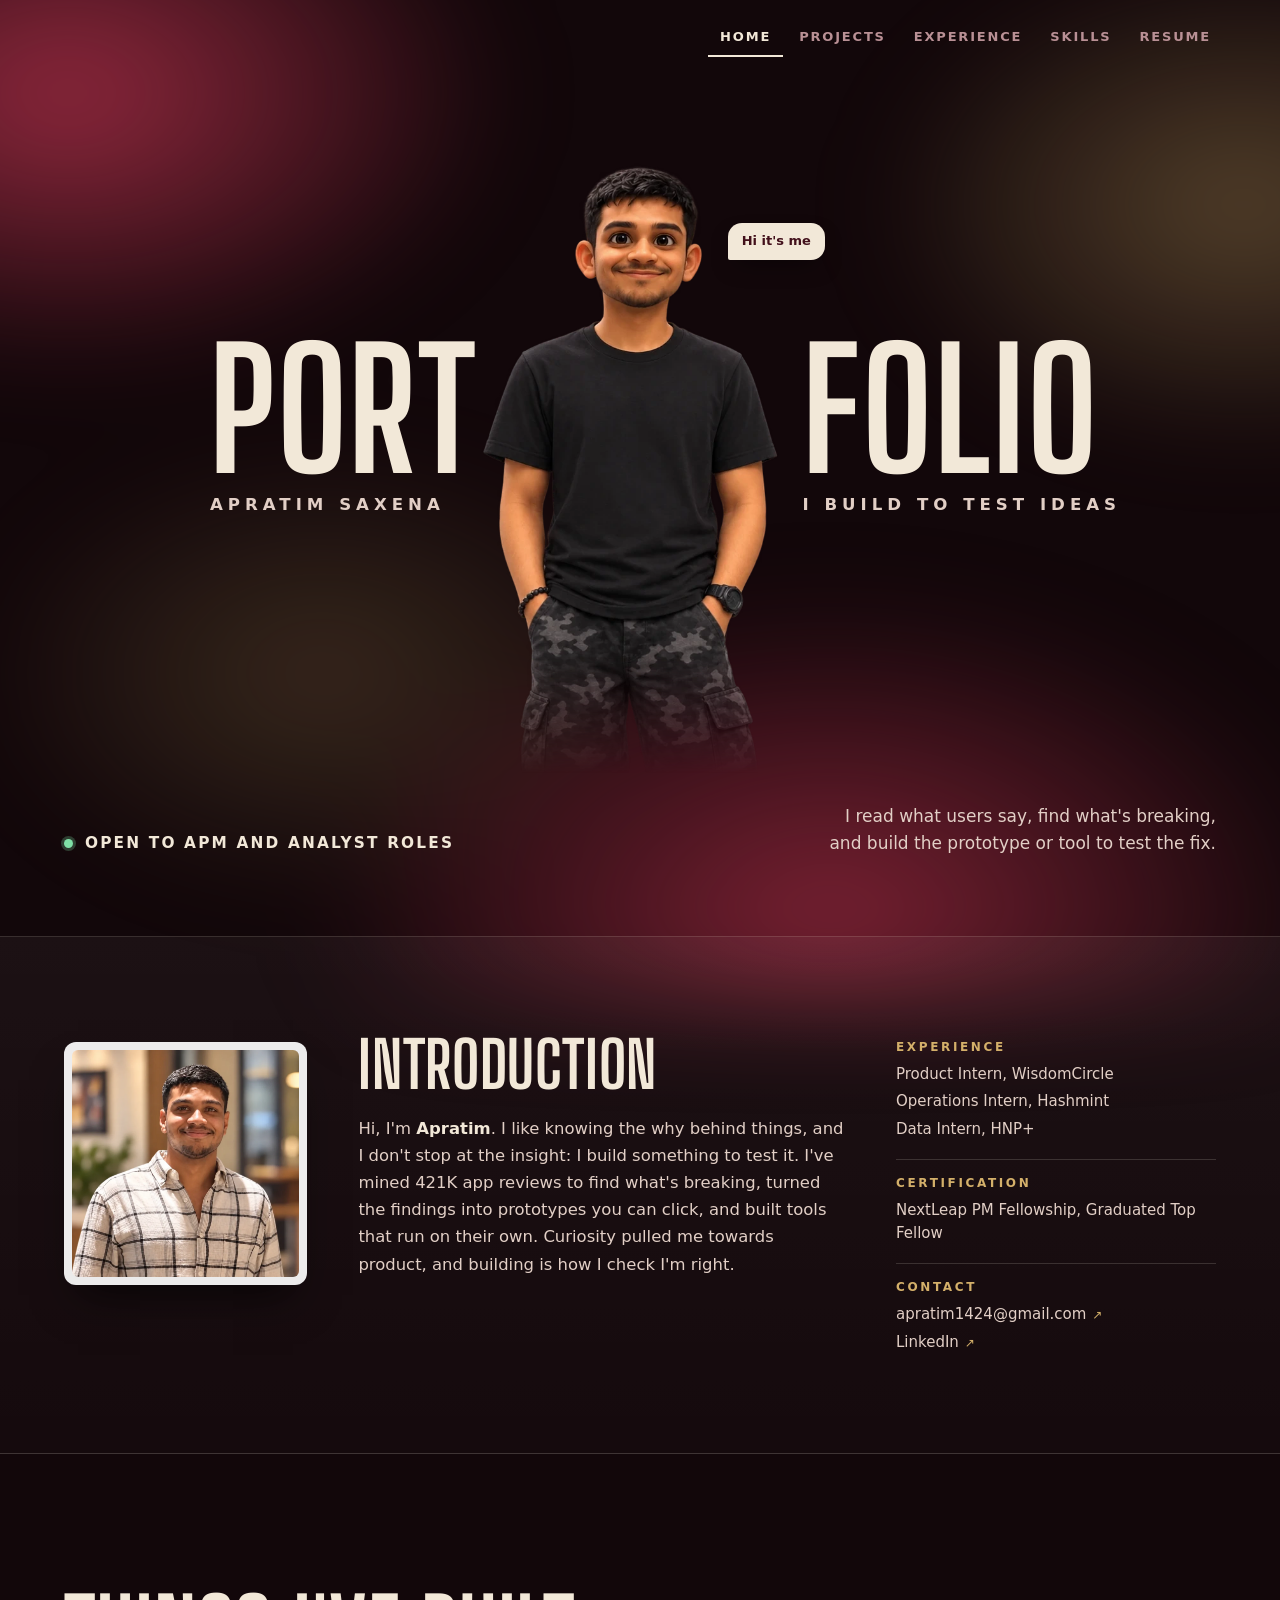
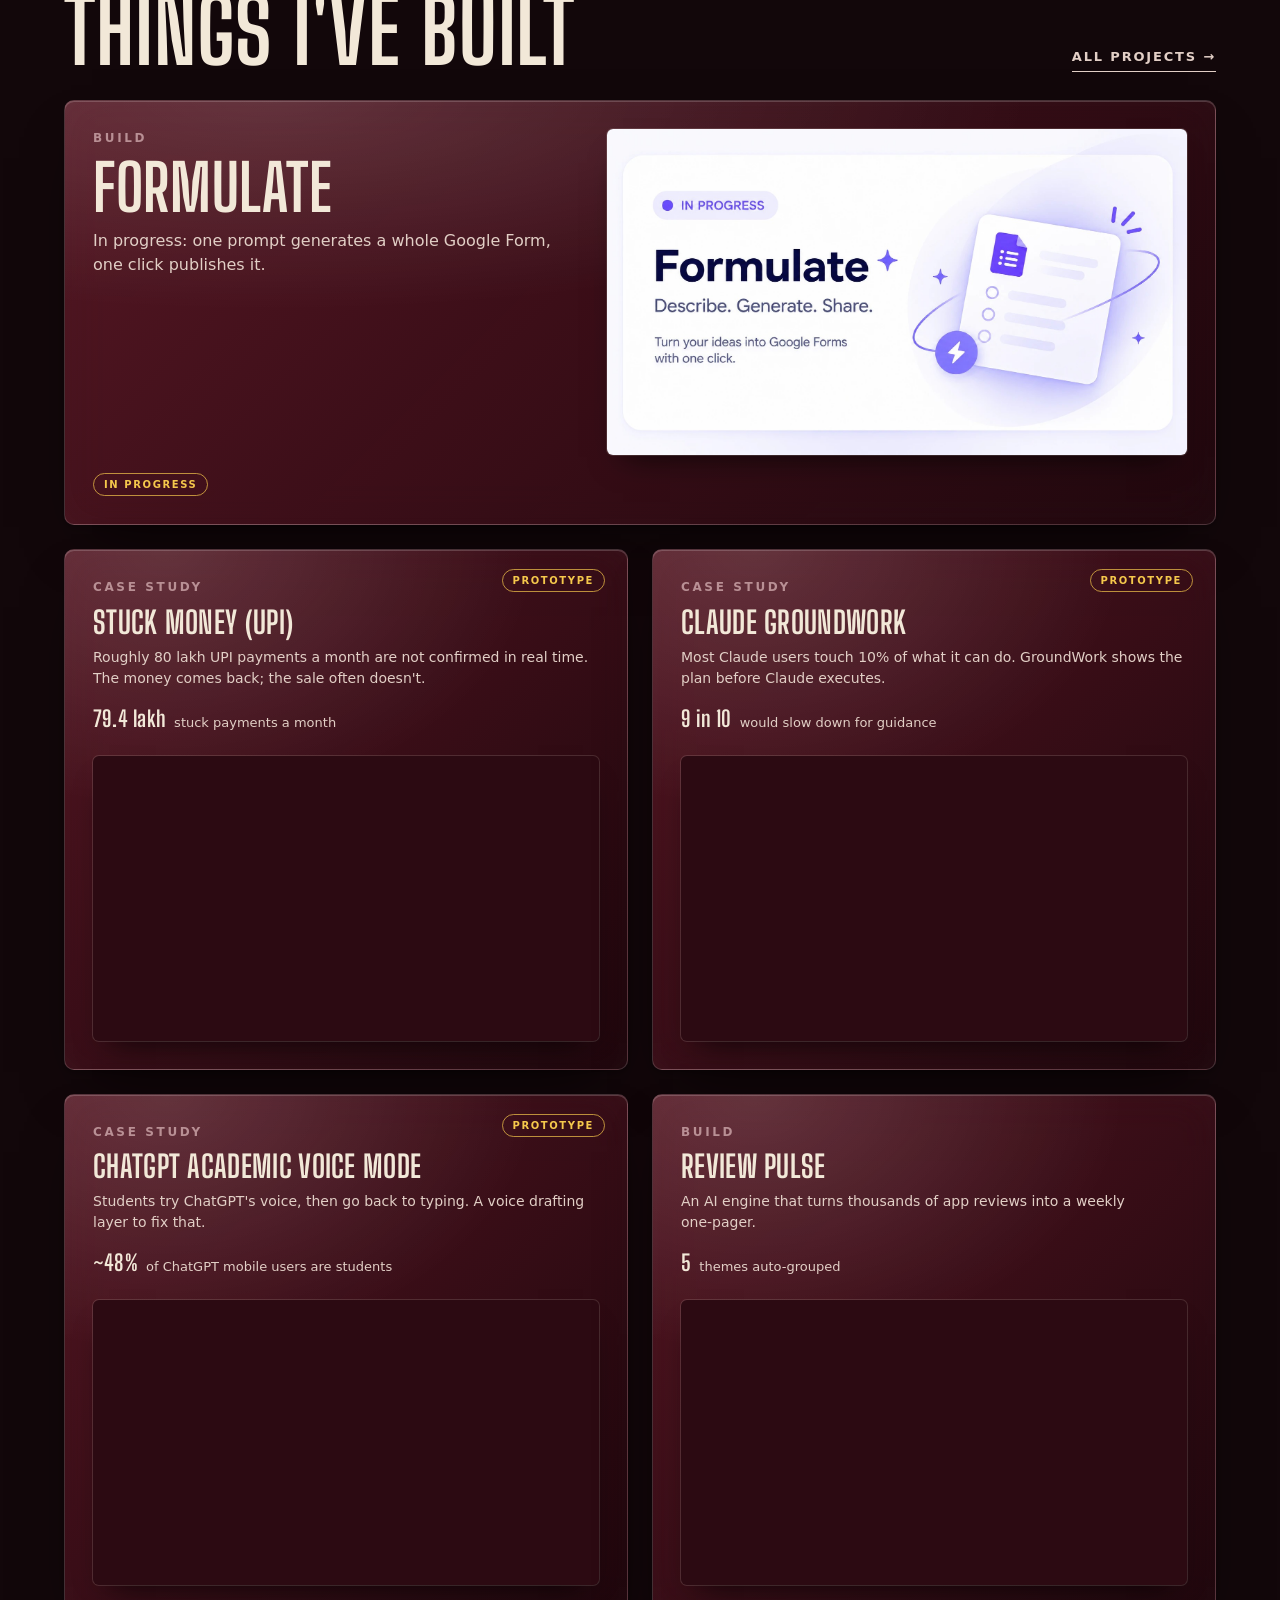
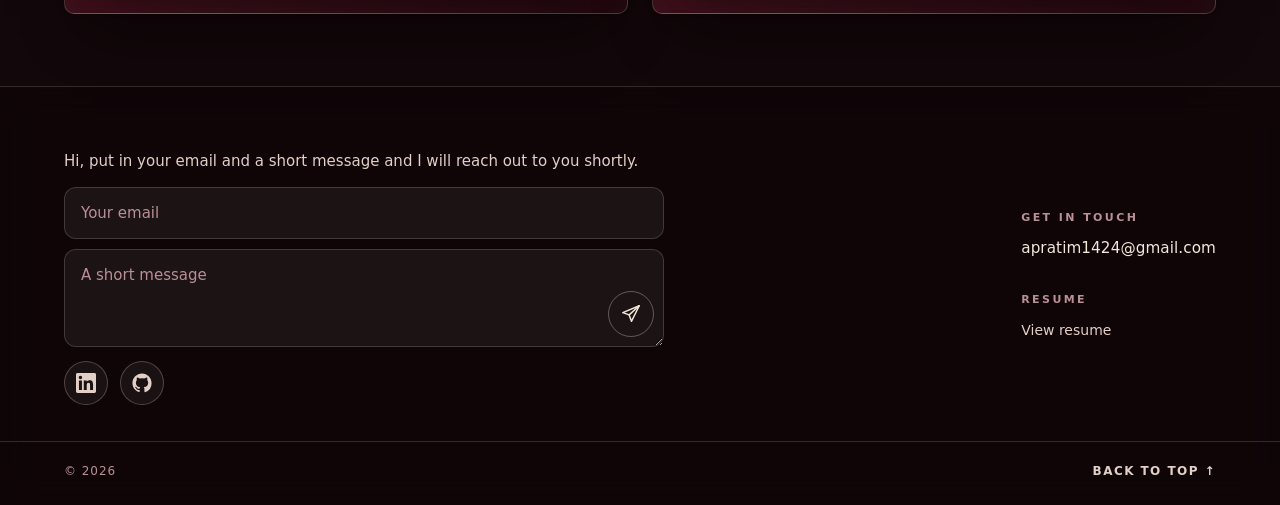
<file: index.html>
<!doctype html>
<html lang="en">
<head>
  <meta charset="utf-8">
  <meta name="viewport" content="width=device-width, initial-scale=1, viewport-fit=cover">
  <title>Portfolio-Apratim</title>
  <meta name="description" content="Apratim Saxena, aspiring APM who builds. I find what's breaking in real products from real data, then build the prototype or tool to test the fix. Open to APM and Analyst roles.">
  <link rel="canonical" href="https://apratim-1407.github.io/">
  <meta property="og:type" content="website">
  <meta property="og:site_name" content="Portfolio-Apratim">
  <meta property="og:title" content="Portfolio-Apratim">
  <meta property="og:description" content="Apratim Saxena, aspiring APM who builds. I find what's breaking in real products from real data, then build the prototype or tool to test the fix. Open to APM and Analyst roles.">
  <meta property="og:url" content="https://apratim-1407.github.io/">
  <meta property="og:image" content="https://apratim-1407.github.io/assets/og-preview-pm.png">
  <meta property="og:image:width" content="1200">
  <meta property="og:image:height" content="630">
  <meta property="og:image:alt" content="Apratim Saxena, aspiring APM who builds. Portfolio.">
  <meta name="twitter:card" content="summary_large_image">
  <meta name="twitter:title" content="Portfolio-Apratim">
  <meta name="twitter:description" content="Apratim Saxena, aspiring APM who builds. I find what's breaking in real products from real data, then build the prototype or tool to test the fix. Open to APM and Analyst roles.">
  <meta name="twitter:image" content="https://apratim-1407.github.io/assets/og-preview-pm.png">
  <meta name="color-scheme" content="dark">
  <meta name="theme-color" content="#12070a">
  <link rel="icon" href="data:image/svg+xml,<svg xmlns='http://www.w3.org/2000/svg' viewBox='0 0 100 100'><rect width='100' height='100' rx='14' fill='%235f1726'/><text x='50' y='72' font-size='64' font-weight='700' text-anchor='middle' fill='%23efe8d6' font-family='Arial Narrow, Arial'>A</text></svg>">
  <link rel="preconnect" href="https://fonts.googleapis.com">
  <link rel="preconnect" href="https://fonts.gstatic.com" crossorigin>
  <link rel="preconnect" href="https://api.fontshare.com">
  <link rel="preconnect" href="https://cdn.fontshare.com" crossorigin>
  <link href="https://fonts.googleapis.com/css2?family=Big+Shoulders+Display:wght@600;700;800&display=swap" rel="stylesheet">
  <link href="https://api.fontshare.com/v2/css?f[]=satoshi@400,500,700&display=swap" rel="stylesheet">
  <link rel="stylesheet" crossorigin href="/_build/styles-DkQitfq8.css">
  <script>window.__v="1794485933627"</script>
</head>
<body data-page="home">
<div id="top"></div>

<header class="nav">
  <div class="wrap">
    <a class="brand" href="index.html" translate="no">Apratim Saxena</a>
    <nav class="links" aria-label="Main">
      <a href="index.html" data-page="home">Home</a>
      <a href="projects.html" data-page="projects">Projects</a>
      <a href="experience.html" data-page="experience">Experience</a>
      <a href="skills.html" data-page="skills">Skills</a>
      <a class="resume-link" href="assets/resume.pdf" target="_blank" rel="noopener">Resume</a>
    </nav>
  </div>
</header>

<main id="main" class="wrap">
  <section class="slide hero" aria-label="Cover">
    <h1 style="position:absolute;width:1px;height:1px;overflow:hidden;clip:rect(0 0 0 0)">Apratim Saxena, aspiring APM who builds: portfolio</h1>
    <div class="cover">
      <div class="w1"><span class="word" aria-hidden="true">Port</span><div class="sub" translate="no">Apratim Saxena</div></div>
      <div class="figure" role="button" tabindex="0" aria-label="Apratim. Tap to change the speech bubble.">
        <span class="figbox">
          <img src="/_build/me-hero-aPEJI04K.webp" alt="Illustrated portrait of Apratim Saxena" width="509" height="968" fetchpriority="high">
          <img class="blink l" src="[data-uri]" alt="" aria-hidden="true">
          <img class="blink r" src="[data-uri]" alt="" aria-hidden="true">
        </span>
        <span class="cap" aria-live="polite">Hi it's me</span>
      </div>
      <div class="w2"><span class="word" aria-hidden="true">Folio</span><div class="sub">I build to test ideas</div></div>
    </div>
    <div class="hero-foot">
      <span class="avail"><i aria-hidden="true"></i>Open to APM and Analyst roles</span>
      <p>I read what users say, find what's breaking, and build the prototype or tool to test the fix.</p>
    </div>
  </section>

  <section class="slide intro rv" aria-labelledby="intro-title">
    <figure class="portrait">
      <img src="/_build/me-photo-DbpDATzK.webp" alt="Apratim Saxena" width="900" height="900" decoding="async">
    </figure>
    <div class="intro-text">
      <h2 id="intro-title">Introduction</h2>
      <p class="lead">Hi, I'm <b>Apratim</b>. I like knowing the why behind things, and I don't stop at the insight: I build something to test it. I've mined 421K app reviews to find what's breaking, turned the findings into prototypes you can click, and built tools that run on their own. Curiosity pulled me towards product, and building is how I check I'm right.</p>
    </div>
    <aside class="frame" aria-label="At a glance">
      <div><h3>Experience</h3><ul><li>Product Intern, WisdomCircle</li><li>Operations Intern, Hashmint</li><li>Data Intern, HNP+</li></ul></div>
      <div><h3>Certification</h3><ul><li>NextLeap PM Fellowship, Graduated Top Fellow</li></ul></div>
      <div><h3>Contact</h3><ul><li><a class="ext" href="mailto:apratim1424@gmail.com" translate="no">apratim1424@gmail.com<span class="arr" aria-hidden="true">↗</span></a></li><li><a class="ext" href="https://www.linkedin.com/in/apratim-saxena/" target="_blank" rel="noopener">LinkedIn<span class="arr" aria-hidden="true">↗</span></a></li></ul></div>
    </aside>
  </section>

  <section class="sec" id="sec-work" aria-labelledby="work-title">
    <div class="sec-head">
      <h2 id="work-title">Things I've built</h2>
      <a class="link" href="projects.html">All <span data-count></span> projects →</a>
    </div>
    <ul class="deck" id="featured"></ul>
  </section>
</main>

<div class="scrim" aria-hidden="true"></div>
<div class="win" id="win" role="dialog" aria-modal="true" aria-label="Project viewer">
  <div class="bar">
    <div class="lights">
      <button class="r" type="button" data-act="close" aria-label="Close"></button>
      <button class="g" type="button" data-act="max" aria-label="Maximise"></button>
    </div>
    <div class="crumb"></div>
    <div class="bar-r">
      <span class="count"></span>
      <button class="icon" type="button" data-act="prev" aria-label="Previous project">←</button>
      <button class="icon" type="button" data-act="next" aria-label="Next project">→</button>
      <button class="icon close" type="button" data-act="close" aria-label="Close">✕</button>
    </div>
  </div>
  <div class="win-body">
    <div class="win-info"></div>
    <div class="stage">
      <div class="stage-bar">
        <div class="tabs" role="tablist"></div>
        <span class="hint"><kbd>←</kbd><kbd>→</kbd> to browse, <kbd>esc</kbd> to close</span>
        <a class="btn sm open-full" target="_blank" rel="noopener">Open full ↗</a>
      </div>
      <div class="viewer"></div>
    </div>
  </div>
  <div class="win-nav" aria-label="Browse projects">
    <button class="wn-btn" type="button" data-act="prev" aria-label="Previous project">←</button>
    <span class="count" aria-live="polite"></span>
    <button class="wn-btn" type="button" data-act="next" aria-label="Next project">→</button>
  </div>
</div>

<footer class="site-foot">
  <div class="wrap foot-main">
    <div class="foot-left">
      <form class="msg-form" action="https://formsubmit.co/apratim1424@gmail.com" method="POST" novalidate>
        <p class="msg-intro" id="msg-intro">Hi, put in your email and a short message and I will reach out to you shortly.</p>
        <div class="msg-fields">
          <label class="vh" for="msg-email">Your email</label>
          <input id="msg-email" class="msg-box" type="email" name="email" placeholder="Your email" autocomplete="email" inputmode="email" required aria-describedby="msg-intro">
          <label class="vh" for="msg-text">Your message</label>
          <div class="msg-wrap">
            <textarea id="msg-text" class="msg-box" name="message" rows="3" placeholder="A short message" maxlength="2000" required></textarea>
            <button class="msg-send" type="submit" aria-label="Send message">
              <svg viewBox="0 0 24 24" aria-hidden="true"><path d="M21 3 3 10.5l7 2.5 2.5 7z"/><path d="M21 3 10 13"/></svg>
            </button>
          </div>
          <input type="text" name="_honey" class="vh" tabindex="-1" autocomplete="off" aria-hidden="true">
          <input type="hidden" name="_subject" value="New message from your portfolio">
          <input type="hidden" name="_template" value="table">
          <input type="hidden" name="_captcha" value="false">
        </div>
        <p class="msg-status" role="status" aria-live="polite"></p>
      </form>
      <ul class="socials" aria-label="Social links">
        <li><a href="https://www.linkedin.com/in/apratim-saxena/" target="_blank" rel="noopener" aria-label="LinkedIn" title="LinkedIn"><svg viewBox="0 0 24 24" aria-hidden="true"><path d="M20.45 20.45h-3.56v-5.57c0-1.33-.03-3.04-1.85-3.04-1.85 0-2.14 1.45-2.14 2.94v5.67H9.35V9h3.41v1.56h.05c.48-.9 1.64-1.85 3.37-1.85 3.6 0 4.27 2.37 4.27 5.46v6.28zM5.34 7.43a2.06 2.06 0 1 1 0-4.12 2.06 2.06 0 0 1 0 4.12zM7.12 20.45H3.56V9h3.56v11.45zM22.22 0H1.77C.79 0 0 .77 0 1.73v20.54C0 23.23.79 24 1.77 24h20.45c.98 0 1.78-.77 1.78-1.73V1.73C24 .77 23.2 0 22.22 0z"/></svg></a></li>
        <li><a href="https://github.com/apratim-1407" target="_blank" rel="noopener" aria-label="GitHub" title="GitHub"><svg viewBox="0 0 24 24" aria-hidden="true"><path d="M12 .5C5.65.5.5 5.65.5 12c0 5.08 3.29 9.39 7.86 10.91.58.11.79-.25.79-.56v-2c-3.2.7-3.87-1.37-3.87-1.37-.52-1.33-1.28-1.69-1.28-1.69-1.05-.72.08-.7.08-.7 1.15.08 1.76 1.19 1.76 1.19 1.03 1.76 2.7 1.25 3.36.96.1-.75.4-1.25.73-1.54-2.55-.29-5.24-1.28-5.24-5.69 0-1.26.45-2.28 1.19-3.09-.12-.29-.52-1.46.11-3.05 0 0 .97-.31 3.17 1.18a11 11 0 0 1 5.77 0c2.2-1.49 3.17-1.18 3.17-1.18.63 1.59.23 2.76.11 3.05.74.81 1.19 1.83 1.19 3.09 0 4.42-2.69 5.39-5.26 5.68.41.36.78 1.06.78 2.14v3.17c0 .31.21.68.8.56A11.51 11.51 0 0 0 23.5 12C23.5 5.65 18.35.5 12 .5z"/></svg></a></li>
      </ul>
    </div>
    <div class="foot-grid">
      <div class="foot-contact">
        <h2>Get in touch</h2>
        <a class="foot-mail" href="mailto:apratim1424@gmail.com" translate="no">apratim1424@gmail.com</a>
      </div>
      <div class="foot-resumes">
        <h2>Resume</h2>
        <ul>
          <li><a href="assets/resume.pdf" target="_blank" rel="noopener">View resume</a></li>
        </ul>
      </div>
    </div>
  </div>
  <div class="wrap foot-row">
    <span>© <span data-year></span></span>
    <button class="to-top" type="button">Back to top <span class="up" aria-hidden="true">↑</span></button>
  </div>
</footer>

<script src="data.js?v=1794485933627"></script>
<script src="main.js?v=1794485933627"></script>
</body>
</html>
</file>
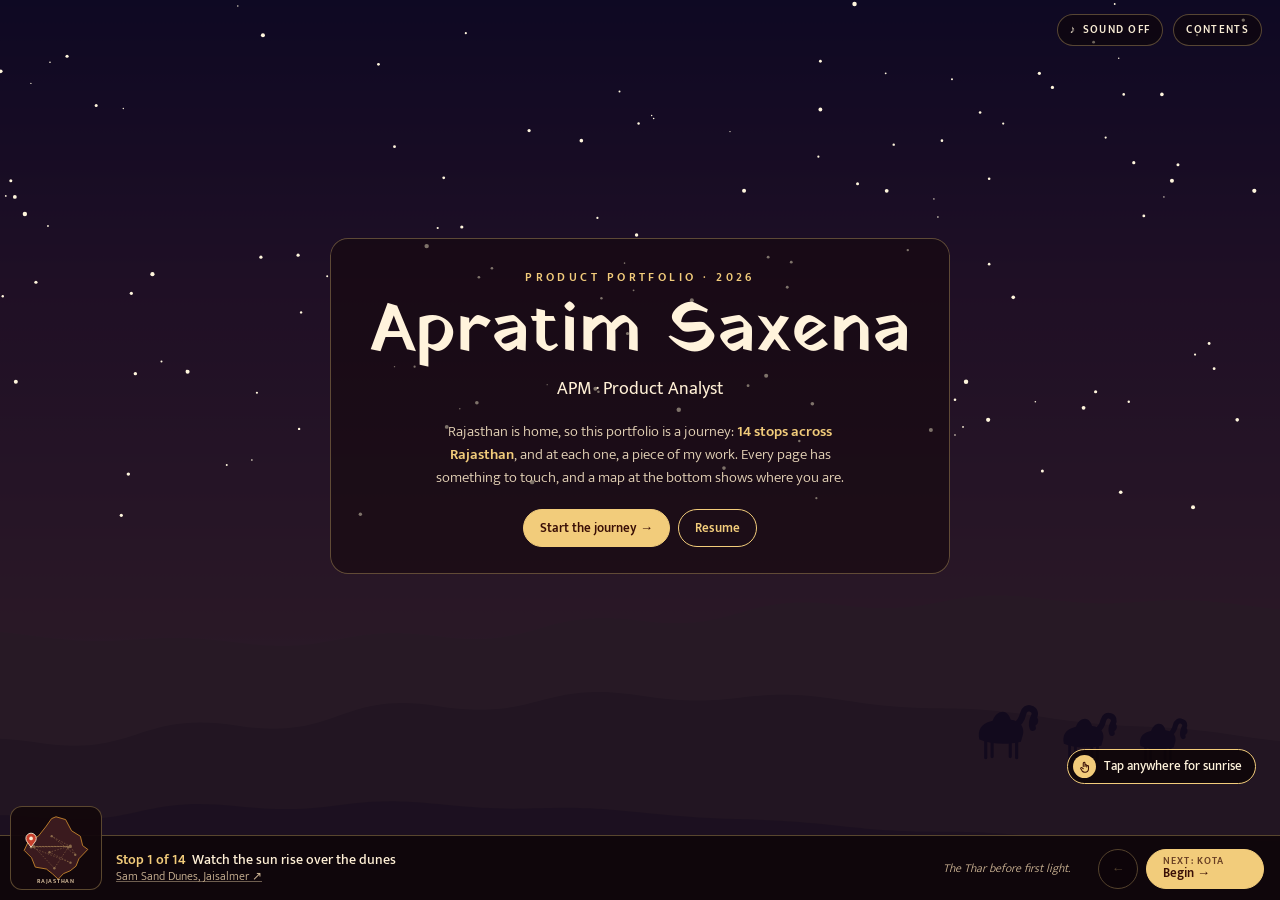
<file: rajasthan/index.html>
<!doctype html>
<html lang="en">
<head>
<meta charset="utf-8">
<meta name="viewport" content="width=device-width, initial-scale=1, viewport-fit=cover">
<meta name="theme-color" content="#14080c">
<style>[hidden]{display:none!important}</style>
<script>
/* Phones and touch screens get the lighter version of the same pages (fewer effects, simpler motion, sound off). */
if(matchMedia('(max-width:760px),(hover:none) and (pointer:coarse)').matches)document.documentElement.classList.add('lite');
</script>
<title>14 Stops in Rajasthan</title>
<meta name="description" content="Apratim Saxena's portfolio, told as a journey of 14 stops across Rajasthan. APM / Product Analyst.">
<meta property="og:type" content="website">
<meta property="og:site_name" content="Apratim Saxena">
<meta property="og:title" content="Apratim Saxena · 14 Stops in Rajasthan">
<meta property="og:description" content="A product portfolio told as a journey of 14 stops across Rajasthan.">
<meta property="og:url" content="https://apratim-1407.github.io/rajasthan/">
<meta property="og:image" content="https://apratim-1407.github.io/rajasthan/og-image.png">
<meta property="og:image:type" content="image/png">
<meta property="og:image:width" content="1200">
<meta property="og:image:height" content="630">
<meta property="og:image:alt" content="Apratim Saxena, APM / Product Analyst: 14 stops across Rajasthan, a desert sunset with a fort and a camel caravan.">
<meta name="twitter:card" content="summary_large_image">
<meta name="twitter:title" content="Apratim Saxena · 14 Stops in Rajasthan">
<meta name="twitter:description" content="A product portfolio told as a journey of 14 stops across Rajasthan.">
<meta name="twitter:image" content="https://apratim-1407.github.io/rajasthan/og-image.png">
<meta name="claude:viewport-fit-sides" content="cover">
<link rel="preconnect" href="https://fonts.gstatic.com" crossorigin>
<link rel="stylesheet" href="https://fonts.googleapis.com/css2?family=Yatra+One&family=Mukta:wght@300;400;500;600;700&display=swap">
<style>
/* Horizontal travel book: 14 pages slide sideways. Card alternates left/right. One hands-on action per page, named in a pill at the foot. Route map lives in the location bar. */
:root{
  --gold:#f2cc7b; --cream:#f8ecd4; --ink:#14080c; --card:rgba(20,8,12,.82); --line:rgba(242,204,123,.32); --dim:#cdb595;
  --display:'Yatra One',Georgia,serif; --body:'Mukta','Segoe UI',sans-serif;
  color-scheme: dark;
}
*{box-sizing:border-box}
html,body{margin:0;height:100%;overflow:hidden}
body{background:var(--ink);color:var(--cream);font-family:var(--body);font-weight:300;line-height:1.55;font-size:16px;overscroll-behavior:none}
a{color:var(--gold)}
button,input{font-family:var(--body)}

.deck{position:relative;height:100%;display:flex;will-change:transform;transition:transform 1s cubic-bezier(.77,0,.18,1)}
.pg{position:relative;flex:0 0 100vw;width:100vw;height:100%;overflow:hidden;isolation:isolate;display:flex;align-items:center;
  padding:calc(112px + env(safe-area-inset-top,0px)) max(24px,5vw,env(safe-area-inset-right,0px)) 112px max(24px,5vw,env(safe-area-inset-left,0px))}
.pg.R{justify-content:flex-end}.pg.C{justify-content:center}
.art{position:absolute;inset:-2px -12vw;z-index:-2;transition:transform 1s cubic-bezier(.77,0,.18,1);will-change:transform}
.art svg{width:100%;height:100%;display:block}
.drag .art{touch-action:none}
.drag{-webkit-user-select:none;user-select:none}
.shade{position:absolute;inset:0;z-index:-1;pointer-events:none}
.L .shade{background:linear-gradient(90deg,rgba(12,4,7,.6),rgba(12,4,7,.12) 48%,transparent 68%)}
.R .shade{background:linear-gradient(270deg,rgba(12,4,7,.6),rgba(12,4,7,.12) 48%,transparent 68%)}

.card{position:relative;width:min(500px,100%);background:var(--card);border:1px solid var(--line);border-radius:18px;padding:22px 22px 18px;
  clip-path:inset(0 100% 0 0 round 18px);transition:clip-path 1s cubic-bezier(.77,0,.18,1) .45s}
.R .card{clip-path:inset(0 0 0 100% round 18px)}
.C .card{clip-path:inset(50% 0 50% 0 round 18px)}
.on .card{clip-path:inset(0 0 0 0 round 18px)}
.card>*{opacity:0;transform:translateY(12px);transition:opacity .55s ease,transform .6s cubic-bezier(.22,1,.36,1)}
.on .card>*{opacity:1;transform:none}
.on .card>*:nth-child(1){transition-delay:.8s}.on .card>*:nth-child(2){transition-delay:.88s}.on .card>*:nth-child(3){transition-delay:.96s}
.on .card>*:nth-child(4){transition-delay:1.04s}.on .card>*:nth-child(5){transition-delay:1.12s}.on .card>*:nth-child(6){transition-delay:1.2s}
.on .card>*:nth-child(7){transition-delay:1.28s}.on .card>*:nth-child(8){transition-delay:1.36s}.on .card>*:nth-child(9){transition-delay:1.44s}
.meta{display:flex;align-items:center;gap:10px;margin-bottom:10px;flex-wrap:wrap}
.no{font-family:var(--display);font-size:15px;color:var(--gold);font-variant-numeric:tabular-nums}
.cat{font-size:10.5px;letter-spacing:.16em;text-transform:uppercase;font-weight:600;border:1px solid var(--line);border-radius:999px;padding:3px 10px}
.cat.exp{border-color:#6fc3b2;color:#a8e6d8}.cat.res{border-color:#e59a8c;color:#f6c3b8}.cat.cs{border-color:#f2cc7b;color:#f8dfa6}
.cat.bld{border-color:#9fd27a;color:#c9eeac}.cat.oth{border-color:#b7a6e8;color:#d8ccff}
h2{font-family:var(--display);font-weight:400;font-size:clamp(22px,3.4vw,32px);line-height:1.14;margin:0 0 3px;color:#fff3dc;text-wrap:balance}
.sub{font-size:13px;color:var(--dim);margin:0 0 10px}
.hook{font-size:16px;margin:0 0 10px;color:#fff0d6;font-weight:400}
ul.pts{margin:0 0 12px;padding-left:18px;display:grid;gap:5px}
ul.pts li{font-size:14.3px;color:#ead8bb}
b{color:var(--gold);font-weight:600}
.mets{display:flex;flex-wrap:wrap;gap:8px 22px;margin:0 0 12px;padding-top:11px;border-top:1px solid rgba(242,204,123,.2)}
.mets div{display:flex;flex-direction:column}
.mets strong{font-family:var(--display);font-weight:400;font-size:26px;line-height:1.05;color:var(--gold);font-variant-numeric:tabular-nums}
.mets span{font-size:10.5px;letter-spacing:.08em;text-transform:uppercase;color:var(--dim)}
.links{display:flex;flex-wrap:wrap;gap:8px}
.go{display:inline-flex;align-items:center;gap:6px;font-size:13px;font-weight:600;color:#3a0f06;background:var(--gold);border:1px solid var(--gold);
  border-radius:999px;padding:7px 16px;text-decoration:none;cursor:pointer;transition:transform .15s,opacity .2s}
.go:hover{transform:translateY(-2px)}.go.gh{background:transparent;color:var(--gold)}.go[disabled]{opacity:.5;cursor:default;transform:none}
.go:focus-visible,.ib:focus-visible{outline:3px solid var(--cream);outline-offset:2px}
.tools{display:flex;flex-wrap:wrap;gap:6px;margin:0 0 12px}
.tools span{font-size:12px;border:1px solid rgba(242,204,123,.35);border-radius:6px;padding:2px 8px;color:#ead8bb}
.out{margin:0 0 12px;padding:9px 12px;border-radius:12px;background:rgba(242,204,123,.1);border-left:3px solid var(--gold);font-size:13.5px;color:#fff0d6;min-height:20px}
.out em{font-style:normal;color:var(--gold);font-weight:600}
.ctl{display:flex;gap:8px;align-items:center;margin:0 0 12px;flex-wrap:wrap}
.ctl input[type=range]{flex:1;min-width:160px;accent-color:#f2cc7b}
.ctl input[type=text]{flex:1;min-width:170px;background:rgba(0,0,0,.35);border:1px solid var(--line);color:var(--cream);border-radius:10px;padding:8px 11px;font-size:14px}
.chip{display:inline-block;font-size:12.5px;font-weight:600;border-radius:999px;padding:4px 11px;background:#3a2a10;color:var(--gold);transition:background .3s,color .3s}
.chip.p{background:#5a3a10;color:#ffd98a}.chip.ok{background:#1f5a3a;color:#bff0c8}
.form{border:1px solid var(--line);border-radius:12px;padding:12px;margin:0 0 12px;background:rgba(242,230,204,.06)}
.form h4{margin:0 0 8px;font-family:var(--display);font-weight:400;color:#fff3dc;font-size:17px}
.form .f{display:flex;justify-content:space-between;gap:10px;font-size:13px;border-top:1px dashed rgba(242,204,123,.25);padding:6px 0;animation:rise .4s ease both}
.form .f span:last-child{color:var(--dim);white-space:nowrap}
.form small{display:block;color:var(--dim);font-size:11.5px;margin-top:6px}
@keyframes rise{from{opacity:0;transform:translateY(6px)}to{opacity:1;transform:none}}

/* cover */
.cover .card{width:min(620px,100%);text-align:center;padding:30px 26px 26px;background:rgba(20,8,12,.55)}
.kick{font-size:11.5px;letter-spacing:.3em;text-transform:uppercase;color:var(--gold);margin:0 0 10px;font-weight:600}
h1{font-family:var(--display);font-weight:400;font-size:clamp(38px,8vw,70px);line-height:1.02;margin:0;color:#fff3dc}
.role{font-size:clamp(15px,2.6vw,18px);margin:8px 0 0;color:#fff0d6;font-weight:400}
.how{margin:16px auto 0;max-width:46ch;font-size:15px;color:#ead8bb}
.cover .links{justify-content:center;margin-top:20px}

/* action pill: what to do */
.act{position:absolute;z-index:4;right:24px;bottom:84px;transform:translateY(10px);display:flex;align-items:center;gap:8px;
  background:rgba(14,5,8,.85);border:1px solid var(--gold);border-radius:999px;padding:5px 13px 5px 5px;font-size:12.5px;font-weight:500;color:#fff3dc;
  white-space:nowrap;opacity:0;transition:opacity .5s ease 1.6s,transform .6s ease 1.6s;pointer-events:none;max-width:calc(100vw - 32px)}
.on .act{opacity:1;transform:none}
.act .gi{flex:none;width:23px;height:23px;border-radius:50%;background:var(--gold);display:grid;place-items:center;animation:gip 1.8s ease-in-out infinite}
.act .gi svg{width:14px;height:14px}
/* just above the bottom bar: "Hide content" on the left, the instruction pill on the right */
.dock{position:absolute;z-index:4;left:max(24px,env(safe-area-inset-left,0px));right:max(24px,env(safe-area-inset-right,0px));bottom:84px;display:flex;justify-content:space-between;align-items:flex-end;gap:12px;pointer-events:none}
.dock .act{position:static;right:auto;bottom:auto;margin-left:auto}
.hc{pointer-events:auto;flex:none;display:inline-flex;align-items:center;gap:7px;background:rgba(14,5,8,.85);color:#fff3dc;border:1px solid var(--gold);border-radius:999px;
  padding:7px 15px;font-size:12.5px;font-weight:600;cursor:pointer;opacity:0;transition:opacity .5s ease 1.6s}
.on .hc{opacity:1}.hc:hover{background:rgba(40,16,20,.95)}.hc:focus-visible{outline:3px solid var(--cream);outline-offset:2px}
.pg.hidec .card{opacity:0!important;visibility:hidden!important;pointer-events:none;transition:opacity .3s ease,visibility 0s .3s!important}
.act.fact{white-space:normal;max-width:min(360px,calc(100vw - 32px));border-radius:14px;align-items:flex-start;padding:8px 13px 8px 8px;line-height:1.4}
.act.fact b{color:var(--gold)}
@keyframes gip{0%,100%{box-shadow:0 0 0 0 rgba(242,204,123,.6)}60%{box-shadow:0 0 0 10px rgba(242,204,123,0)}}
.act span.t{overflow:hidden;text-overflow:ellipsis}
.dial{position:absolute;z-index:4;bottom:142px;left:32%;transform:translateX(-50%);width:min(380px,80vw);display:flex;gap:10px;align-items:center;
  background:rgba(14,5,8,.82);border:1px solid var(--line);border-radius:999px;padding:8px 14px}
.dial input{flex:1;accent-color:#f2cc7b}
@media(max-width:1100px){.dial{left:50%}}

/* location bar with route map */
/* top, full width: the map, "Stop n of 14", the title and the place link */
.pin{position:absolute;z-index:3;top:0;left:0;right:0;display:flex;align-items:center;gap:12px;
  padding:calc(8px + env(safe-area-inset-top,0px)) max(18px,env(safe-area-inset-right,0px)) 8px max(18px,env(safe-area-inset-left,0px));
  background:rgba(14,5,8,.88);border-bottom:1px solid var(--line)}
.map{flex:none;width:84px;height:76px;background:rgba(20,8,12,.95);border:1px solid var(--line);border-radius:12px;padding:4px}
.map svg{width:100%;height:100%;display:block}
.map .curp{transform-box:fill-box;transform-origin:50% 100%;transform:translateY(-8px) scale(.4);opacity:0;transition:transform .7s cubic-bezier(.3,1.7,.5,1) 1.1s,opacity .3s 1.1s}
.on .map .curp{transform:none;opacity:1}
.map .trail{stroke-dasharray:400;stroke-dashoffset:400;transition:stroke-dashoffset 1.6s ease .7s}
.on .map .trail{stroke-dashoffset:0}
.pin .tx{min-width:0;display:flex;flex-direction:column;line-height:1.3}
.pin .td{display:flex;flex-direction:column}
.pin .td i{font-style:normal;color:var(--gold);font-weight:600;font-size:12.5px;letter-spacing:.06em}
.pin .tt{font-size:15px;color:#fff0d6;font-weight:500;display:-webkit-box;-webkit-line-clamp:2;-webkit-box-orient:vertical;overflow:hidden}
.pin .loc{font-size:12px;color:var(--dim)}
.pin .loc a{color:var(--dim);text-decoration:underline;text-decoration-color:rgba(205,181,149,.5)}
.pin .nt{display:none}

/* bottom bar: where you are (count), sound, contents, previous, next */
.bar{position:fixed;bottom:0;left:0;right:0;z-index:30;display:flex;align-items:center;gap:10px;
  padding:10px max(18px,env(safe-area-inset-right,0px)) calc(10px + env(safe-area-inset-bottom,0px)) max(18px,env(safe-area-inset-left,0px));
  background:rgba(14,5,8,.9);border-top:1px solid var(--line);font-size:11.5px;letter-spacing:.14em;text-transform:uppercase}
.bar .sp{flex:1}
.tl,.nv{display:contents}
/* DESKTOP layout (not the phone version): the top of the screen is empty except Sound and Contents
   at the top-right; the bottom has the map strip on the left and Previous / Next on the right. No page count. */
html:not(.lite) .bar{display:contents}
html:not(.lite) .bar .cnt,html:not(.lite) .bar .sp{display:none}
html:not(.lite) .tl{display:flex;gap:10px;position:fixed;z-index:30;top:calc(14px + env(safe-area-inset-top,0px));right:max(18px,env(safe-area-inset-right,0px))}
html:not(.lite) .nv{display:flex;gap:8px;align-items:center;position:fixed;z-index:31;right:max(16px,env(safe-area-inset-right,0px));bottom:calc(11px + env(safe-area-inset-bottom,0px))}
html:not(.lite) .pg{padding-top:calc(62px + env(safe-area-inset-top,0px));padding-bottom:150px}
html:not(.lite) .pin{top:auto;bottom:0;left:0;right:0;gap:14px;min-height:62px;
  padding:10px 210px calc(10px + env(safe-area-inset-bottom,0px)) max(10px,env(safe-area-inset-left,0px));border-bottom:0;border-top:1px solid var(--line)}
html:not(.lite) .map{width:92px;height:84px;margin-top:-40px}
html:not(.lite) .pin .td{display:block;font-size:14px;color:#fff0d6;font-weight:500;white-space:nowrap;overflow:hidden;text-overflow:ellipsis}
html:not(.lite) .pin .td i{display:inline;font-size:inherit;letter-spacing:0;margin-right:6px}
html:not(.lite) .pin .tt{display:inline;font-size:inherit;-webkit-line-clamp:unset}
@media(min-width:1050px){html:not(.lite) .pin .nt{display:block;font-size:12px;color:var(--dim);font-style:italic;margin-left:auto;max-width:42ch}}
html:not(.lite) .dock{bottom:116px}
html:not(.lite) .hc{display:none}
.bar .cnt{font-family:var(--display);font-size:17px;letter-spacing:.06em;color:var(--gold);font-variant-numeric:tabular-nums;white-space:nowrap;margin-right:8px}
.ib{display:inline-flex;align-items:center;gap:6px;background:rgba(14,5,8,.6);color:var(--cream);border:1px solid var(--line);
  border-radius:999px;padding:6px 12px;font-size:11px;letter-spacing:.12em;text-transform:uppercase;font-weight:600;cursor:pointer}
.ib:hover{border-color:var(--gold)}
.bar .pv,.bar .nx{height:40px;border-radius:999px;border:1px solid var(--gold);background:rgba(14,5,8,.7);color:var(--gold);cursor:pointer;font-weight:600;font-size:13px;letter-spacing:0;text-transform:none}
.bar .pv{width:40px}
.bar .nx{padding:0 16px;background:var(--gold);color:#3a0f06;display:flex;flex-direction:column;align-items:flex-start;justify-content:center;line-height:1.05;min-width:118px}
.bar .nx small{font-size:9.5px;letter-spacing:.12em;text-transform:uppercase;opacity:.75;font-weight:600}
.bar .pv:disabled{opacity:.3;cursor:default}
.toc{position:fixed;inset:0;z-index:40;background:rgba(12,4,7,.95);overflow-y:auto;
  padding:calc(24px + env(safe-area-inset-top,0px)) max(22px,env(safe-area-inset-right,0px)) 40px max(22px,env(safe-area-inset-left,0px))}
.toc .in{max-width:860px;margin:0 auto}
.toc .hd{display:flex;justify-content:space-between;align-items:center;margin-bottom:18px}
.toc h3{font-family:var(--display);font-weight:400;font-size:26px;color:var(--gold);margin:0}
.toc ol{list-style:none;margin:0;padding:0;display:grid;grid-template-columns:repeat(auto-fill,minmax(250px,1fr));gap:8px}
.toc li button{width:100%;text-align:left;display:grid;grid-template-columns:30px 1fr;gap:1px 8px;color:var(--cream);background:none;
  border:1px solid rgba(242,204,123,.2);border-radius:10px;padding:10px 12px;cursor:pointer}
.toc li button:hover{border-color:var(--gold)}
.toc .n{font-family:var(--display);color:var(--gold);grid-row:span 2;font-size:18px}
.toc .t{font-size:14px;font-weight:500;line-height:1.3}.toc .p{font-size:11.5px;color:var(--dim)}

@media(max-width:760px){
  .pg,.pg.R,.pg.C{align-items:flex-start;justify-content:center;padding-top:calc(84px + env(safe-area-inset-top,0px));padding-bottom:84px}
  .card{width:100%;max-height:calc(100% - 20px);overflow-y:auto;padding:16px 15px 14px;border-radius:16px}
  .cover .card{margin-top:4vh}
  .hook{font-size:15px} ul.pts li{font-size:13.6px} ul.pts li:nth-child(3){display:none}
  .mets strong{font-size:22px}
  .pin{gap:9px;padding:calc(6px + env(safe-area-inset-top,0px)) max(12px,env(safe-area-inset-right,0px)) 6px max(12px,env(safe-area-inset-left,0px))}
  .map{width:58px;height:52px;padding:3px;border-radius:10px}
  .pin .td i{font-size:12px}.pin .tt{font-size:13.5px;line-height:1.25}.pin .loc{font-size:11.5px}
  .act{font-size:12px}
  /* "Hide content" and the instruction pill: same line, side by side, same height */
  .dock{left:max(12px,env(safe-area-inset-left,0px));right:max(12px,env(safe-area-inset-right,0px));bottom:72px;flex-direction:row;align-items:stretch;justify-content:flex-start;gap:8px}
  .hc{align-self:stretch}
  .dock .act{align-self:stretch;flex:1;min-width:0;max-width:none;margin-left:0;white-space:normal;border-radius:20px;line-height:1.25}
  .dock .act.fact{border-radius:16px}
  .dock:has(.act.fact) .hc{align-self:flex-end}
  .bar{gap:6px;padding-left:max(12px,env(safe-area-inset-left,0px));padding-right:max(12px,env(safe-area-inset-right,0px))}
  .bar .cnt{font-size:15px;margin-right:2px}
  .bar .nx{min-width:84px;padding:0 12px}.bar .nx small{display:none}
  #sndL{display:none}.ib{white-space:nowrap;padding:6px 10px}
  .L .shade,.R .shade{background:linear-gradient(180deg,rgba(12,4,7,.45),transparent 55%)}
}

/* scene motion */
.int{cursor:pointer}
.tw{animation:tw 3s ease-in-out infinite}@keyframes tw{0%,100%{opacity:.2}50%{opacity:1}}
.bob{transform-box:fill-box;transform-origin:50% 100%;animation:bob 3.4s ease-in-out infinite}@keyframes bob{0%,100%{transform:translateY(0) rotate(-1.5deg)}50%{transform:translateY(-5px) rotate(1.5deg)}}
.jolt{transform-box:fill-box;transform-origin:50% 100%;animation:jolt .5s ease-in-out infinite}@keyframes jolt{0%,100%{transform:translateY(0)}50%{transform:translateY(-3px)}}
.walk{animation:walk 46s linear infinite}@keyframes walk{from{transform:translateX(260px)}to{transform:translateX(-520px)}}
.flut{transform-box:fill-box;transform-origin:50% 50%;animation:flut 3.2s ease-in-out infinite}@keyframes flut{0%,100%{transform:rotate(-7deg)}50%{transform:rotate(7deg)}}
.glint{animation:tw 2.2s ease-in-out infinite}
.shoot{animation:shoot 7s ease-in infinite;opacity:0}@keyframes shoot{0%,82%{opacity:0;transform:translate(0,0)}86%{opacity:1}100%{opacity:0;transform:translate(-420px,210px)}}
.win{transition:fill .35s}.win.l{fill:#ffd98a}
.stp{opacity:0;transform-box:fill-box;transform-origin:50% 50%;transform:scale(1.25);transition:opacity 1.2s ease,transform 1.4s cubic-bezier(.2,.8,.3,1)}
.stp.s{opacity:1;transform:scale(1)}
.burst{transform-box:fill-box;transform-origin:50% 50%;animation:burst .9s ease-out forwards}@keyframes burst{0%{transform:scale(.2);opacity:1}100%{transform:scale(3);opacity:0}}
.ripple{transform-box:fill-box;transform-origin:50% 50%;animation:burst 1.6s ease-out infinite}
.note{animation:note 2.2s ease-out forwards}@keyframes note{0%{opacity:0;transform:translate(0,0)}20%{opacity:1}100%{opacity:0;transform:translate(var(--dx),-200px)}}
.spark{animation:spark 1.3s ease-out forwards}@keyframes spark{0%{opacity:1;transform:translate(0,0)}100%{opacity:0;transform:translate(var(--dx),var(--dy))}}
.steam{animation:steam 1.6s ease-out forwards}@keyframes steam{0%{opacity:.9;transform:translateY(0) scale(.8)}100%{opacity:0;transform:translateY(-150px) scale(1.7)}}
.flag{transform-box:fill-box;transform-origin:0 50%;animation:flag 2.4s ease-in-out infinite}@keyframes flag{0%,100%{transform:scaleX(1) skewY(0)}50%{transform:scaleX(.88) skewY(4deg)}}
.drift{animation:drift 24s linear forwards}@keyframes drift{to{transform:translateX(320px)}}
.kres{font-family:var(--body);font-size:16px;line-height:1.4;color:#fff0d6;background:rgba(20,8,12,.88);border:1px solid #f2cc7b;border-radius:14px;padding:12px 16px;text-align:center}
.kres em{font-style:normal;color:#f2cc7b;font-weight:700}
.cutk{transition:transform 1.6s cubic-bezier(.5,0,.8,.4),opacity 1.6s;transform-box:fill-box}
.cutk.gone{transform:translate(60px,900px) rotate(240deg);opacity:0}
.half{transition:transform .7s cubic-bezier(.3,1.5,.6,1);transform-box:fill-box}
.cracked .hl{transform:translate(-26px,-6px) rotate(-26deg)}.cracked .hr{transform:translate(26px,-6px) rotate(26deg)}
.leg{transform-box:fill-box;transform-origin:50% 0}
.walking .la{animation:lg .5s ease-in-out infinite}.walking .lb{animation:lg .5s ease-in-out infinite reverse}
@keyframes lg{0%,100%{transform:rotate(-16deg)}50%{transform:rotate(16deg)}}
/* fire: living flame */
.fx .glo{transform-box:fill-box;transform-origin:50% 50%;animation:glo 1.9s ease-in-out infinite}
@keyframes glo{0%,100%{opacity:.16;transform:scale(1)}30%{opacity:.27;transform:scale(1.07)}62%{opacity:.12;transform:scale(.95)}}
.fx .gnd{animation:glo2 1.3s ease-in-out infinite}@keyframes glo2{0%,100%{opacity:.35}50%{opacity:.6}}
.fx .t1,.fx .t2,.fx .t3{transform-box:fill-box;transform-origin:50% 100%}
.fx .t1{animation:t1 .95s ease-in-out infinite}.fx .t2{animation:t2 .7s ease-in-out infinite}.fx .t3{animation:t3 .5s ease-in-out infinite}
@keyframes t1{0%,100%{transform:scale(1,1) skewX(0)}25%{transform:scale(.93,1.12) skewX(5deg)}50%{transform:scale(1.04,.93) skewX(-4deg)}75%{transform:scale(.95,1.17) skewX(3deg)}}
@keyframes t2{0%,100%{transform:scale(1,1) skewX(0)}33%{transform:scale(.9,1.18) skewX(-6deg)}66%{transform:scale(1.06,.9) skewX(5deg)}}
@keyframes t3{0%,100%{transform:scale(1,1)}50%{transform:scale(.85,1.22)}}
.fx .em{animation:em 2.4s ease-out infinite;opacity:0}@keyframes em{0%{opacity:0;transform:translate(0,0)}15%{opacity:1}100%{opacity:0;transform:translate(var(--ex),-170px)}}
/* ---- Phones and touch screens: a lighter, calmer version of the same pages ----
   No parallax or card wipes, no twinkling or flapping scenery (fires still flicker), scenes of
   far-away pages are not drawn, the card is a scrollable panel so the scene stays visible. */
html.lite .deck{transition:transform .5s ease}
html.lite .art{inset:0;transition:none;will-change:auto}
html.lite .pg:not(.near) .art{display:none}
html.lite .card{clip-path:none!important;opacity:0;transition:opacity .45s ease .1s;max-height:46vh;max-height:46svh;overflow-y:auto;overscroll-behavior:contain;-webkit-overflow-scrolling:touch}
html.lite .on .card{opacity:1}
html.lite .card>*,html.lite .on .card>*{opacity:1;transform:none;transition:none!important}
html.lite .pg.C .card{max-height:calc(100% - 20px)}
html.lite .act{transition:opacity .4s ease .5s,transform .4s ease .5s}
html.lite .hc{transition:opacity .4s ease .5s;min-height:40px}
html.lite .dock{justify-content:flex-start}html.lite .dock .act{margin-left:0}
html.lite .act .gi{animation:none}
html.lite .tw,html.lite .glint,html.lite .bob,html.lite .flut,html.lite .walk,html.lite .jolt,html.lite .shoot,html.lite .flag,html.lite .ripple{animation:none!important}
html.lite .ib{min-height:38px}
html.lite .bar .pv,html.lite .bar .nx{height:44px}html.lite .bar .pv{width:44px}
html.lite .go{padding:10px 18px;font-size:14px}
html.lite .drag .art{touch-action:manipulation}
html.lite .art,html.lite .int{-webkit-tap-highlight-color:transparent}
html.lite .dial{bottom:auto;top:calc(88px + 46vh + 10px);top:calc(88px + 46svh + 10px);left:50%;width:min(340px,86vw)}
html.lite .dial input{display:none}
html.lite .dial{width:auto;padding:6px 14px}
html.lite .card.more::after{content:"↓ scroll for more";display:block;position:sticky;bottom:-14px;height:30px;margin-top:-30px;line-height:38px;text-align:center;
  font-size:10.5px;letter-spacing:.14em;text-transform:uppercase;font-weight:600;color:var(--gold);pointer-events:none;background:linear-gradient(transparent,rgba(20,8,12,.96) 70%)}
@media(max-height:560px) and (orientation:landscape){
  html.lite .pg,html.lite .pg.R,html.lite .pg.C{padding-top:calc(76px + env(safe-area-inset-top,0px));padding-bottom:74px}
  html.lite .card,html.lite .pg.C .card{width:min(460px,58vw);max-height:100%}
  html.lite .dial{top:auto;bottom:74px}
  html.lite .dock{bottom:68px}
}
@media(prefers-reduced-motion:reduce){
  .deck,.art,.card,.card>*,.act,.map .curp,.map .trail{transition:none!important}
  .card{clip-path:none!important}.card>*,.act{opacity:1!important;transform:none!important}
  .tw,.bob,.jolt,.walk,.flut,.glint,.shoot,.act .gi,.ripple,.walking .la,.walking .lb{animation:none!important}
  .shoot{opacity:0!important}
}
</style>
</head>
<body>

<svg width="0" height="0" style="position:absolute" aria-hidden="true"><defs>
  <symbol id="camel" viewBox="0 0 150 116"><g fill="currentColor" stroke="currentColor" stroke-linecap="round">
    <path d="M34 72c-4-18 4-30 20-34 14-4 36-6 50 0 10 4 14 14 12 24l-4 14c-24 6-54 6-78-4Z" stroke="none"/>
    <path d="M58 40c4-14 12-20 20-20s14 8 16 20c-12-4-24-4-36 0Z" stroke="none"/>
    <path d="M100 48c8-6 14-14 16-24 2-8 8-12 14-10 8 2 10 10 6 16-4 8-4 14-2 20" fill="none" stroke-width="12"/>
    <path d="M130 30c6-4 12-2 14 4 2 8-4 14-12 12" stroke="none"/>
    <path d="M46 74v32M58 74v30M92 74v30M104 74v32" fill="none" stroke-width="6"/></g></symbol>
  <symbol id="g-tap" viewBox="0 0 24 24"><path d="M9 11V5.5a1.5 1.5 0 0 1 3 0V11m0-1.5a1.5 1.5 0 0 1 3 0V12m0-1a1.5 1.5 0 0 1 3 0v4.5A5.5 5.5 0 0 1 12.5 21h-1A5.5 5.5 0 0 1 7 18.6L4.8 15a1.5 1.5 0 0 1 2.5-1.6L9 15" fill="none" stroke="#3a0f06" stroke-width="1.8" stroke-linecap="round" stroke-linejoin="round"/></symbol>
  <symbol id="g-drag" viewBox="0 0 24 24"><path d="M3 12h18M7 8l-4 4 4 4M17 8l4 4-4 4" fill="none" stroke="#3a0f06" stroke-width="2" stroke-linecap="round" stroke-linejoin="round"/></symbol>
  <symbol id="g-type" viewBox="0 0 24 24"><rect x="3" y="7" width="18" height="11" rx="2" fill="none" stroke="#3a0f06" stroke-width="1.8"/><path d="M7 11h.01M11 11h.01M15 11h.01M8 15h8" stroke="#3a0f06" stroke-width="2" stroke-linecap="round"/></symbol>
  <symbol id="g-info" viewBox="0 0 24 24"><circle cx="12" cy="12" r="9" fill="none" stroke="#3a0f06" stroke-width="2"/><path d="M12 11v6M12 7.5v.5" stroke="#3a0f06" stroke-width="2.4" stroke-linecap="round"/></symbol>
  <symbol id="g-eye" viewBox="0 0 24 24"><path d="M2 12s3.6-7 10-7 10 7 10 7-3.6 7-10 7S2 12 2 12Z" fill="none" stroke="#3a0f06" stroke-width="1.8"/><circle cx="12" cy="12" r="3" fill="#3a0f06"/></symbol>
</defs></svg>

<header class="bar">
  <span class="cnt" id="cnt">01 / 14</span>
  <span class="tl">
    <button class="ib" id="snd" aria-pressed="false" aria-label="Sound on or off"><span id="sndI">♪</span> <span id="sndL">Sound off</span></button>
    <button class="ib" id="tocBtn">Contents</button>
  </span>
  <span class="sp"></span>
  <span class="nv">
    <button class="pv" id="prev" aria-label="Previous page">←</button>
    <button class="nx" id="next"><small id="nextPlace">Next</small><span id="nextLab">Begin →</span></button>
  </span>
</header>
<div class="toc" id="toc" hidden><div class="in">
  <div class="hd"><h3>14 stops across Rajasthan</h3><button class="ib" id="tocClose">Close</button></div>
  <ol id="tocList"></ol></div></div>
<div class="deck" id="deck"></div>

<script>
(function(){
var A='https://apratim-1407.github.io/assets/', NS='http://www.w3.org/2000/svg';
var reduce=matchMedia('(prefers-reduced-motion: reduce)').matches;
var LITE=document.documentElement.classList.contains('lite');
var seed=11;function r(){seed=(seed*16807)%2147483647;return (seed-1)/2147483646;}
var gid=0;
function sky(st,id){id=id||('g'+(gid++));var s='<defs><linearGradient id="'+id+'" x1="0" y1="0" x2="0" y2="1">';st.forEach(function(c,i){s+='<stop offset="'+(i/(st.length-1))+'" stop-color="'+c+'"/>';});return s+'</linearGradient></defs><rect width="1600" height="900" fill="url(#'+id+')"/>';}
function dune(y,a,c,ph){var d='M0 '+y;for(var x=0;x<=1600;x+=200){var yy=y+Math.sin((x/1600)*Math.PI*2+ph)*a;d+=' S'+(x-100)+' '+(yy-a*.6)+' '+x+' '+yy;}return '<path d="'+d+' V900 H0Z" fill="'+c+'"/>';}
function stars(n,maxY,cls){if(LITE)n=Math.ceil(n*.4);var s='<g'+(cls?' class="'+cls+'"':'')+'>';for(var i=0;i<n;i++)s+='<circle class="tw" cx="'+(r()*1600|0)+'" cy="'+(r()*maxY|0)+'" r="'+(.6+r()*1.6).toFixed(1)+'" fill="#fff6dd" style="animation-delay:'+(-r()*3).toFixed(2)+'s;animation-duration:'+(2+r()*3).toFixed(1)+'s"/>';return s+'</g>';}
function camel(x,y,w,c){return '<use href="#camel" x="'+x+'" y="'+y+'" width="'+w+'" height="'+(w*.77)+'" style="color:'+c+'"/>';}
function battl(x,y,w,h,c){var s='<rect x="'+x+'" y="'+y+'" width="'+w+'" height="'+h+'" fill="'+c+'"/>';for(var i=x;i<x+w-10;i+=22)s+='<rect x="'+i+'" y="'+(y-12)+'" width="12" height="13" fill="'+c+'"/>';return s;}
/* a living fire: glow that breathes, three flickering tongues, rising embers */
function fire(x,y,s,id,logs){s=s||1;var e='';for(var i=0;i<6;i++)e+='<circle class="em" cx="'+(i*6-15)+'" cy="-30" r="'+(2+i%3)+'" fill="'+(i%2?'#ffd36a':'#ff8a2a')+'" style="--ex:'+((i%2?1:-1)*(10+i*9))+'px;animation-delay:'+(i*.4)+'s"/>';
  return '<g class="fx'+(id?' int':'')+'"'+(id?' id="'+id+'"':'')+' transform="translate('+x+' '+y+') scale('+s+')"><circle class="glo" cx="0" cy="-50" r="230" fill="#ffb35c"/><ellipse class="gnd" cx="0" cy="6" rx="150" ry="22" fill="#ff9a3a" opacity=".4"/>'+
  (logs===false?'':'<path d="M-46 8l92-18M-44-8l90 20" stroke="#4a2a12" stroke-width="10" stroke-linecap="round"/>')+
  '<path class="t1" d="M-32 0C-46-32-24-62-6-112C-2-76 14-70 12-46C24-60 28-80 24-98C44-62 46-26 32 0Z" fill="#e8501f"/>'+
  '<path class="t2" d="M-21 0C-30-26-15-46-2-82C2-58 14-50 12-31C21-42 23-55 21-66C32-42 32-17 21 0Z" fill="#ff9a2a"/>'+
  '<path class="t3" d="M-10 0C-14-15-6-28 0-50C4-32 12-23 10 0Z" fill="#ffe27a"/>'+e+'</g>';}
function el(tag,at,par){var x=document.createElementNS(NS,tag);for(var k in at)x.setAttribute(k,at[k]);if(par)par.appendChild(x);return x;}
function svgPt(g,e){var svg=g.ownerSVGElement,p=svg.createSVGPoint();p.x=e.clientX;p.y=e.clientY;return p.matrixTransform(g.getScreenCTM().inverse());}
function mix(a,b,t){var pa=parseInt(a.slice(1),16),pb=parseInt(b.slice(1),16),c=[16,8,0].map(function(sh){var x=(pa>>sh)&255,y=(pb>>sh)&255;return Math.round(x+(y-x)*t);});return '#'+c.map(function(v){return ('0'+v.toString(16)).slice(-2);}).join('');}
function out(sec,h){sec.querySelector('.out').innerHTML=h;}

/* ---------------------------------------------------------------- PAGES */
var P=[
/* 1 Thar dawn */{side:'C',fx:1060,cover:true,ll:[70.53,26.83],place:'Jaisalmer',todo:'Watch the sun rise over the dunes',loc:'Sam Sand Dunes, Jaisalmer',maps:'Sam Sand Dunes Jaisalmer',nt:'The Thar before first light.',
  act:['tap','Tap anywhere for sunrise'],
  scene:function(){var s=sky(['#2b1238','#a8434a','#e87a4c','#f7c47a'])+'<g id="sun1" style="transition:transform 3.2s cubic-bezier(.22,1,.36,1);transform:translateY(300px)"><circle cx="1060" cy="560" r="96" fill="#ffe1a0"/><circle cx="1060" cy="560" r="180" fill="#ffe1a0" opacity=".16"/></g>';
    s+=dune(620,22,'#d98a48',0)+dune(720,26,'#b8692f',1.4)+'<g class="walk">'+camel(1120,700,80,'#4a1a10')+camel(1206,708,72,'#4a1a10')+camel(1284,714,64,'#4a1a10')+'</g>'+dune(820,18,'#8e4a22',2.6);
    s+='<g id="night1" style="transition:opacity 3s ease"><rect width="1600" height="900" fill="#0a0820" opacity=".86"/>'+stars(160,520)+'</g>';return s;},
  init:function(sec){var done=false;sec.addEventListener('click',function(e){if(done||e.target.closest('a,button'))return;done=true;sec.querySelector('#night1').style.opacity=0;sec.querySelector('#sun1').style.transform='translateY(0)';
    var a=sec.querySelector('.act .t');a.textContent='Good morning. Press Next to begin';});}},

/* 2 Kota */{side:'L',fx:1050,ll:[75.86,25.18],place:'Kota',cat:'About me',cls:'oth',title:'I keep asking why until it makes sense.',sub:'APM / Product Analyst · from Kota · B.Tech CS, UPES Dehradun, 2023–27',
  hook:'I break products down to build them better: read their reviews, pull them apart, and write what should come next.',
  pts:['Three internships: product at <b>WisdomCircle</b>, operations at <b>Hashmint</b>, data at <b>HNP+</b>.','Led Manoshakti, the campus well-being club, for two years: 10,000+ footfall.'],
  tools:['AI products','LLMs','GenAI','RAG','Eval design','SQL','Python','Metabase','Fullstory','RICE','North Star metrics','Figma'],
  mets:[['421K','reviews mined'],['18','review analyses'],['3','internships']],
  outx:'<em id="dc">0</em> diyas on the Chambal. This is home, where every one of these stories starts.',
  act:['tap','Tap the river to float a diya'],
  todo:'Float a diya on the Chambal',loc:'Chambal River Front, Kota',maps:'Chambal River Front Kota',nt:'Home. Ghats and fountains along the Chambal, with the hanging bridge across the water.',
  scene:function(){var s=sky(['#0c0a24','#2a1d4a','#6a3a4a'])+stars(120,380)+'<path d="M0 470C200 440 420 455 640 445S1100 430 1600 450V560H0Z" fill="#1e1430"/>';
    s+='<g stroke="#c9b48a" stroke-width="1.4" opacity=".75">';[860,1300].forEach(function(px){for(var c=0;c<9;c++){s+='<line x1="'+px+'" y1="'+(270+c*8)+'" x2="'+(px-60-c*46)+'" y2="500"/><line x1="'+px+'" y1="'+(270+c*8)+'" x2="'+(px+60+c*46)+'" y2="500"/>';}});s+='</g>';
    s+='<path d="M830 520L860 250 890 520M1270 520L1300 250 1330 520" stroke="#e9dcc0" stroke-width="12" fill="none" stroke-linejoin="round"/><rect x="420" y="496" width="1180" height="12" fill="#e9dcc0"/>';
    for(var b=0;b<30;b++)s+='<circle class="tw" style="animation-duration:2.4s;animation-delay:'+(b*.09).toFixed(2)+'s" cx="'+(440+b*39)+'" cy="492" r="3.4" fill="#ffd98a"/>';
    s+='<defs><linearGradient id="rv2" x1="0" y1="0" x2="0" y2="1"><stop offset="0" stop-color="#2a2a5a"/><stop offset="1" stop-color="#0e0f2a"/></linearGradient></defs><rect id="river" class="int" y="540" width="1600" height="280" fill="url(#rv2)"/>';
    for(var w=0;w<40;w++){var wx=440+r()*1160,wy=560+r()*240;s+='<path class="tw" style="animation-delay:'+(-r()*3).toFixed(2)+'s;pointer-events:none" d="M'+(wx|0)+' '+(wy|0)+'h'+(18+r()*30|0)+'" stroke="#ffd98a" stroke-width="2" opacity=".5"/>';}
    s+='<g id="diyas" style="pointer-events:none"></g><path d="M0 820h1600v80H0Z" fill="#b8865a"/><path d="M0 820h1600M0 846h1600M0 872h1600" stroke="#8e6440" stroke-width="3"/>';
    for(var c=0;c<6;c++){var cx=480+c*220;s+='<g><rect x="'+(cx-30)+'" y="760" width="60" height="62" fill="#d8b07a"/><path d="M'+(cx-38)+' 762q38-50 76 0Z" fill="#c89a62"/><rect x="'+(cx-14)+'" y="782" width="28" height="40" rx="12" fill="#ffd98a" opacity=".8"/></g>';}
    return s;},
  init:function(sec){var g=sec.querySelector('.world'),d=sec.querySelector('#diyas'),dc=sec.querySelector('#dc'),n=0;
    sec.querySelector('#river').addEventListener('click',function(e){var p=svgPt(g,e),o=el('g',{transform:'translate('+p.x.toFixed(0)+' '+p.y.toFixed(0)+')'},d),m=el('g',{class:'drift'},o);
      m.innerHTML='<ellipse cx="0" cy="22" rx="26" ry="6" fill="#ffd98a" opacity=".25"/><path d="M-18 0h36l-8 10h-20Z" fill="#c8602d"/>'+fire(0,0,.16,null,false);
      var j=el('g',{},o);for(var i=0;i<8;i++){var c=el('circle',{class:'spark',cx:0,cy:-6,r:2.4,fill:'#bfe4ff'},j);c.style.setProperty('--dx',(Math.random()*60-30)+'px');c.style.setProperty('--dy',(-60-Math.random()*70)+'px');}
      setTimeout(function(){j.remove();},1400);dc.textContent=++n;});}},

/* 3 Jodhpur */{side:'R',fx:1080,ll:[73.02,26.30],place:'Jodhpur',cat:'Experience',cls:'exp',title:'Product Intern · WisdomCircle',sub:'May – Jul 2026 · an early-stage, two-sided hiring marketplace',
  hook:'Owned the weekly feature-analysis cadence for <b>20+ shipped stories</b> across 6 release cycles.',
  pts:['SQL in Metabase on production tables to measure adoption and drop-off.','Fullstory sessions split by device exposed abandonment that averages hid.','Weekly Scale / Iterate / Monitor calls for the Product Lead.'],
  mets:[['20+','stories analysed'],['6','release cycles'],['2,000+','regression cases']],
  outx:'Every lit window is one product surface I measured. <em id="sf">0 of 4</em> found.',
  act:['tap','Tap anywhere in the blue city to light a window'],
  todo:'Climb Mehrangarh, look down on the blue city',loc:'Mehrangarh Fort, Jodhpur',maps:'Mehrangarh Fort Jodhpur',nt:'From the top you see what the streets hide.',
  scene:function(){var s=sky(['#18224d','#5d4f86','#e29a66'])+'<path d="M700 520C820 380 980 330 1180 336 1380 342 1500 420 1600 470V900H700Z" fill="#4d3022"/>'+battl(880,330,520,60,'#6e4428')+'<rect x="1000" y="276" width="70" height="60" fill="#6e4428"/><rect x="1220" y="290" width="60" height="44" fill="#6e4428"/>';
    var pal=['#2f5d9e','#3d6fb5','#5a8dd0','#26508c','#79a6dc','#4677bf'];s+='<g id="city" class="int">';for(var row=0;row<7;row++){var x0=-30;while(x0<1640){var bw=50+r()*60,bh=48+r()*44,by=560+row*50+r()*12;s+='<rect x="'+(x0|0)+'" y="'+(by|0)+'" width="'+(bw|0)+'" height="'+(bh|0)+'" fill="'+pal[r()*6|0]+'"/><rect class="win" data-x="'+(x0+bw*.35+4|0)+'" data-y="'+(by+20|0)+'" x="'+(x0+bw*.35|0)+'" y="'+(by+14|0)+'" width="9" height="13" fill="#13284a"/>';x0+=bw+2;}}return s+'</g><g id="lbl3"></g>';},
  init:function(sec){var T=['Recruiter onboarding','Team invites','Application flows','Role visibility'],k=0,ws=[].slice.call(sec.querySelectorAll('#city .win')),g=sec.querySelector('.world'),L=sec.querySelector('#lbl3');
    sec.querySelector('#city').addEventListener('click',function(e){var cr=sec.querySelector('.card').getBoundingClientRect(),mob=innerWidth<=760,minX=150,maxX=mob?innerWidth-150:cr.left-190,minY=mob?cr.bottom+70:150,best=null,bd=1e9;
      ws.forEach(function(w){if(w.classList.contains('l'))return;var b=w.getBoundingClientRect(),cx=b.left+b.width/2,cy=b.top+b.height/2;if(cx<minX||cx>maxX||cy<minY||cy>innerHeight-170)return;var dx=cx-e.clientX,dy=cy-e.clientY,d=dx*dx+dy*dy;if(d<bd){bd=d;best=w;}});if(!best)return;best.classList.add('l');
      var name=T[k%4];k++;L.innerHTML='';var t=el('g',{},L);var bx=+best.dataset.x,by=+best.dataset.y;el('rect',{x:bx-110,y:by-62,width:220,height:40,rx:8,fill:'#14080c',opacity:.88,stroke:'#f2cc7b'},t);var tx=el('text',{x:bx,y:by-36,'text-anchor':'middle',fill:'#f8ecd4','font-family':'Mukta,sans-serif','font-size':20,'font-weight':600},t);tx.textContent=name;
      if(sec.classList.contains('R'))tx.setAttribute('transform','translate('+(2*bx)+' 0) scale(-1 1)');el('circle',{class:'burst',cx:bx,cy:by,r:10,fill:'none',stroke:'#ffd98a','stroke-width':3},t);
      sec.querySelector('#sf').textContent=Math.min(k,4)+' of 4';if(k===4)out(sec,'<em>All four surfaces lit:</em> recruiter onboarding, team invites, application flows and role visibility. Measured from production tables, every week.');});}},

/* 4 Sheesh Mahal */{side:'L',fx:1100,ll:[75.85,26.99],place:'Amber',cat:'Case study · shipped',cls:'cs',title:'Application Preview Before Submission',sub:'WisdomCircle · March 2026',
  hook:'Show candidates their application before they send it. Did it actually reduce regret?',
  pts:['Beat both success criteria: <b>39.9% edit rate</b> against a 30% target.','<b>96.4% preview-to-submit</b> against a 90% target. Recommendation: scale and iterate.'],
  mets:[['39.9%','edit rate'],['96.4%','preview to submit']],links:[['Read the case study',A+'fa-application-preview.pdf']],
  outx:'A small light shows you the whole room before you step in. That is what a preview does before you press submit.',
  act:['drag','Watch the candle breathe, or drag to carry it'],actL:['tap','Tap anywhere to move the candle light'],
  todo:'Step inside the Sheesh Mahal',loc:'Amber Fort, Jaipur',maps:'Sheesh Mahal Amber Fort Jaipur',nt:'A hall of mirrors that a single flame can fill with light.',
  scene:function(){var s='<rect width="1600" height="900" fill="#2a1830"/>';for(var a=0;a<5;a++){var ax=480+a*230;s+='<path d="M'+ax+' 900V420Q'+(ax+105)+' 300 '+(ax+210)+' 420V900" fill="#3a2440" stroke="#9a7a4a" stroke-width="3"/>';}
    var cols=['#f2cc7b','#ffffff','#9fd0ff','#ffb3a3'];for(var i=0;i<(LITE?150:420);i++){var x=420+r()*1180,y=40+r()*800,z=3+r()*7;s+='<path class="glint" style="animation-delay:'+(-r()*2.2).toFixed(2)+'s" d="M'+x+' '+(y-z)+'l'+z*.7+' '+z+'-'+z*.7+' '+z+'-'+z*.7+'-'+z+'Z" fill="'+cols[i%4]+'"/>';}
    s+='<defs><radialGradient id="hole"><stop offset="0" stop-color="#000"/><stop offset=".5" stop-color="#000"/><stop offset="1" stop-color="#fff"/></radialGradient><mask id="m4"><rect x="-200" width="2000" height="900" fill="#fff"/><circle id="h4" cx="1100" cy="640" r="260" fill="url(#hole)"/></mask></defs>';
    s+='<rect x="-200" width="2000" height="900" fill="#0b060e" opacity=".92" mask="url(#m4)"/><g id="cand"><rect x="1092" y="644" width="16" height="50" rx="3" fill="#f8ecd4"/>'+fire(1100,646,.42,null,false)+'</g>';return s;},
  init:function(sec){var g=sec.querySelector('.world'),h=sec.querySelector('#h4'),c=sec.querySelector('#cand'),art=sec.querySelector('.art'),last=0,px=1100,py=640,t0=performance.now();
    function place(x,y){px=x;py=y;h.setAttribute('cx',x);h.setAttribute('cy',y);c.setAttribute('transform','translate('+(x-1100)+','+(y-660)+')');}
    function mv(e){var p=svgPt(g,e);last=performance.now();place(p.x,Math.max(120,Math.min(820,p.y)));}
    art.addEventListener('pointermove',function(e){if(e.pointerType==='mouse'||e.buttons)mv(e);});art.addEventListener('pointerdown',mv);
    (function loop(now){if(sec.classList.contains('on')){var t=(now-t0)/1000;h.setAttribute('r',reduce?380:(250+170*(0.5+0.5*Math.sin(t*1.4))));if(now-last>2500&&!reduce)place(1100+Math.sin(t*.35)*300,620+Math.sin(t*.7)*90);}requestAnimationFrame(loop);})(t0);}},

/* 5 Ranthambore */{side:'R',fx:1060,ll:[76.50,26.02],place:'Ranthambore',cat:'Experience',cls:'exp',title:'Operations Intern · Hashmint',sub:'Aug – Oct 2025 · India 1000 Scholars Olympiad',
  hook:'Took B2B outreach from a cold pipeline to <b>closed revenue</b> across Kota, Jaipur and Dehradun.',
  pts:['Pitched directors and owners across 30+ on-ground visits, opening conversations with Allen and Unacademy.','Built the outreach CRM and follow-up cadence from scratch for 80+ accounts.'],
  mets:[['₹2L+','registration revenue'],['80+','institutions'],['30+','field visits']],
  outx:'The safari is rolling. Somewhere in this forest a tiger is watching you.',
  act:['eye','Spot the tiger in the forest and tap it'],
  todo:'Go on a tiger safari',loc:'Ranthambore National Park, Sawai Madhopur',maps:'Ranthambore National Park',nt:'Dense dry forest. You can drive for hours and see nothing, then everything at once.',
  scene:function(){var s=sky(['#d8dcb0','#b6bf86','#7c8a4c']);
    function tree(x,y,sz,c){return '<path d="M'+x+' '+(y)+'v-'+(sz*.8|0)+'" stroke="#3a301c" stroke-width="'+(sz*.08|0)+'"/><ellipse cx="'+x+'" cy="'+(y-sz*.85|0)+'" rx="'+(sz*.7|0)+'" ry="'+(sz*.4|0)+'" fill="'+c+'"/><ellipse cx="'+(x-sz*.35|0)+'" cy="'+(y-sz*.7|0)+'" rx="'+(sz*.4|0)+'" ry="'+(sz*.28|0)+'" fill="'+c+'"/><ellipse cx="'+(x+sz*.38|0)+'" cy="'+(y-sz*.74|0)+'" rx="'+(sz*.42|0)+'" ry="'+(sz*.3|0)+'" fill="'+c+'"/>';}
    for(var i=0;i<16;i++)s+=tree(r()*1700-50,560,120+r()*60,'#7d8a50');
    s+='<rect y="560" width="1600" height="340" fill="#8a8a4a"/>';for(i=0;i<14;i++)s+=tree(r()*1700-50,650,150+r()*70,'#5d6d34');
    s+='<g id="tiger" class="int" style="transition:transform 4.5s linear"><g transform="translate(1010 706) scale(.62)">'+
      '<path d="M150 18C186 6 204-22 194-44" stroke="#e2852a" stroke-width="10" fill="none" stroke-linecap="round"/><path d="M194-44c-2-8-8-12-14-10" stroke="#1a0e06" stroke-width="10" fill="none" stroke-linecap="round"/>'+
      '<g class="leg la"><rect x="124" y="34" width="18" height="48" rx="8" fill="#d97a22"/><ellipse cx="133" cy="82" rx="12" ry="6" fill="#fbe7c8"/></g><g class="leg lb"><rect x="22" y="34" width="18" height="48" rx="8" fill="#d97a22"/><ellipse cx="31" cy="82" rx="12" ry="6" fill="#fbe7c8"/></g>'+
      '<defs><clipPath id="tb"><path d="M-10 10C0-14 60-22 120-18 160-14 172 6 166 30 160 52 140 58 110 56H20C0 54-16 36-10 10Z"/></clipPath></defs>'+
      '<path d="M-10 10C0-14 60-22 120-18 160-14 172 6 166 30 160 52 140 58 110 56H20C0 54-16 36-10 10Z" fill="#e8892c"/><path d="M8 48C50 62 110 62 150 46L146 58H10Z" fill="#fbe7c8"/>'+
      '<g clip-path="url(#tb)" stroke="#1a0e06" stroke-width="6" fill="none" stroke-linecap="round"><path d="M20-18q8 18-2 36M42-20q10 20 0 40M64-22q8 22-4 42M86-22q10 22-2 44M108-20q8 20-4 40M130-18q10 18 0 38M150-12q8 16 0 30M70 56q-6-10 4-18M110 56q-6-10 4-18"/></g>'+
      '<g class="leg lb"><rect x="104" y="36" width="18" height="50" rx="8" fill="#e8892c"/><ellipse cx="113" cy="86" rx="12" ry="6" fill="#fbe7c8"/></g><g class="leg la"><rect x="2" y="36" width="18" height="50" rx="8" fill="#e8892c"/><ellipse cx="11" cy="86" rx="12" ry="6" fill="#fbe7c8"/></g>'+
      '<g transform="translate(-24 6)"><path d="M-20-22l-6-16 16 8ZM16-26l8-14 4 16Z" fill="#e8892c"/><circle r="30" fill="#e8892c"/><path d="M-30 6q14 22 30 22 16 0 30-22-8 30-30 30-22 0-30-30Z" fill="#fbe7c8"/><ellipse cx="-12" cy="12" rx="16" ry="11" fill="#fbe7c8"/>'+
      '<path d="M-6-28v14M6-28v12M-26-6q8 2 12 8M26-6q-8 2-12 8M-30 12q8-2 12 2" stroke="#1a0e06" stroke-width="4" stroke-linecap="round" fill="none"/><ellipse cx="-11" cy="-4" rx="5" ry="4" fill="#f6e27a"/><ellipse cx="9" cy="-4" rx="5" ry="4" fill="#f6e27a"/><circle cx="-11" cy="-4" r="2" fill="#1a0e06"/><circle cx="9" cy="-4" r="2" fill="#1a0e06"/><path d="M-22 6l8 4-8 4Z" fill="#3a1a10"/></g></g></g>';
    s+='<g id="bush">';for(i=0;i<8;i++)s+='<ellipse cx="'+(950+i*40)+'" cy="'+(i<2?748:742)+'" rx="'+(52+r()*16|0)+'" ry="'+(i<2?40:46)+'" fill="'+(i%2?'#4a5a28':'#56662e')+'"/>';s+='</g>';
    for(i=0;i<(LITE?70:160);i++){var gx=r()*1600,gh=60+r()*120;s+='<path d="M'+(gx|0)+' 900q'+(r()*20-10|0)+' -'+(gh/2|0)+' '+(r()*30-15|0)+' -'+(gh|0)+'" stroke="'+(i%3?'#7a8a3c':'#4f5e26')+'" stroke-width="'+(3+r()*3|0)+'" fill="none"/>';}
    s+='<g class="jolt" id="jeep"><g transform="translate(1290 800) scale(.8)"><rect x="0" y="-60" width="200" height="56" rx="10" fill="#3d5a2a"/><rect x="150" y="-88" width="50" height="30" fill="#2c4220"/><path d="M10-60v-34h130v34" stroke="#1a2412" stroke-width="5" fill="none"/>'+
      '<circle cx="50" cy="-90" r="12" fill="#1a1410"/><path d="M38-78h24v18H38Z" fill="#c8402d"/><rect x="56" y="-96" width="16" height="7" fill="#1a1410"/><circle cx="100" cy="-88" r="12" fill="#1a1410"/><path d="M88-76h24v16H88Z" fill="#f2cc7b"/>'+
      '<circle cx="44" cy="0" r="22" fill="#1a1410"/><circle cx="44" cy="0" r="9" fill="#777"/><circle cx="160" cy="0" r="22" fill="#1a1410"/><circle cx="160" cy="0" r="9" fill="#777"/></g></g>';return s;},
  init:function(sec){var tg=sec.querySelector('#tiger'),t0=0,found=false,auto;
    function reveal(byUser){if(found)return;found=true;clearTimeout(auto);var secs=((performance.now()-t0)/1000).toFixed(1);tg.classList.add('walking');tg.style.transform='translateX(-230px)';setTimeout(function(){tg.classList.remove('walking');},4500);
      out(sec,byUser?'<em>Spotted in '+secs+' seconds.</em> Field sales felt the same: 30+ visits on foot before the ₹2L+ came in.':'<em>There it is.</em> Some things only show up if you keep going back. Like 30+ field visits that became ₹2L+ in revenue.');}
    tg.addEventListener('click',function(){reveal(true);});
    sec.addEventListener('enter',function(){found=false;tg.style.transition='none';tg.style.transform='';void tg.getBBox();tg.style.transition='transform 4.5s linear';t0=performance.now();clearTimeout(auto);auto=setTimeout(function(){reveal(false);},8000);out(sec,'The safari is rolling. Somewhere in this forest a tiger is watching you.');});
    sec.addEventListener('leave',function(){clearTimeout(auto);});}},

/* 6 Junagarh */{side:'L',fx:1080,ll:[73.32,28.02],place:'Bikaner',cat:'Certification',cls:'oth',title:'PM Fellowship · NextLeap',sub:'Jan – May 2026',
  hook:'Graduated as a <b>Top Fellow</b>. Five months of product sense, metrics, prioritisation and PRDs.',
  pts:['The graduation project became <b>GroundWork</b>, a decision layer for Claude (next stop).'],
  mets:[['Top','Fellow']],
  act:['info','<b>Did you know?</b> Most Rajasthan forts sit on a hill. Junagarh stands on flat desert ground, and the story goes that an enemy held it only once, for a single day.'],
  todo:'Walk the walls of Junagarh Fort',loc:'Junagarh Fort, Bikaner',maps:'Junagarh Fort Bikaner',nt:'Red sandstone outside, painted and mirrored palaces inside. Built in the late 1500s.',
  scene:function(){var s=sky(['#2a1a48','#b8504a','#f2a860','#f8d090']);
    s+='<path d="M0 700h1600v200H0Z" fill="#d8a860"/><path d="M0 700h1600v14H0Z" fill="#b8804a"/><rect x="560" y="712" width="1040" height="22" fill="#6a8a8a" opacity=".55"/>';
    s+='<g fill="#a8443a"><rect x="760" y="300" width="560" height="260"/><rect x="840" y="230" width="380" height="80"/><rect x="930" y="180" width="200" height="60"/></g>';
    var j='';[[780,330],[860,330],[940,330],[1020,330],[1100,330],[1180,330],[1260,330],[870,250],[950,250],[1030,250],[1110,250],[1170,250],[960,196],[1050,196]].forEach(function(q){j+='<g><rect x="'+(q[0]-6)+'" y="'+q[1]+'" width="40" height="44" fill="#f2e2c4"/><path d="M'+(q[0]-10)+' '+q[1]+'h48l-6-10h-36Z" fill="#e8cfa0"/><rect x="'+(q[0]+4)+'" y="'+(q[1]+12)+'" width="20" height="26" rx="8" fill="#5a2a22"/></g>';});s+=j;
    [[880,230],[1000,180],[1080,180],[1180,230]].forEach(function(c){s+='<g><rect x="'+(c[0]-16)+'" y="'+(c[1]-26)+'" width="32" height="26" fill="#f2e2c4"/><path d="M'+(c[0]-22)+' '+(c[1]-24)+'q22-34 44 0Z" fill="#e8cfa0"/></g>';});
    s+='<path d="M1030 154v-40" stroke="#3a1a10" stroke-width="3"/><path class="flag" d="M1030 114h34l-8 9 8 9h-34Z" fill="#e8771e"/>';
    s+='<g fill="#b8503e">';for(var bx=600;bx<=1560;bx+=160){s+='<rect x="'+(bx-34)+'" y="520" width="68" height="190" rx="10"/>';for(var m=bx-34;m<bx+30;m+=17)s+='<rect x="'+m+'" y="506" width="11" height="16"/>';}s+='</g>';
    s+='<rect x="600" y="560" width="960" height="150" fill="#9a3a32"/>';for(var m2=600;m2<1560;m2+=22)s+='<rect x="'+m2+'" y="546" width="13" height="16" fill="#9a3a32"/>';
    s+='<path d="M1020 710v-80q30-40 60 0v80Z" fill="#3a1a14"/><path d="M1012 630q38-52 76 0" stroke="#f2cc7b" stroke-width="4" fill="none"/>';
    s+='<g fill="#3a1a10" opacity=".85">'+camel(240,640,80,'#5a2a16')+camel(320,648,70,'#5a2a16')+'</g>';
    return s;}},

/* 7 Jantar Mantar */{side:'R',fx:1000,ll:[75.82,26.92],place:'Jaipur',cat:'Case study · NextLeap project',cls:'cs',title:'GroundWork: a decision layer for Claude',sub:'2026 · NextLeap graduation project',
  hook:'Most Claude users touch 10% of what it can do. GroundWork shows the plan <b>before</b> Claude executes.',
  pts:['9 in 10 surveyed users would slow down for guidance; 60% just rewrote the prompt.','Target: aware-but-stuck users, 77% of respondents, about 7.7M of Claude’s active users.','Chosen over a higher-RICE idea because it fixes the root cause at input.'],
  mets:[['9 in 10','want guidance'],['77%','aware but stuck'],['7.7M','users in segment']],links:[['Read the case study',A+'claude-groundwork.pdf']],
  overlay:'<div class="dial"><input type="range" id="sunR" min="0" max="100" value="22" aria-label="Time of day"><span class="chip" id="clk">8:38 AM</span></div>',
  outx:'The Samrat Yantra tells the time by its shadow. Read the shadow first, then act.',
  act:['drag','Drag the slider under the sundial to move the sun'],actL:['eye','Watch the sun move: 1 second = 10 minutes'],
  todo:'Read the sky at Jantar Mantar',loc:'Jantar Mantar, Jaipur',maps:'Jantar Mantar Jaipur',nt:'Home of one of the world’s largest stone sundials.',
  scene:function(){var s=sky(['#0d1030','#2a2050','#5a3a50'],'jsky')+'<circle id="sun7" r="46" fill="#fff3c4"/><circle id="sun7g" r="110" fill="#fff3c4" opacity=".18"/>';
    s+='<rect y="580" width="1600" height="320" fill="#c99a5c"/><g transform="translate(1000 610) scale(.6) translate(-1000 -770)"><ellipse cx="1000" cy="770" rx="420" ry="120" fill="#d8b074"/><ellipse cx="1000" cy="770" rx="370" ry="98" fill="#e6c48a"/>';
    var t='';for(var h=6;h<=18;h++){var a=Math.PI*(h-6)/12,x=1000+Math.cos(a)*395,y=770-Math.sin(a)*109*-1;t+='<line x1="'+(1000+Math.cos(a)*370).toFixed(1)+'" y1="'+(770+Math.sin(a)*98).toFixed(1)+'" x2="'+(1000+Math.cos(a)*420).toFixed(1)+'" y2="'+(770+Math.sin(a)*120).toFixed(1)+'" stroke="#8a5a2c" stroke-width="'+(h%3?2:4)+'"/>';
      if(h%3===0)t+='<text x="'+(1000+Math.cos(a)*448).toFixed(1)+'" y="'+(776+Math.sin(a)*134).toFixed(1)+'" text-anchor="middle" font-family="Mukta,sans-serif" font-weight="700" font-size="20" fill="#5a3412">'+(h>12?h-12:h)+'</text>';}
    s+=t+'<path id="shd7" d="M1000 770L1300 800L1000 770Z" fill="#3a2410" opacity=".55"/><circle id="mk7" r="10" fill="#c8402d" stroke="#fff3c4" stroke-width="3"/>';
    s+='<path d="M1000 770V290L860 770Z" fill="#e9c98f"/><path d="M1000 770V290L1140 770Z" fill="#d8b074"/><path d="M1000 290V770" stroke="#a8763c" stroke-width="5"/>';var d='';for(var i=0;i<22;i++){var yy=770-i*22,xx=860+i*6.4;d+='M'+xx+' '+yy+'h'+(140-i*6.4)*2+'';}s+='<path d="'+d+'" stroke="#b7874c" stroke-width="1.4" opacity=".7"/></g>';
    return s+'<rect id="tint7" width="1600" height="900" fill="#0a0820" opacity="0" style="pointer-events:none"/>';},
  init:function(sec){var R=sec.querySelector('#sunR'),sun=sec.querySelector('#sun7'),sg=sec.querySelector('#sun7g'),sh=sec.querySelector('#shd7'),mk=sec.querySelector('#mk7'),tint=sec.querySelector('#tint7'),clk=sec.querySelector('#clk'),stops=sec.querySelectorAll('#jsky stop');
    var K=[[0,['#0d1030','#2a2050','#5a3a50']],[.14,['#3a3a7a','#e0846a','#f8c58a']],[.5,['#5fa8dc','#a8d4ec','#eef0dc']],[.86,['#4a2a6a','#e0704a','#f6b06a']],[1,['#0d1030','#2a2050','#5a3a50']]];
    function upd(){var t=R.value/100;for(var k=0;k<K.length-1;k++)if(t<=K[k+1][0])break;var a=K[k],b=K[k+1],u=(t-a[0])/(b[0]-a[0]);stops.forEach(function(st,i){st.setAttribute('stop-color',mix(a[1][i],b[1][i],u));});
      var ang=Math.PI*t,sx=1000-Math.cos(ang)*620,sy=580-Math.sin(ang)*420;sun.setAttribute('cx',sx);sun.setAttribute('cy',sy);sg.setAttribute('cx',sx);sg.setAttribute('cy',sy);
      var night=Math.max(0,1-Math.sin(ang)*2.6);tint.setAttribute('opacity',(night*.45).toFixed(2));
      var sa=Math.PI*(1-t),mx=1000+Math.cos(sa)*395,my=770+Math.sin(sa)*109;mk.setAttribute('cx',mx);mk.setAttribute('cy',my);sh.setAttribute('d','M992 770L'+mx+' '+my+'L1008 770Z');sh.setAttribute('stroke','#3a2410');sh.setAttribute('stroke-width',10);
      var mins=Math.round(360+t*720),hh=Math.floor(mins/60),mm=mins%60;clk.textContent=((hh+11)%12+1)+':'+('0'+mm).slice(-2)+(hh<12?' AM':' PM');
      out(sec,Math.abs(t-.5)<.06?'<em>Noon. The shadow is shortest and the reading is clearest.</em> GroundWork gives Claude users the same thing: the plan, readable, before anything runs.':'The shadow on the dial reads <em>'+clk.textContent+'</em>. Read the shadow first, then act.');}
    R.addEventListener('input',upd);upd();
    /* phones: no slider. The day plays by itself, one second here = ten minutes of the day, and loops. */
    if(LITE){R.step='any';var tm7,last7=0;
      var run7=function(){clearInterval(tm7);if(reduce)return;last7=performance.now();tm7=setInterval(function(){var now=performance.now(),dt=Math.min(.5,(now-last7)/1000);last7=now;var v=+R.value+dt*(10/720)*100;if(v>100)v-=100;R.value=v;upd();},100);};
      sec.addEventListener('enter',run7);sec.addEventListener('leave',function(){clearInterval(tm7);});}}},

/* 8 Thar stars */{side:'L',fx:900,ll:[70.9,26.9],place:'Thar',cat:'Research',cls:'res',title:'Where the money comes from decides what breaks',sub:'August 2026 · 7 Indian job apps',
  hook:'<b>421,387 Play Store reviews</b>, and what they reveal about business models.',
  pts:['Apps free for jobseekers carry 10–13× more employer-fraud complaints than pricing ones. The one that charges sits near 1:1.','The gap held for 4 years and 171 releases.','Python pipeline with 310 hand labels and a held-out test set.'],
  mets:[['421K','reviews'],['7','apps'],['171','releases tested']],links:[['Read the report',A+'job-platform-review-mining.pdf'],['GitHub','https://github.com/apratim-1407/Play-Store-Review-Intelligence',1]],
  outx:'Each star you place reads another batch of reviews. <em id="rc">0</em> of 421,387 read.',
  act:['tap','Tap anywhere in the sky to place a star'],
  todo:'Count the stars over the Thar',loc:'Thar Desert, Jaisalmer',maps:'Thar Desert Jaisalmer',nt:'Far from any city, there are more stars than anyone can count.',
  scene:function(){return sky(['#05040f','#141033','#2a1840'])+stars(240,640)+'<path class="shoot" d="M1400 120l70-34" stroke="#fff" stroke-width="2.4" stroke-linecap="round"/><g id="const"></g>'+dune(760,18,'#1d1225',.5)+dune(830,14,'#120a17',2);},
  init:function(sec){var g=sec.querySelector('.world'),cg=sec.querySelector('#const'),rc=sec.querySelector('#rc'),n=0,last=null,T=421387;
    sec.querySelector('.art').addEventListener('click',function(e){var p=svgPt(g,e);if(p.y>740)return;
      if(last)el('line',{x1:last.x,y1:last.y,x2:p.x,y2:p.y,stroke:'#f2cc7b','stroke-width':1.6,opacity:.7},cg);
      el('circle',{cx:p.x,cy:p.y,r:6,fill:'#ffe9a8'},cg);el('circle',{class:'burst',cx:p.x,cy:p.y,r:10,fill:'none',stroke:'#ffe9a8','stroke-width':2},cg);last=p;
      n=Math.min(T,n+(n<T*.88?Math.round(36000+Math.random()*24000):T-n));rc.textContent=n.toLocaleString('en-IN');
      if(n>=T)out(sec,'<em>All 421,387 read.</em> That is every review in the study, and you just drew its constellation.');});}},

/* 9 Pichola */{side:'R',fx:900,ll:[73.68,24.58],place:'Udaipur',cat:'Case study',cls:'cs',title:'Stuck Money: pending, not lost',sub:'2026 · UPI payments',
  hook:'About <b>79.4 lakh UPI payments a month</b> aren’t confirmed in real time. The money comes back. The sale often doesn’t.',
  pts:['Hold, link, settle: time the 3 allowed status checks, show “pending” with a time instead of “failed”.','Link a retried payment to the first, so the customer pays exactly once.','North star: Saved Sales Rate, with a 4-week 50/50 test.'],
  mets:[['79.4L','a month'],['3.4','per 10,000']],links:[['Open the live build','https://apratim-1407.github.io/stuck-money/'],['Read the case',A+'stuck-money.pdf',1]],
  todo:'Take a boat out on Lake Pichola',loc:'Lake Pichola, Udaipur',maps:'Lake Pichola Udaipur',nt:'Halfway across, you belong to neither shore.',
  scene:function(){var s=sky(['#1e2a5a','#7a4a78','#e0866e','#f6c07e']);
    s+='<path d="M0 470C140 400 260 420 380 380 520 334 640 400 780 372 960 338 1080 300 1240 330 1400 360 1500 400 1600 420V600H0Z" fill="#3f2a52"/>';
    s+='<path d="M1180 332v-26h14v-14h10v14h30v-20h10v20h14v26Z" fill="#2c1d3c"/>';
    s+='<path d="M0 600V470h40v-36h22v36h50v-58h18v-16h16v16h18v58h70v-40h20v40h90v-70h24v70h60v-34h22v34h40v-48h18v-14h14v14h18v48h40v130Z" fill="#f4e6d0"/>';
    var w='';for(var x=20;x<640;x+=34)w+='<rect x="'+x+'" y="500" width="10" height="18" fill="#c99870"/><rect x="'+x+'" y="540" width="10" height="18" fill="#c99870"/>';s+=w;
    s+='<defs><linearGradient id="lk9" x1="0" y1="0" x2="0" y2="1"><stop offset="0" stop-color="#d98a7a"/><stop offset=".45" stop-color="#6a4a78"/><stop offset="1" stop-color="#22234a"/></linearGradient></defs><rect y="600" width="1600" height="300" fill="url(#lk9)"/>';
    s+='<g opacity=".28" transform="translate(0 1200) scale(1 -1)"><path d="M0 600V470h40v-36h22v36h50v-58h18v-16h16v16h18v58h70v-40h20v40h90v-70h24v70h60v-34h22v34h40v-48h18v-14h14v14h18v48h40v130Z" fill="#f4e6d0"/></g>';
    s+='<g><path d="M880 600v-60h40v-26h20v-18h16v18h60v-40h20v-18h18v18h20v40h70v-30h20v-16h14v16h20v30h40v86Z" fill="#fbf1e2"/>';for(var x2=900;x2<1220;x2+=30)s+='<rect x="'+x2+'" y="566" width="10" height="16" fill="#e0b88a"/>';s+='</g>';
    s+='<g opacity=".32" transform="translate(0 1200) scale(1 -1)"><path d="M880 600v-60h40v-26h20v-18h16v18h60v-40h20v-18h18v18h20v40h70v-30h20v-16h14v16h20v30h40v86Z" fill="#fbf1e2"/></g>';
    s+='<g stroke="#f6d8b0" stroke-width="2" opacity=".35"><path d="M300 650h160M920 660h220M980 690h120M600 740h200M1260 720h140M200 780h120"/></g>';
    s+='<path d="M1300 900V820h300v80Z" fill="#c9a77a"/><path d="M1300 820h300M1330 846h270M1360 872h240" stroke="#9a7a52" stroke-width="3"/>';
    return s;}},

/* 10 Bagru */{side:'L',fx:800,ll:[75.55,26.81],place:'Bagru',cat:'Build · in progress',cls:'bld',title:'Formulate: an AI form builder',sub:'2026 · in development',
  hook:'Describe a form in one sentence. Get a <b>published Google Form</b> in one click.',
  pts:['Writes the questions and picks the right field types for you.','Publishes the live Google Form directly. No dragging fields, no settings menus.'],
  outx:'One carved block prints the whole cloth. One sentence should build the whole form.',
  todo:'Watch the block printers of Bagru',loc:'Bagru, Jaipur district',maps:'Bagru block printing Jaipur',nt:'Carve the block once, then print it a thousand times.',
  scene:function(){var s='<rect width="1600" height="900" fill="#c9a77a"/><rect x="120" y="100" width="1360" height="700" fill="#f2e6cc"/><rect x="120" y="100" width="1360" height="700" fill="none" stroke="#23395d" stroke-width="22"/><rect x="148" y="128" width="1304" height="644" fill="none" stroke="#a8322d" stroke-width="6" stroke-dasharray="14 10"/>';
    for(var sr=0;sr<6;sr++)for(var sc=0;sc<11;sc++){var px=230+sc*115+(sr%2?57:0),py=200+sr*96;if(px>1400)continue;var col=sr%2?'#23395d':'#a8322d';s+='<g class="stp" data-x="'+px+'" data-y="'+py+'">';for(var p=0;p<6;p++){var a=p*Math.PI/3,ex=px+Math.cos(a)*16,ey=py+Math.sin(a)*16;s+='<ellipse cx="'+ex.toFixed(1)+'" cy="'+ey.toFixed(1)+'" rx="9" ry="5" transform="rotate('+p*60+' '+ex.toFixed(1)+' '+ey.toFixed(1)+')" fill="'+col+'"/>';}s+='<circle cx="'+px+'" cy="'+py+'" r="7" fill="'+col+'"/><circle cx="'+px+'" cy="'+py+'" r="3" fill="#f2e6cc"/></g>';}
    return s+'<g id="blk" style="transition:transform .06s linear"><rect x="-44" y="-70" width="88" height="54" rx="7" fill="#7a4a1c"/><rect x="-14" y="-104" width="28" height="38" rx="5" fill="#5a3412"/><rect x="-44" y="-20" width="88" height="8" fill="#a8322d"/></g>';},
  init:function(sec){var stp=[].slice.call(sec.querySelectorAll('.stp')),blk=sec.querySelector('#blk'),tm;blk.setAttribute('transform','translate(1300 220)');
    /* The pattern is revealed slowly from left to right (about 9 s); the block glides along with the edge of the reveal. */
    var X0=200,X1=1380,DUR=9000;
    function stamp(){clearInterval(tm);stp.forEach(function(s){s.classList.remove('s');});if(reduce){stp.forEach(function(s){s.classList.add('s');});return;}var t0=Date.now();
      tm=setInterval(function(){var k=Math.min(1,(Date.now()-t0)/DUR),x=X0+(X1-X0)*k;
        stp.forEach(function(s){if(!s.classList.contains('s')&&+s.dataset.x<=x)s.classList.add('s');});
        blk.setAttribute('transform','translate('+x.toFixed(1)+' '+(430+Math.sin((Date.now()-t0)/700)*250).toFixed(1)+')');
        if(k>=1){clearInterval(tm);blk.setAttribute('transform','translate(1300 220)');}},40);}
    sec.addEventListener('enter',function(){setTimeout(stamp,700);});
    sec.addEventListener('leave',function(){clearInterval(tm);});}},

/* 11 Kachori */{side:'R',fx:1090,ll:[75.83,26.92],place:'Jaipur',cat:'Research',cls:'res',title:'Quick commerce: three apps, three weak spots',sub:'September 2026 · 2,650 recent reviews',
  hook:'Blinkit, Zepto and Instamart each break in a <b>different place</b>.',
  pts:['Built from 2,650 recent Play Store reviews, tagged by theme.','Each app’s weakness is another’s strength, which tells you what is fixable.'],
  mets:[['2,650','reviews'],['3','apps']],links:[['See the analysis',A+'qcomm-carousel.pdf'],['Full portfolio','https://apratim-1407.github.io/projects.html',1]],
  act:['tap','Tap a kachori to crack it open'],
  todo:'Crack open a pyaaz kachori',loc:'Old City, Jaipur',maps:'pyaaz kachori Jaipur old city',nt:'Flaky outside, spiced onion inside. Best eaten standing at the stall.',
  scene:function(){var s=sky(['#f4b38c','#f7d4b0'])+'<rect x="0" y="200" width="1600" height="330" fill="#e08a74"/>';for(var a=0;a<12;a++){var ax=20+a*134;s+='<path d="M'+ax+' 530V350Q'+(ax+57)+' 280 '+(ax+114)+' 350V530" fill="#b8604f"/><path d="M'+(ax+20)+' 340q37-40 74 0" stroke="#f6d3b8" stroke-width="3" fill="none"/>';}
    s+='<rect y="190" width="1600" height="22" fill="#c96f5c"/><rect y="530" width="1600" height="370" fill="#7a3e2a"/><rect x="540" y="610" width="980" height="24" rx="6" fill="#a8743a"/><rect x="540" y="634" width="980" height="266" fill="#8a5428"/>';
    var nm=['Blinkit','Zepto','Instamart'];s+='<g transform="translate(1090 600) scale(.6) translate(-1090 -600)">';for(var k=0;k<3;k++){var cx=840+k*250,cy=600;s+='<g class="int kac" data-k="'+k+'"><ellipse cx="'+cx+'" cy="'+(cy+8)+'" rx="120" ry="30" fill="#4f7a2e"/><ellipse cx="'+cx+'" cy="'+(cy+4)+'" rx="108" ry="24" fill="#6d9a3e"/>'+
      '<ellipse cx="'+cx+'" cy="'+(cy-14)+'" rx="60" ry="22" fill="#7a4a1c"/><circle cx="'+(cx-18)+'" cy="'+(cy-18)+'" r="6" fill="#3a6a2a"/><circle cx="'+(cx+14)+'" cy="'+(cy-12)+'" r="5" fill="#c8402d"/><circle cx="'+(cx+2)+'" cy="'+(cy-22)+'" r="4" fill="#e8a63a"/>'+
      '<path class="half hl" d="M'+cx+' '+(cy-80)+'C'+(cx-50)+' '+(cy-80)+' '+(cx-80)+' '+(cy-50)+' '+(cx-80)+' '+(cy-20)+'C'+(cx-80)+' '+cy+' '+(cx-40)+' '+(cy+6)+' '+cx+' '+(cy+4)+'L'+(cx-6)+' '+(cy-30)+'L'+(cx+4)+' '+(cy-56)+'Z" fill="#d89540"/>'+
      '<path class="half hr" d="M'+cx+' '+(cy-80)+'C'+(cx+50)+' '+(cy-80)+' '+(cx+80)+' '+(cy-50)+' '+(cx+80)+' '+(cy-20)+'C'+(cx+80)+' '+cy+' '+(cx+40)+' '+(cy+6)+' '+cx+' '+(cy+4)+'L'+(cx-6)+' '+(cy-30)+'L'+(cx+4)+' '+(cy-56)+'Z" fill="#c8862e"/>'+
      '<g class="stm" transform="translate('+cx+' '+(cy-60)+')"></g><rect x="'+(cx-62)+'" y="'+(cy-158)+'" width="124" height="36" rx="4" fill="#fff6e0" stroke="#8a5424" stroke-width="2"/><text x="'+cx+'" y="'+(cy-133)+'" text-anchor="middle" font-family="Mukta,sans-serif" font-weight="700" font-size="20" fill="#3a1a08">'+nm[k]+'</text></g>';}
    return s+'</g><foreignObject x="880" y="636" width="420" height="110"><div xmlns="http://www.w3.org/1999/xhtml" class="kres" id="kres">Three hot kachoris, one per app. Crack one open: the filling is where that app breaks.</div></foreignObject>';},
  init:function(sec){var T=['<em>Blinkit:</em> late deliveries are its top complaint (17%). But it has the fewest support complaints.','<em>Zepto:</em> getting help when an order goes wrong (44%). But it has the fewest fee complaints.','<em>Instamart:</em> damaged, expired or poor-quality items are where it breaks.'];
    sec.querySelectorAll('.kac').forEach(function(s){s.addEventListener('click',function(){var was=s.classList.contains('cracked');sec.querySelectorAll('.kac').forEach(function(o){o.classList.remove('cracked');});if(was)return;s.classList.add('cracked');sec.querySelector('#kres').innerHTML=T[+s.dataset.k];
      var g=s.querySelector('.stm');for(var i=0;i<5;i++){var c=el('circle',{class:'steam',cx:(i-2)*16,cy:0,r:14,fill:'#fff',opacity:.8},g);c.style.animationDelay=(i*.1)+'s';(function(c){setTimeout(function(){c.remove();},2000);})(c);}});});
    sec.addEventListener('enter',function(){sec.querySelectorAll('.kac').forEach(function(o){o.classList.remove('cracked');});});}},

/* 12 Jaisalmer singer */{side:'L',fx:1060,ll:[70.91,26.91],place:'Jaisalmer',cat:'Case study + PRD',cls:'cs',title:'Academic Voice Mode for ChatGPT',sub:'2026 · Indian college students',
  hook:'<b>62%</b> of students have tried ChatGPT’s voice. Only about <b>8%</b> use it regularly.',
  pts:['54% say typing feels easier: voice makes it hard to structure a thought (small survey, about two dozen responses).','Proposed pause and resume, an editable live transcript, “Structure My Doubt”, and a text-first answer.'],
  mets:[['62%','tried voice'],['~8%','use it regularly']],links:[['Read the deck',A+'academic-voice-mode-deck.pdf'],['Read the PRD',A+'academic-voice-mode-prd.pdf',1]],
  outx:'Spoken thoughts are messy. A good voice product helps you shape them.',
  act:['tap','Tap the singer by the fire'],
  todo:'Hear a Manganiyar singer by the fire',loc:'Jaisalmer',maps:'Jaisalmer desert',nt:'Songs passed down by voice for generations, never on paper.',
  scene:function(){var s=sky(['#0b0a1f','#2b1838','#5a2a2a'])+stars(150,480)+dune(660,12,'#2a1622',0)+dune(760,10,'#1d0f18',1.8);
    s+=camel(1180,560,260,'#120a10');s+='<path d="M1140 760q20-90 40-110" stroke="#120a10" stroke-width="5" fill="none"/>';
    s+=fire(1040,800,.85);
    s+='<g id="singer" class="int"><g fill="#120a10"><ellipse cx="860" cy="660" rx="22" ry="24"/><path d="M836 646q24-34 50-2q-8-10-26-10t-24 12Z" fill="#c8402d"/><path d="M880 640q22 4 30 26" stroke="#c8402d" stroke-width="6" fill="none"/><path d="M810 800q0-110 50-114t54 114Z"/><ellipse cx="860" cy="804" rx="70" ry="16"/></g>'+
      '<ellipse cx="910" cy="740" rx="22" ry="30" fill="#4a2a12" transform="rotate(-30 910 740)"/><path d="M900 720l60-80" stroke="#4a2a12" stroke-width="7" stroke-linecap="round"/><path d="M870 700l80 60" stroke="#e8d8b0" stroke-width="2"/><rect x="760" y="600" width="200" height="220" fill="transparent"/></g><g id="notes"></g>';return s;},
  init:function(sec){var D=[['so um, how does like recursion actually give back the value when it, you know, goes back up?','How does a recursive function return its value as the calls unwind?'],['wait, what is the difference between, uh, mean and median and when do I, like, use which one?','When should I use the median instead of the mean?'],['I am not getting why the demand curve slopes, like, down, isn’t more price more… no wait','Why does the demand curve slope downwards?']];
    var g=sec.querySelector('#notes'),tm,k=0;function sing(){var d=D[k%3];k++;for(var i=0;i<6;i++){var t=el('text',{class:'note',x:900+(Math.random()*60-30),y:640,fill:'#f2cc7b','font-size':32},g);t.textContent=i%2?'♪':'♫';t.style.setProperty('--dx',(Math.random()*160-40)+'px');t.style.animationDelay=(i*.18)+'s';(function(t){setTimeout(function(){t.remove();},3200);})(t);}
      var txt=d[0],n=0;clearInterval(tm);if(reduce){out(sec,'Spoken: “'+txt+'”<br><em>Structured:</em> '+d[1]);return;}
      tm=setInterval(function(){n+=2;out(sec,'Spoken: “'+txt.slice(0,n)+'”');if(n>=txt.length){clearInterval(tm);setTimeout(function(){out(sec,'Spoken: “'+txt+'”<br><em>Structured:</em> '+d[1]);},500);}},28);}
    sec.querySelector('#singer').addEventListener('click',sing);}},

/* 13 Kites */{side:'R',fx:1100,ll:[75.80,26.93],place:'Jaipur',drag:true,cat:'Builds',cls:'bld',title:'Review Pulse and QA Signal Loop',sub:'2026 · working products',
  hook:'Two tools that find the <b>one signal</b> inside thousands.',
  pts:['<b>Review Pulse</b> turns thousands of reviews into a weekly one-pager: top 3 themes, real quotes and actions in under 250 words, emailed automatically.','<b>QA Signal Loop</b> shows a PM which bugs keep coming back, ranked by user impact. PRD, data model and a working prototype.'],
  links:[['QA Signal Loop on GitHub','https://github.com/apratim-1407/qa-signal-loop'],['Review Pulse demo',A+'review-pulse.mp4',1]],
  outx:'Your gold kite has cut <em id="kc">0</em>. The sky is noise; your string finds the signal.',
  act:['drag','Drag your gold kite into the others to cut them'],actL:['tap','Tap the sky to send your gold kite there'],
  todo:'Fly a kite on Makar Sankranti',loc:'Rooftops of Jaipur',maps:'Jaipur old city rooftops',nt:'Every January the whole city is on its roof, and the sky is full.',
  scene:function(){var s=sky(['#6fbfe0','#c7e7ef','#fbeccb']),kc=['#e8303a','#f2b705','#2b7bd6','#1fa66a','#e86fae','#7a3fd0','#ff7a1a','#ffffff'];
    for(var k=0;k<46;k++){var kx=420+r()*1150,ky=70+r()*560,ks=18+r()*18;if(Math.abs(kx-1240)<90&&Math.abs(ky-300)<90)kx-=200;s+='<g class="cutk" data-x="'+(kx|0)+'" data-y="'+(ky|0)+'"><g class="flut" style="animation-delay:'+(-r()*3).toFixed(2)+'s"><path d="M'+kx+' '+(ky-ks)+'L'+(kx+ks*.8)+' '+ky+'L'+kx+' '+(ky+ks)+'L'+(kx-ks*.8)+' '+ky+'Z" fill="'+kc[k%8]+'" stroke="#0003"/><path d="M'+kx+' '+(ky+ks)+'q6 10-2 18" stroke="#0004" fill="none"/></g></g>';}
    s+='<path id="str13" d="M1040 780L1240 300" stroke="#8a5424" stroke-width="2" fill="none"/><g id="gold"><g transform="translate(1240 300)"><path d="M0-50L40 0 0 50-40 0Z" fill="#f2cc7b" stroke="#8a5424" stroke-width="3"/><path d="M0-50V50M-40 0H40" stroke="#8a5424" stroke-width="1.4"/><path d="M0 50q10 14-4 28" stroke="#8a5424" stroke-width="2" fill="none"/></g></g>';
    return s+'<path d="M0 780h140v-40h30l20-30 20 30h30v40h160v-60h40v-26h20v26h40v60h220v-44h28l22-34 22 34h28v44h200v-70h60v70h170v-36h30l18-28 18 28h30v36h180V900H0Z" fill="#d97c6a"/>';},
  init:function(sec){var g=sec.querySelector('.world'),gold=sec.querySelector('#gold'),str=sec.querySelector('#str13'),kc=sec.querySelector('#kc'),art=sec.querySelector('.art'),dragging=false,n=0,ks=[].slice.call(sec.querySelectorAll('.cutk'));
    var gx=1240,gy=300,fly=null;
    /* on phones a tap sends the kite flying there, cutting every kite on the way */
    function flyTo(x,y){clearInterval(fly);var sx=gx,sy=gy,k=0;fly=setInterval(function(){k++;var t=1-Math.pow(1-k/14,2);place(sx+(x-sx)*t,sy+(y-sy)*t);if(k>=14)clearInterval(fly);},35);}
    function place(x,y){x=Math.max(380,Math.min(1580,x));y=Math.max(60,Math.min(700,y));gx=x;gy=y;gold.setAttribute('transform','translate('+(x-1240)+' '+(y-300)+')');str.setAttribute('d','M1040 780Q'+((1040+x)/2+60)+' '+((780+y)/2+80)+' '+x+' '+(y+50));
      ks.forEach(function(k){if(k.classList.contains('gone'))return;var dx=k.dataset.x-x,dy=k.dataset.y-y;if(dx*dx+dy*dy<52*52){k.classList.add('gone');n++;kc.textContent=n;if(n===8)out(sec,'<em>Eight cut.</em> That is what Review Pulse does to a pile of reviews: cuts the noise, keeps the signal. Your gold kite has cut <em id="kc">'+n+'</em>.');kc=sec.querySelector('#kc');}});}
    art.addEventListener('pointerdown',function(e){e.preventDefault();dragging=true;art.setPointerCapture(e.pointerId);var p=svgPt(g,e);if(LITE)flyTo(p.x,p.y);else place(p.x,p.y);});
    art.addEventListener('pointermove',function(e){if(!dragging)return;clearInterval(fly);var p=svgPt(g,e);place(p.x,p.y);});
    /* on phones the card covers the top of the sky, so the gold kite starts lower, in view */
    if(LITE){gy=540;gold.setAttribute('transform','translate(0 240)');str.setAttribute('d','M1040 780Q1200 740 1240 590');}
    art.addEventListener('pointerup',function(){dragging=false;});art.addEventListener('pointercancel',function(){dragging=false;});}},

/* 14 Camp */{side:'C',fx:800,ll:[70.53,26.83],place:'Jaisalmer',cat:'Contact',cls:'oth',title:'The fire’s lit. Let’s talk.',sub:'Thanks for travelling all 14 stops.',
  hook:'Email <b>apratim1424@gmail.com</b>',
  pts:['Everything I couldn’t fit into 14 stops (Blinkit, Nykaa, Zepto, Skydo, Rapido and more) is on my full portfolio.','Built by voice: every page directed through Wispr Flow.'],
  links:[['Resume',A+'resume.pdf'],['Full portfolio','https://apratim-1407.github.io/',1],['LinkedIn','https://www.linkedin.com/in/apratim-saxena/',1],['GitHub','https://github.com/apratim-1407',1]],
  act:['tap','Tap the fire to send up sparks'],
  todo:'Spend a night under the desert sky',loc:'Sam Sand Dunes, Jaisalmer',maps:'Sam Sand Dunes Jaisalmer',nt:'Folk music, a fire, and more stars than you have ever seen.',
  scene:function(){return sky(['#070616','#1a1236','#3a1f30'])+stars(220,600)+'<circle cx="1380" cy="140" r="38" fill="#fff4d6"/><circle cx="1394" cy="132" r="34" fill="#1a1236"/>'+dune(720,16,'#2a1622',.3)+dune(800,12,'#1d0f18',2)+fire(800,840,1.1,'fire14')+'<g id="spk"></g>';},
  init:function(sec){var f=sec.querySelector('#fire14'),g=sec.querySelector('#spk');f.addEventListener('click',function(){for(var i=0;i<30;i++){var c=el('circle',{class:'spark',cx:800,cy:760,r:2+Math.random()*3,fill:['#ffd36a','#ff8a2a','#fff3c4'][i%3]},g);c.style.setProperty('--dx',(Math.random()*340-170)+'px');c.style.setProperty('--dy',(-140-Math.random()*300)+'px');(function(c){setTimeout(function(){c.remove();},1400);})(c);}});}}
];

/* ---------------------------------------------------------------- ROUTE MAP */
var OUT=[[73.9,30.1],[75.2,29.8],[76.0,28.6],[77.2,28.0],[77.5,27.0],[78.2,26.6],[77.0,25.6],[76.6,24.8],[75.8,24.3],[74.9,24.0],[74.2,23.4],[73.4,24.0],[72.6,24.5],[71.1,24.7],[70.6,25.7],[69.6,26.5],[70.2,27.5],[71.5,28.0],[72.5,29.0],[73.3,29.9]];
function mp(ll){return [((ll[0]-69.3)/9.2*92+4).toFixed(1),((30.4-ll[1])/7.3*92+4).toFixed(1)];}
function routeSVG(i){var o=OUT.map(mp).map(function(p){return p.join(',');}).join(' ');var pts=P.map(function(p){return mp(p.ll);});
  var all=pts.map(function(p){return p.join(',');}).join(' '),done=pts.slice(0,i+1).map(function(p){return p.join(',');}).join(' ');
  var s='<svg viewBox="0 0 100 100" aria-hidden="true"><polygon points="'+o+'" fill="#3a1a1e" stroke="#c8872e" stroke-width="1.2"/><polyline points="'+all+'" fill="none" stroke="rgba(242,204,123,.35)" stroke-width="1" stroke-dasharray="2 2"/>'+(i>0?'<polyline class="trail" points="'+done+'" fill="none" stroke="#f2cc7b" stroke-width="1.6"/>':'');
  pts.forEach(function(p,j){if(j!==i)s+='<circle cx="'+p[0]+'" cy="'+p[1]+'" r="'+(j<i?2.2:1.6)+'" fill="'+(j<i?'#f2cc7b':'#8a6a4a')+'"/>';});
  var c=pts[i];s+='<g class="curp"><path d="M'+c[0]+' '+c[1]+'c-4-6-7-8-7-12a7 7 0 0 1 14 0c0 4-3 6-7 12Z" fill="#c8402d" stroke="#f8ecd4" stroke-width="1.2"/><circle cx="'+c[0]+'" cy="'+(c[1]-12)+'" r="2.5" fill="#f8ecd4"/></g>';
  return s+'<text x="50" y="97" text-anchor="middle" font-family="Mukta,sans-serif" font-size="8" font-weight="700" fill="#cdb595" letter-spacing="1">RAJASTHAN</text></svg>';}

/* ---------------------------------------------------------------- BUILD */
var GI={tap:'g-tap',drag:'g-drag',type:'g-type',eye:'g-eye',info:'g-info'};
var deck=document.getElementById('deck'),tocL=document.getElementById('tocList');
P.forEach(function(p,i){
  var n=i+1,num=(n<10?'0':'')+n,sec=document.createElement('section');sec.className='pg '+p.side+(p.cover?' cover':'')+(p.drag?' drag':'')+(LITE&&i<2?' near':'');sec.id='p'+n;
  var mir=p.side==='R';
  var art='<div class="art"><svg viewBox="0 0 1600 900" preserveAspectRatio="xMidYMax slice" aria-hidden="true"><g class="world"'+(mir?' transform="translate(1600 0) scale(-1 1)"':'')+'>'+p.scene()+'</g></svg></div><div class="shade"></div>';
  var card;
  if(p.cover){card='<div class="card"><p class="kick">Product portfolio · 2026</p><h1>Apratim Saxena</h1><p class="role">APM · Product Analyst</p>'+
    '<p class="how">Rajasthan is home, so this portfolio is a journey: <b>14 stops across Rajasthan</b>, and at each one, a piece of my work. Every page has something to touch, and a map at the bottom shows where you are.</p>'+
    '<div class="links"><button class="go" data-go="1">Start the journey →</button><a class="go gh" href="'+A+'resume.pdf">Resume</a></div></div>';}
  else{card='<article class="card"><div class="meta"><span class="no">'+num+' / 14</span><span class="cat '+p.cls+'">'+p.cat+'</span></div><h2>'+p.title+'</h2><p class="sub">'+p.sub+'</p><p class="hook">'+p.hook+'</p>'+
    (p.outx?'<div class="out">'+p.outx+'</div>':'')+(p.ctl?'<div class="ctl">'+p.ctl+'</div>':'')+(p.extra||'')+
    (p.pts?'<ul class="pts">'+p.pts.map(function(t){return '<li>'+t+'</li>';}).join('')+'</ul>':'')+
    (p.tools?'<div class="tools">'+p.tools.map(function(t){return '<span>'+t+'</span>';}).join('')+'</div>':'')+
    (p.mets?'<div class="mets">'+p.mets.map(function(m){return '<div><strong data-v="'+m[0]+'">'+m[0]+'</strong><span>'+m[1]+'</span></div>';}).join('')+'</div>':'')+
    (p.links?'<div class="links">'+p.links.map(function(l){return '<a class="go'+(l[2]?' gh':'')+'" href="'+l[1]+'">'+l[0]+'</a>';}).join('')+'</div>':'')+'</article>';}
  var pa=(LITE&&p.actL)||p.act;
  var act=!pa?'':'<div class="act'+(pa[0]==='info'?' fact':'')+'" role="note"><span class="gi"><svg><use href="#'+GI[pa[0]]+'"/></svg></span><span class="t">'+pa[1]+'</span></div>';
  var pin='<footer class="pin"><div class="map">'+routeSVG(i)+'</div><span class="tx"><span class="td"><i>Stop '+n+' of 14</i><span class="tt">'+p.todo+'</span></span><span class="loc"><a href="https://www.google.com/maps/search/?api=1&query='+encodeURIComponent(p.maps)+'">'+p.loc+' ↗</a></span></span><span class="nt">'+p.nt+'</span></footer>';
  sec.innerHTML=art+card+'<div class="dock"><button type="button" class="hc" aria-pressed="false">Hide content</button>'+act+'</div>'+(p.overlay||'')+pin;deck.appendChild(sec);
  (function(hc){hc.addEventListener('click',function(e){e.stopPropagation();var h=sec.classList.toggle('hidec');hc.textContent=h?'Show content':'Hide content';hc.setAttribute('aria-pressed',h?'true':'false');});})(sec.querySelector('.hc'));
  if(mir){sec.querySelectorAll('.world text').forEach(function(t){var x=+t.getAttribute('x');t.setAttribute('transform','translate('+(2*x)+' 0) scale(-1 1)');});
    sec.querySelectorAll('.world foreignObject').forEach(function(f){var c=+f.getAttribute('x')+(+f.getAttribute('width'))/2;f.setAttribute('transform','translate('+(2*c)+' 0) scale(-1 1)');});}
  if(p.init)p.init(sec);
  var li=document.createElement('li');li.innerHTML='<button><span class="n">'+n+'</span><span class="t">'+(p.cover?'Start here':p.title)+'</span><span class="p">'+p.loc+'</span></button>';li.firstChild.onclick=function(){toc.hidden=true;go(i);};tocL.appendChild(li);
});

/* ---------------------------------------------------------------- NAV */
var pages=[].slice.call(deck.children),cur=-1,toc=document.getElementById('toc'),prev=document.getElementById('prev'),next=document.getElementById('next');
function frame(){var m=innerWidth<=760;pages.forEach(function(s,i){var svg=s.querySelector('.art svg'),p=P[i],fx=p.side==='R'?1600-p.fx:p.fx;svg.setAttribute('viewBox',m?(fx-520)+' 0 1040 900':'0 0 1600 900');});}
function countUp(sec){sec.querySelectorAll('.mets strong').forEach(function(s){var v=s.dataset.v,m=v.match(/^([^\d]*)([\d,.]+)(.*)$/);if(!m||reduce||LITE){s.textContent=v;return;}
  var num=parseFloat(m[2].replace(/,/g,'')),dec=(m[2].split('.')[1]||'').length,comma=m[2].indexOf(',')>-1,t0=null;
  function f(x){var y=dec?x.toFixed(dec):Math.round(x).toString();if(comma)y=Number(y).toLocaleString('en-IN');return m[1]+y+m[3];}
  s.textContent=f(0);setTimeout(function(){requestAnimationFrame(function st(ts){if(!t0)t0=ts;var k=Math.min(1,(ts-t0)/1100);s.textContent=f(num*(1-Math.pow(1-k,3)));if(k<1)requestAnimationFrame(st);});},1300);});}
/* phones: a "scroll for more" cue while the card has text below the fold */
function cue(sec){var c=sec.querySelector('.card');if(!c)return;c.classList.toggle('more',c.scrollHeight>c.clientHeight+6&&c.scrollTop+c.clientHeight<c.scrollHeight-6);}
function go(i){i=Math.max(0,Math.min(pages.length-1,i));if(i===cur)return;if(cur>=0)pages[cur].dispatchEvent(new Event('leave'));
  if(LITE&&cur>=0&&Math.abs(i-cur)>1){deck.style.transition='none';requestAnimationFrame(function(){requestAnimationFrame(function(){deck.style.transition='';});});}
  cur=i;
  deck.style.transform='translate3d('+(-i*100)+'vw,0,0)';
  pages.forEach(function(s,j){if(LITE)s.classList.toggle('near',Math.abs(j-i)<=1);else s.querySelector('.art').style.transform='translate3d('+((j-i)*-45)+'vw,0,0)';s.classList.toggle('on',j===i);s.inert=(j!==i);});
  if(LITE)setTimeout(function(){cue(pages[i]);},700);
  document.getElementById('cnt').textContent=(i<9?'0':'')+(i+1)+' / 14';
  setMood(i);
  prev.disabled=i===0;var last=i===pages.length-1;
  document.getElementById('nextLab').textContent=i===0?'Begin →':(last?'Start over ↺':'Next →');
  document.getElementById('nextPlace').textContent=last?'Back to the dunes':'Next: '+P[i+1].place;
  pages[i].dispatchEvent(new Event('enter'));countUp(pages[i]);}
prev.onclick=function(){go(cur-1);};next.onclick=function(){go(cur===pages.length-1?0:cur+1);};
deck.addEventListener('click',function(e){var b=e.target.closest('[data-go]');if(b){e.stopPropagation();go(+b.dataset.go);}});
document.getElementById('tocBtn').onclick=function(){toc.hidden=false;document.getElementById('tocClose').focus();};
document.getElementById('tocClose').onclick=function(){toc.hidden=true;};
document.addEventListener('keydown',function(e){if(e.target.matches('input'))return;if(e.key==='Escape')toc.hidden=true;if(!toc.hidden)return;
  if(e.key==='ArrowRight'||e.key==='PageDown'){e.preventDefault();go(cur+1);}if(e.key==='ArrowLeft'||e.key==='PageUp'){e.preventDefault();go(cur-1);}});
var lock=0;addEventListener('wheel',function(e){if(!toc.hidden)return;var c=e.target.closest('.card');if(c&&c.scrollHeight>c.clientHeight+4)return;
  var d=Math.abs(e.deltaX)>Math.abs(e.deltaY)?e.deltaX:e.deltaY;if(Math.abs(d)<24||Date.now()<lock)return;lock=Date.now()+1100;go(cur+(d>0?1:-1));},{passive:true});
var sx=0,sy=0,ok=false;deck.addEventListener('touchstart',function(e){var t=e.target;ok=!t.closest(LITE?'input,button,a,.int,.ctl':'input,button,a,.int,.ctl,.drag .art,#p4 .art');sx=e.touches[0].clientX;sy=e.touches[0].clientY;},{passive:true});
deck.addEventListener('touchend',function(e){if(!ok)return;var dx=e.changedTouches[0].clientX-sx,dy=e.changedTouches[0].clientY-sy;if(Math.abs(dx)>55&&Math.abs(dx)>Math.abs(dy)*1.3)go(cur+(dx<0?1:-1));},{passive:true});
pages.forEach(function(s){var c=s.querySelector('.card');if(c)c.addEventListener('scroll',function(){cue(s);},{passive:true});});
addEventListener('resize',function(){frame();if(LITE&&cur>=0)cue(pages[cur]);});frame();requestAnimationFrame(function(){go(0);});

/* ---------------------------------------------------------------- AMBIENT MUSIC
   Five soothing moods, all synthesised live, crossfading as you travel:
   tanpura + flute (desert), santoor (water and mirrors), warm pad + bells (cities),
   forest (wind, low drone, birds), desert fort (wind, drone, a slow bowed melody). */
var AC=null,master=null,bus=null,noiseBuf=null,soundOn=false,userMuted=false,timer=null,mcur=null,wantMood=0;
var sndBtn=document.getElementById('snd'),sndL=document.getElementById('sndL');
var MOOD_OF=['tan','santoor','pad','santoor','forest','desert','pad','tan','santoor','pad','pad','tan','santoor','tan'];
function buildAudio(){var Ctx=window.AudioContext||window.webkitAudioContext;if(!Ctx)return false;AC=new Ctx();
  master=AC.createGain();master.gain.value=0;var comp=AC.createDynamicsCompressor();comp.threshold.value=-18;comp.ratio.value=3;master.connect(comp);comp.connect(AC.destination);
  var len=AC.sampleRate*3.8,buf=AC.createBuffer(2,len,AC.sampleRate);for(var c=0;c<2;c++){var d=buf.getChannelData(c);for(var i=0;i<len;i++)d[i]=(Math.random()*2-1)*Math.pow(1-i/len,3);}
  var conv=AC.createConvolver();conv.buffer=buf;var wet=AC.createGain();wet.gain.value=.45;conv.connect(wet);wet.connect(master);
  var dry=AC.createGain();dry.gain.value=.72;dry.connect(master);bus=AC.createGain();bus.connect(dry);bus.connect(conv);
  noiseBuf=AC.createBuffer(1,AC.sampleRate*2,AC.sampleRate);var nd=noiseBuf.getChannelData(0);for(var k=0;k<nd.length;k++)nd[k]=Math.random()*2-1;return true;}
function cosc(st,type,f,gain,dest,det){var o=AC.createOscillator(),g=AC.createGain();o.type=type;o.frequency.value=f;if(det)o.detune.value=det;g.gain.value=gain;o.connect(g);g.connect(dest);o.start();st.srcs.push(o);return o;}
function env(g,t,peak,att,dec){g.gain.setValueAtTime(0,t);g.gain.linearRampToValueAtTime(peak,t+att);g.gain.exponentialRampToValueAtTime(.0001,t+att+dec);}
function rnd(a){return a[Math.random()*a.length|0];}
/* voices */
function tan(f,t,v,dest){var out=AC.createGain(),lp=AC.createBiquadFilter();lp.type='lowpass';lp.frequency.value=4200;out.connect(lp);lp.connect(dest);
  for(var n=1;n<=12;n++){var o=AC.createOscillator(),g=AC.createGain(),amp=v/Math.pow(n,.8),dec=6.2/(1+n*.11);o.type='sine';o.frequency.value=f*n*(1+(Math.random()-.5)*.0016);o.connect(g);g.connect(out);
    g.gain.setValueAtTime(0,t);g.gain.linearRampToValueAtTime(amp*(n<3?1:.3),t+.012);if(n>=3)g.gain.linearRampToValueAtTime(amp*.9,t+.3+n*.05);g.gain.exponentialRampToValueAtTime(.0001,t+dec);o.start(t);o.stop(t+dec+.1);}}
function flute(f,t,d,v,dest){var o=AC.createOscillator(),g=AC.createGain(),lfo=AC.createOscillator(),lg=AC.createGain();o.type='sine';o.frequency.value=f;lfo.frequency.value=5.2;lg.gain.setValueAtTime(0,t);lg.gain.linearRampToValueAtTime(f*.006,t+d*.6);
  lfo.connect(lg);lg.connect(o.frequency);o.connect(g);g.connect(dest);g.gain.setValueAtTime(0,t);g.gain.linearRampToValueAtTime(v,t+.22);g.gain.setValueAtTime(v,t+d-.1);g.gain.linearRampToValueAtTime(0,t+d+.45);
  var ns=AC.createBufferSource(),bp=AC.createBiquadFilter(),ng=AC.createGain();ns.buffer=noiseBuf;ns.loop=true;bp.type='bandpass';bp.frequency.value=f*2;bp.Q.value=1.5;ns.connect(bp);bp.connect(ng);ng.connect(dest);
  ng.gain.setValueAtTime(0,t);ng.gain.linearRampToValueAtTime(v*.22,t+.15);ng.gain.linearRampToValueAtTime(0,t+d+.3);[o,lfo].forEach(function(x){x.start(t);x.stop(t+d+.6);});ns.start(t);ns.stop(t+d+.5);}
function santoor(f,t,v,dest){[[1,1],[2,.45],[3.01,.22],[4.2,.1]].forEach(function(h,i){var o=AC.createOscillator(),g=AC.createGain();o.type='sine';o.frequency.value=f*h[0];o.connect(g);g.connect(dest);env(g,t,v*h[1],.004,1.7/(1+i*.6));o.start(t);o.stop(t+2);});}
function bell(f,t,v,dest){[[1,1],[2.76,.35],[5.4,.12]].forEach(function(h,i){var o=AC.createOscillator(),g=AC.createGain();o.type='sine';o.frequency.value=f*h[0];o.connect(g);g.connect(dest);env(g,t,v*h[1],.006,4.2/(1+i));o.start(t);o.stop(t+4.5);});}
function bowed(f,t,d,v,dest){var o=AC.createOscillator(),lp=AC.createBiquadFilter(),g=AC.createGain(),lfo=AC.createOscillator(),lg=AC.createGain();o.type='sawtooth';o.frequency.value=f;lp.type='lowpass';lp.frequency.value=1300;
  lfo.frequency.value=5;lg.gain.value=f*.007;lfo.connect(lg);lg.connect(o.frequency);o.connect(lp);lp.connect(g);g.connect(dest);g.gain.setValueAtTime(0,t);g.gain.linearRampToValueAtTime(v,t+.9);g.gain.setValueAtTime(v,t+d);g.gain.linearRampToValueAtTime(0,t+d+1.4);
  o.start(t);lfo.start(t);o.stop(t+d+1.5);lfo.stop(t+d+1.5);}
function chirp(t,dest){for(var k=0;k<2+(Math.random()*2|0);k++){var o=AC.createOscillator(),g=AC.createGain(),tt=t+k*.13,f0=2300+Math.random()*900;o.type='sine';o.frequency.setValueAtTime(f0,tt);o.frequency.exponentialRampToValueAtTime(f0*1.45,tt+.08);o.connect(g);g.connect(dest);env(g,tt,.012,.01,.09);o.start(tt);o.stop(tt+.15);}}
function windBed(st,dest,lvl){var ns=AC.createBufferSource();ns.buffer=noiseBuf;ns.loop=true;var bp=AC.createBiquadFilter();bp.type='bandpass';bp.frequency.value=480;bp.Q.value=.7;var g=AC.createGain();g.gain.value=lvl;
  ns.connect(bp);bp.connect(g);g.connect(dest);ns.start();st.srcs.push(ns);var l1=cosc(st,'sine',.05,280,bp.frequency),l2=cosc(st,'sine',.08,lvl*.7,g.gain);}
/* moods */
var Sc={S:261.63,R:293.66,G:329.63,m:349.23,P:392,D:440,N:493.88,S2:523.25,R2:587.33,G2:659.25};
var PHR=[[['P',1.2],['D',.7],['S2',1.6],['N',.7],['D',.7],['P',2]],[['G',1.1],['m',.7],['P',1.4],['G',.9],['R',.7],['S',2.2]],[['S',.9],['R',.7],['G',1.2],['P',1.6],['m',.8],['G',.8],['R',2]],[['D',1],['P',.8],['m',.8],['G',1.4],['R',.8],['S',2.2]]];
var CH=[[130.81,164.81,196,246.94],[110,164.81,196,261.63],[87.31,174.61,220,261.63],[98,146.83,196,246.94]];
var MOODS={
 tan:{start:function(st){cosc(st,'sine',65.41,.035,st.g);cosc(st,'sine',130.81,.012,st.g);st.ph=st.nextT+7;},
  tick:function(st,until){while(st.nextT<until){var t=st.nextT;[[98,0,.085],[130.81,1.25,.065],[130.81,2,.065],[65.41,2.75,.1]].forEach(function(x){tan(x[0],t+x[1],x[2],st.g);});
    if(t>=st.ph){var tt=t+1.2;rnd(PHR).forEach(function(n){flute(Sc[n[0]],tt,n[1],.03,st.g);tt+=n[1];});st.ph=t+4.7*(3+(Math.random()*2|0));}st.nextT+=4.7;}}},
 santoor:{start:function(st){var lp=AC.createBiquadFilter();lp.type='lowpass';lp.frequency.value=520;lp.connect(st.g);cosc(st,'triangle',130.81,.03,lp);cosc(st,'triangle',196,.02,lp,4);cosc(st,'sine',65.41,.03,st.g);st.idx=3;st.left=10;},
  tick:function(st,until){var SC=[261.63,293.66,329.63,392,440,523.25,587.33,659.25,783.99];while(st.nextT<until){var t=st.nextT;
    if(st.left<=0){st.left=8+(Math.random()*7|0);st.nextT+=2.6+Math.random()*1.5;if(Math.random()<.5){var f=SC[st.idx];for(var r=0;r<7;r++)santoor(f,t+r*.075,.05*(1-r*.1),st.g);}continue;}
    st.idx=Math.max(0,Math.min(SC.length-1,st.idx+rnd([-2,-1,-1,1,1,2])));var f2=SC[st.idx];santoor(f2,t,.055,st.g);santoor(f2,t+.07,.022,st.g);st.left--;st.nextT+=.3+(st.left%2?.04:0);}}},
 pad:{start:function(st){var lp=AC.createBiquadFilter();lp.type='lowpass';lp.frequency.value=950;lp.connect(st.g);st.v=CH[0].map(function(f){return [cosc(st,'triangle',f,.016,lp),cosc(st,'sine',f,.014,lp,5)];});
    var l=cosc(st,'sine',.07,260,lp.frequency);st.ci=0;st.bt=st.nextT+2;},
  tick:function(st,until){while(st.nextT<until){var t=st.nextT;st.ci=(st.ci+1)%4;CH[st.ci].forEach(function(f,i){st.v[i].forEach(function(o){o.frequency.setTargetAtTime(f,t,1.2);});});
    for(var b=0;b<3;b++)if(Math.random()<.6)bell(rnd(CH[st.ci])*4,t+1+b*2.3+Math.random(),.016,st.g);st.nextT+=8;}}},
 forest:{start:function(st){windBed(st,st.g,.045);cosc(st,'sine',73.42,.03,st.g);cosc(st,'sine',110,.012,st.g);},
  tick:function(st,until){while(st.nextT<until){var t=st.nextT;if(Math.random()<.7)chirp(t+Math.random()*1.5,st.g);if(Math.random()<.25)bell(rnd([293.66,440,587.33]),t+1,.012,st.g);st.nextT+=2.2+Math.random()*2;}}},
 desert:{start:function(st){windBed(st,st.g,.05);cosc(st,'sine',73.42,.035,st.g);cosc(st,'sine',146.83,.012,st.g);st.k=0;},
  tick:function(st,until){var M=[[293.66,2.4],[329.63,1.6],[349.23,2.6],[329.63,1.4],[293.66,3.2],[220,2.2],[261.63,1.6],[293.66,3.4]];while(st.nextT<until){var n=M[st.k%M.length];bowed(n[0],st.nextT,n[1],.02,st.g);st.nextT+=n[1]+.8;st.k++;if(st.k%M.length===0)st.nextT+=4;}}}
};
function activate(name){var t=AC.currentTime;if(mcur&&mcur.name===name)return;
  if(mcur){var old=mcur;old.g.gain.cancelScheduledValues(t);old.g.gain.setValueAtTime(old.g.gain.value,t);old.g.gain.linearRampToValueAtTime(0,t+2.6);setTimeout(function(){old.srcs.forEach(function(x){try{x.stop();}catch(e){}});old.g.disconnect();},2900);}
  var g=AC.createGain();g.gain.setValueAtTime(0,t);g.gain.linearRampToValueAtTime(1,t+3);g.connect(bus);mcur={name:name,g:g,srcs:[],nextT:t+.4};MOODS[name].start(mcur);}
function setMood(i){wantMood=i;if(AC&&soundOn)activate(MOOD_OF[i]);}
function schedule(){if(mcur)MOODS[mcur.name].tick(mcur,AC.currentTime+.7);}
function soundStart(){if(userMuted&&arguments[0]!=='force')return;if(!AC&&!buildAudio())return;AC.resume();soundOn=true;activate(MOOD_OF[wantMood]);
  var t=AC.currentTime;master.gain.cancelScheduledValues(t);master.gain.setValueAtTime(master.gain.value,t);master.gain.linearRampToValueAtTime(.4,t+4);
  if(!timer)timer=setInterval(schedule,150);sndL.textContent='Sound on';sndBtn.setAttribute('aria-pressed','true');}
function soundStop(){if(!AC)return;soundOn=false;var t=AC.currentTime;master.gain.cancelScheduledValues(t);master.gain.setValueAtTime(master.gain.value,t);master.gain.linearRampToValueAtTime(0,t+1.2);
  setTimeout(function(){if(!soundOn){clearInterval(timer);timer=null;AC.suspend();}},1300);sndL.textContent='Sound off';sndBtn.setAttribute('aria-pressed','false');}
sndBtn.addEventListener('click',function(){if(soundOn){userMuted=true;soundStop();}else{userMuted=false;soundStart('force');}});
/* on phones the sound stays off until the visitor taps the ♪ button */
pages[0].addEventListener('click',function(e){if(!LITE&&!e.target.closest('a,.hc'))soundStart();});
document.addEventListener('visibilitychange',function(){if(!AC)return;if(document.hidden&&soundOn)AC.suspend();else if(soundOn)AC.resume();});
})();
</script>
</body>
</html>
</file>
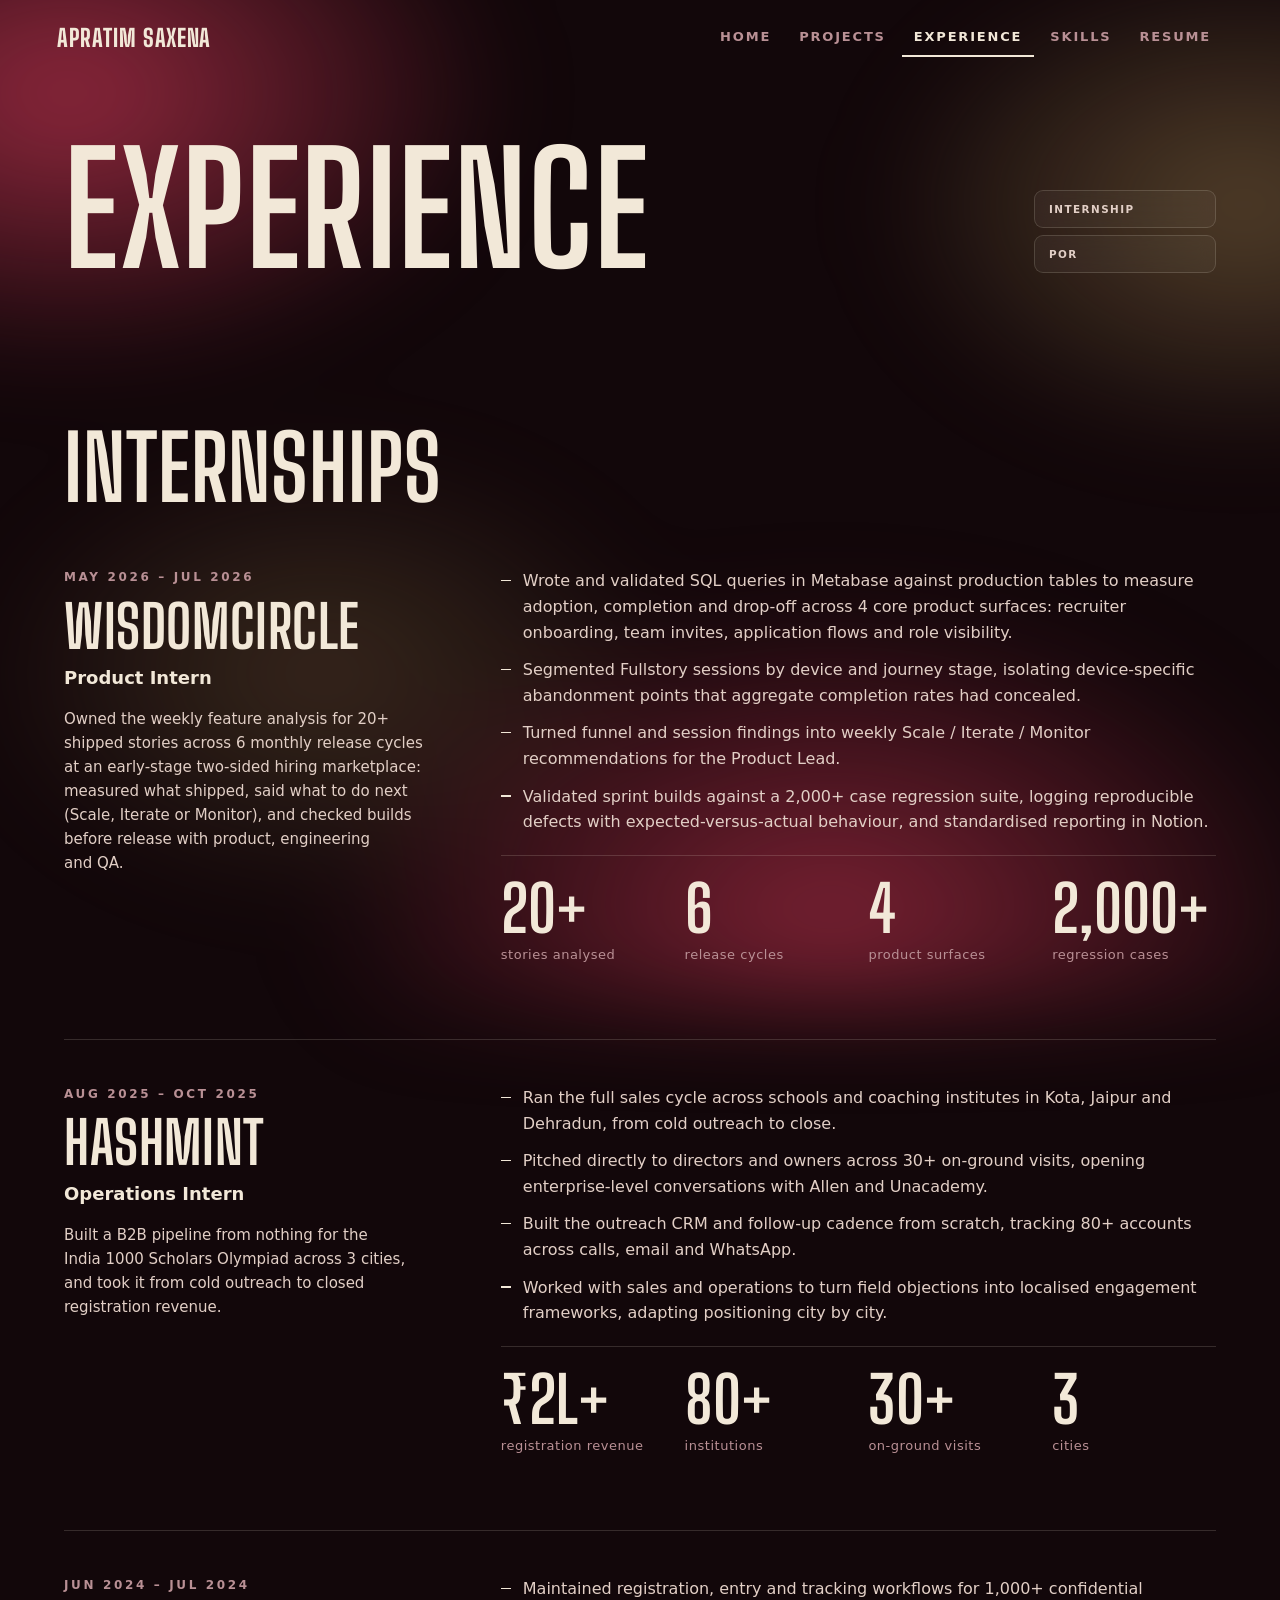
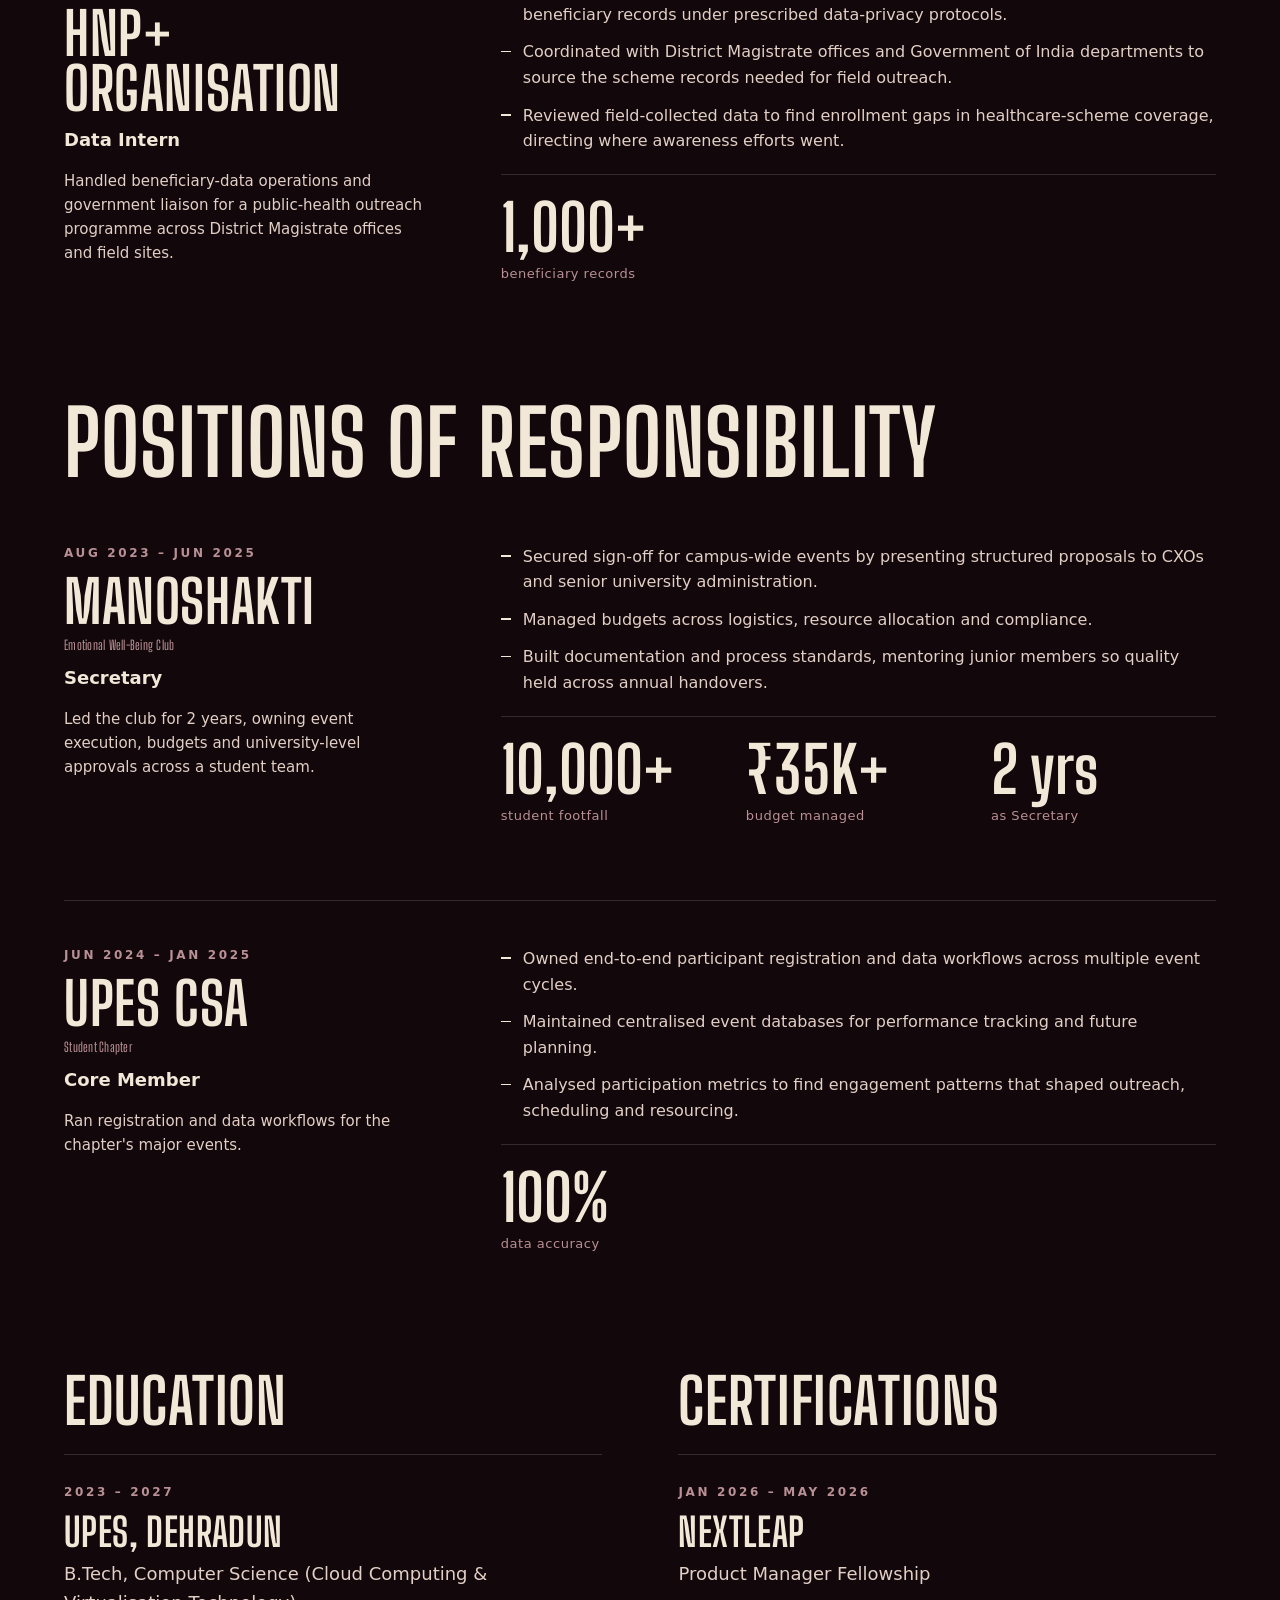
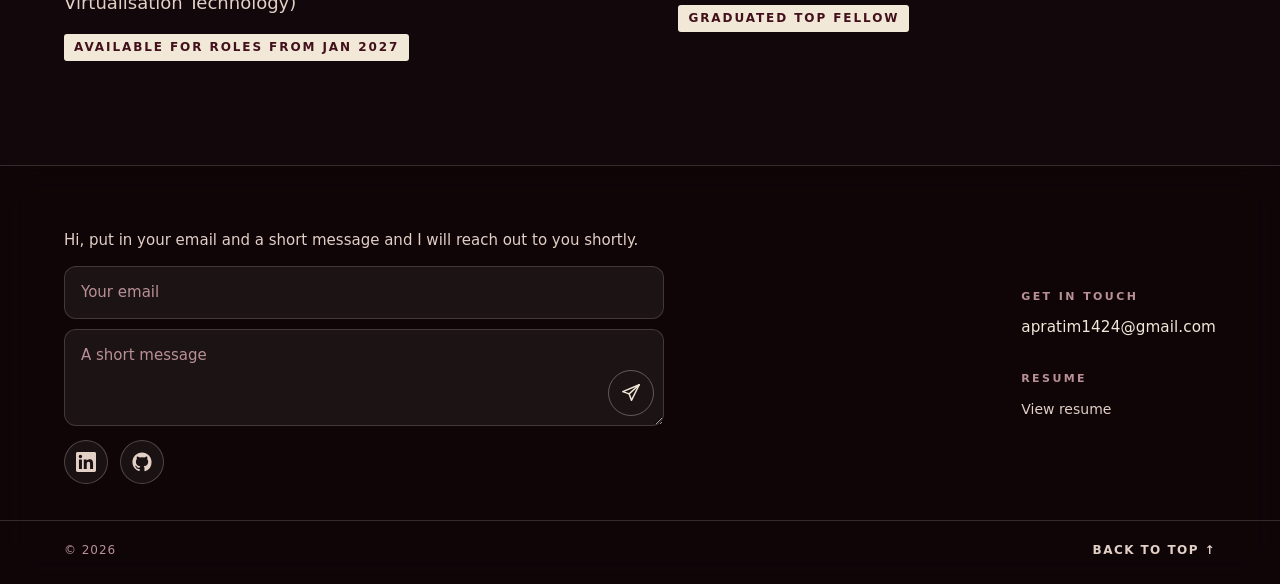
<file: experience.html>
<!doctype html>
<html lang="en">
<head>
  <meta charset="utf-8">
  <meta name="viewport" content="width=device-width, initial-scale=1, viewport-fit=cover">
  <title>Experience · Portfolio-Apratim</title>
  <meta name="description" content="Apratim Saxena, aspiring APM who builds. I find what's breaking in real products from real data, then build the prototype or tool to test the fix. Open to APM and Analyst roles.">
  <link rel="canonical" href="https://apratim-1407.github.io/experience.html">
  <meta property="og:type" content="website">
  <meta property="og:site_name" content="Portfolio-Apratim">
  <meta property="og:title" content="Experience · Portfolio-Apratim">
  <meta property="og:description" content="Apratim Saxena, aspiring APM who builds. I find what's breaking in real products from real data, then build the prototype or tool to test the fix. Open to APM and Analyst roles.">
  <meta property="og:url" content="https://apratim-1407.github.io/experience.html">
  <meta property="og:image" content="https://apratim-1407.github.io/assets/og-preview-pm.png">
  <meta property="og:image:width" content="1200">
  <meta property="og:image:height" content="630">
  <meta property="og:image:alt" content="Apratim Saxena, aspiring APM who builds. Portfolio.">
  <meta name="twitter:card" content="summary_large_image">
  <meta name="twitter:title" content="Experience · Portfolio-Apratim">
  <meta name="twitter:description" content="Apratim Saxena, aspiring APM who builds. I find what's breaking in real products from real data, then build the prototype or tool to test the fix. Open to APM and Analyst roles.">
  <meta name="twitter:image" content="https://apratim-1407.github.io/assets/og-preview-pm.png">
  <meta name="color-scheme" content="dark">
  <meta name="theme-color" content="#12070a">
  <link rel="icon" href="data:image/svg+xml,<svg xmlns='http://www.w3.org/2000/svg' viewBox='0 0 100 100'><rect width='100' height='100' rx='14' fill='%235f1726'/><text x='50' y='72' font-size='64' font-weight='700' text-anchor='middle' fill='%23efe8d6' font-family='Arial Narrow, Arial'>A</text></svg>">
  <link rel="preconnect" href="https://fonts.googleapis.com">
  <link rel="preconnect" href="https://fonts.gstatic.com" crossorigin>
  <link rel="preconnect" href="https://api.fontshare.com">
  <link rel="preconnect" href="https://cdn.fontshare.com" crossorigin>
  <link href="https://fonts.googleapis.com/css2?family=Big+Shoulders+Display:wght@600;700;800&display=swap" rel="stylesheet">
  <link href="https://api.fontshare.com/v2/css?f[]=satoshi@400,500,700&display=swap" rel="stylesheet">
  <link rel="stylesheet" crossorigin href="/_build/styles-DkQitfq8.css">
  <script>window.__v="1794485933627"</script>
</head>
<body data-page="experience">
<div id="top"></div>

<header class="nav">
  <div class="wrap">
    <a class="brand" href="index.html" translate="no">Apratim Saxena</a>
    <nav class="links" aria-label="Main">
      <a href="index.html" data-page="home">Home</a>
      <a href="projects.html" data-page="projects">Projects</a>
      <a href="experience.html" data-page="experience">Experience</a>
      <a href="skills.html" data-page="skills">Skills</a>
      <a class="resume-link" href="assets/resume.pdf" target="_blank" rel="noopener">Resume</a>
    </nav>
  </div>
</header>

<main id="main" class="wrap">
  <div class="slide page-head">
    <h1>Experience</h1>
    <aside class="exp-aside">
      <div class="exp-nav" role="group" aria-label="Jump to a section">
        <button class="chip" type="button" data-go="sec-internships" aria-pressed="false">Internship</button>
        <button class="chip" type="button" data-go="sec-por" aria-pressed="false">POR</button>
      </div>
    </aside>
  </div>

  <section class="exp-sec" id="sec-internships" aria-labelledby="work-h">
    <h2 id="work-h">Internships</h2>
    <ol class="timeline" id="work"></ol>
  </section>

  <section class="exp-sec" id="sec-por" aria-labelledby="por-h">
    <h2 id="por-h">Positions of responsibility</h2>
    <ol class="timeline" id="por"></ol>
  </section>

  <div class="exp-pair">
    <section class="exp-sec" aria-labelledby="edu-h">
      <h2 id="edu-h">Education</h2>
      <ul class="creds" id="edu"></ul>
    </section>

    <section class="exp-sec" aria-labelledby="cert-h">
      <h2 id="cert-h">Certifications</h2>
      <ul class="creds" id="certs"></ul>
    </section>
  </div>

</main>

<footer class="site-foot">
  <div class="wrap foot-main">
    <div class="foot-left">
      <form class="msg-form" action="https://formsubmit.co/apratim1424@gmail.com" method="POST" novalidate>
        <p class="msg-intro" id="msg-intro">Hi, put in your email and a short message and I will reach out to you shortly.</p>
        <div class="msg-fields">
          <label class="vh" for="msg-email">Your email</label>
          <input id="msg-email" class="msg-box" type="email" name="email" placeholder="Your email" autocomplete="email" inputmode="email" required aria-describedby="msg-intro">
          <label class="vh" for="msg-text">Your message</label>
          <div class="msg-wrap">
            <textarea id="msg-text" class="msg-box" name="message" rows="3" placeholder="A short message" maxlength="2000" required></textarea>
            <button class="msg-send" type="submit" aria-label="Send message">
              <svg viewBox="0 0 24 24" aria-hidden="true"><path d="M21 3 3 10.5l7 2.5 2.5 7z"/><path d="M21 3 10 13"/></svg>
            </button>
          </div>
          <input type="text" name="_honey" class="vh" tabindex="-1" autocomplete="off" aria-hidden="true">
          <input type="hidden" name="_subject" value="New message from your portfolio">
          <input type="hidden" name="_template" value="table">
          <input type="hidden" name="_captcha" value="false">
        </div>
        <p class="msg-status" role="status" aria-live="polite"></p>
      </form>
      <ul class="socials" aria-label="Social links">
        <li><a href="https://www.linkedin.com/in/apratim-saxena/" target="_blank" rel="noopener" aria-label="LinkedIn" title="LinkedIn"><svg viewBox="0 0 24 24" aria-hidden="true"><path d="M20.45 20.45h-3.56v-5.57c0-1.33-.03-3.04-1.85-3.04-1.85 0-2.14 1.45-2.14 2.94v5.67H9.35V9h3.41v1.56h.05c.48-.9 1.64-1.85 3.37-1.85 3.6 0 4.27 2.37 4.27 5.46v6.28zM5.34 7.43a2.06 2.06 0 1 1 0-4.12 2.06 2.06 0 0 1 0 4.12zM7.12 20.45H3.56V9h3.56v11.45zM22.22 0H1.77C.79 0 0 .77 0 1.73v20.54C0 23.23.79 24 1.77 24h20.45c.98 0 1.78-.77 1.78-1.73V1.73C24 .77 23.2 0 22.22 0z"/></svg></a></li>
        <li><a href="https://github.com/apratim-1407" target="_blank" rel="noopener" aria-label="GitHub" title="GitHub"><svg viewBox="0 0 24 24" aria-hidden="true"><path d="M12 .5C5.65.5.5 5.65.5 12c0 5.08 3.29 9.39 7.86 10.91.58.11.79-.25.79-.56v-2c-3.2.7-3.87-1.37-3.87-1.37-.52-1.33-1.28-1.69-1.28-1.69-1.05-.72.08-.7.08-.7 1.15.08 1.76 1.19 1.76 1.19 1.03 1.76 2.7 1.25 3.36.96.1-.75.4-1.25.73-1.54-2.55-.29-5.24-1.28-5.24-5.69 0-1.26.45-2.28 1.19-3.09-.12-.29-.52-1.46.11-3.05 0 0 .97-.31 3.17 1.18a11 11 0 0 1 5.77 0c2.2-1.49 3.17-1.18 3.17-1.18.63 1.59.23 2.76.11 3.05.74.81 1.19 1.83 1.19 3.09 0 4.42-2.69 5.39-5.26 5.68.41.36.78 1.06.78 2.14v3.17c0 .31.21.68.8.56A11.51 11.51 0 0 0 23.5 12C23.5 5.65 18.35.5 12 .5z"/></svg></a></li>
      </ul>
    </div>
    <div class="foot-grid">
      <div class="foot-contact">
        <h2>Get in touch</h2>
        <a class="foot-mail" href="mailto:apratim1424@gmail.com" translate="no">apratim1424@gmail.com</a>
      </div>
      <div class="foot-resumes">
        <h2>Resume</h2>
        <ul>
          <li><a href="assets/resume.pdf" target="_blank" rel="noopener">View resume</a></li>
        </ul>
      </div>
    </div>
  </div>
  <div class="wrap foot-row">
    <span>© <span data-year></span></span>
    <button class="to-top" type="button">Back to top <span class="up" aria-hidden="true">↑</span></button>
  </div>
</footer>

<script src="data.js?v=1794485933627"></script>
<script src="main.js?v=1794485933627"></script>
</body>
</html>
</file>
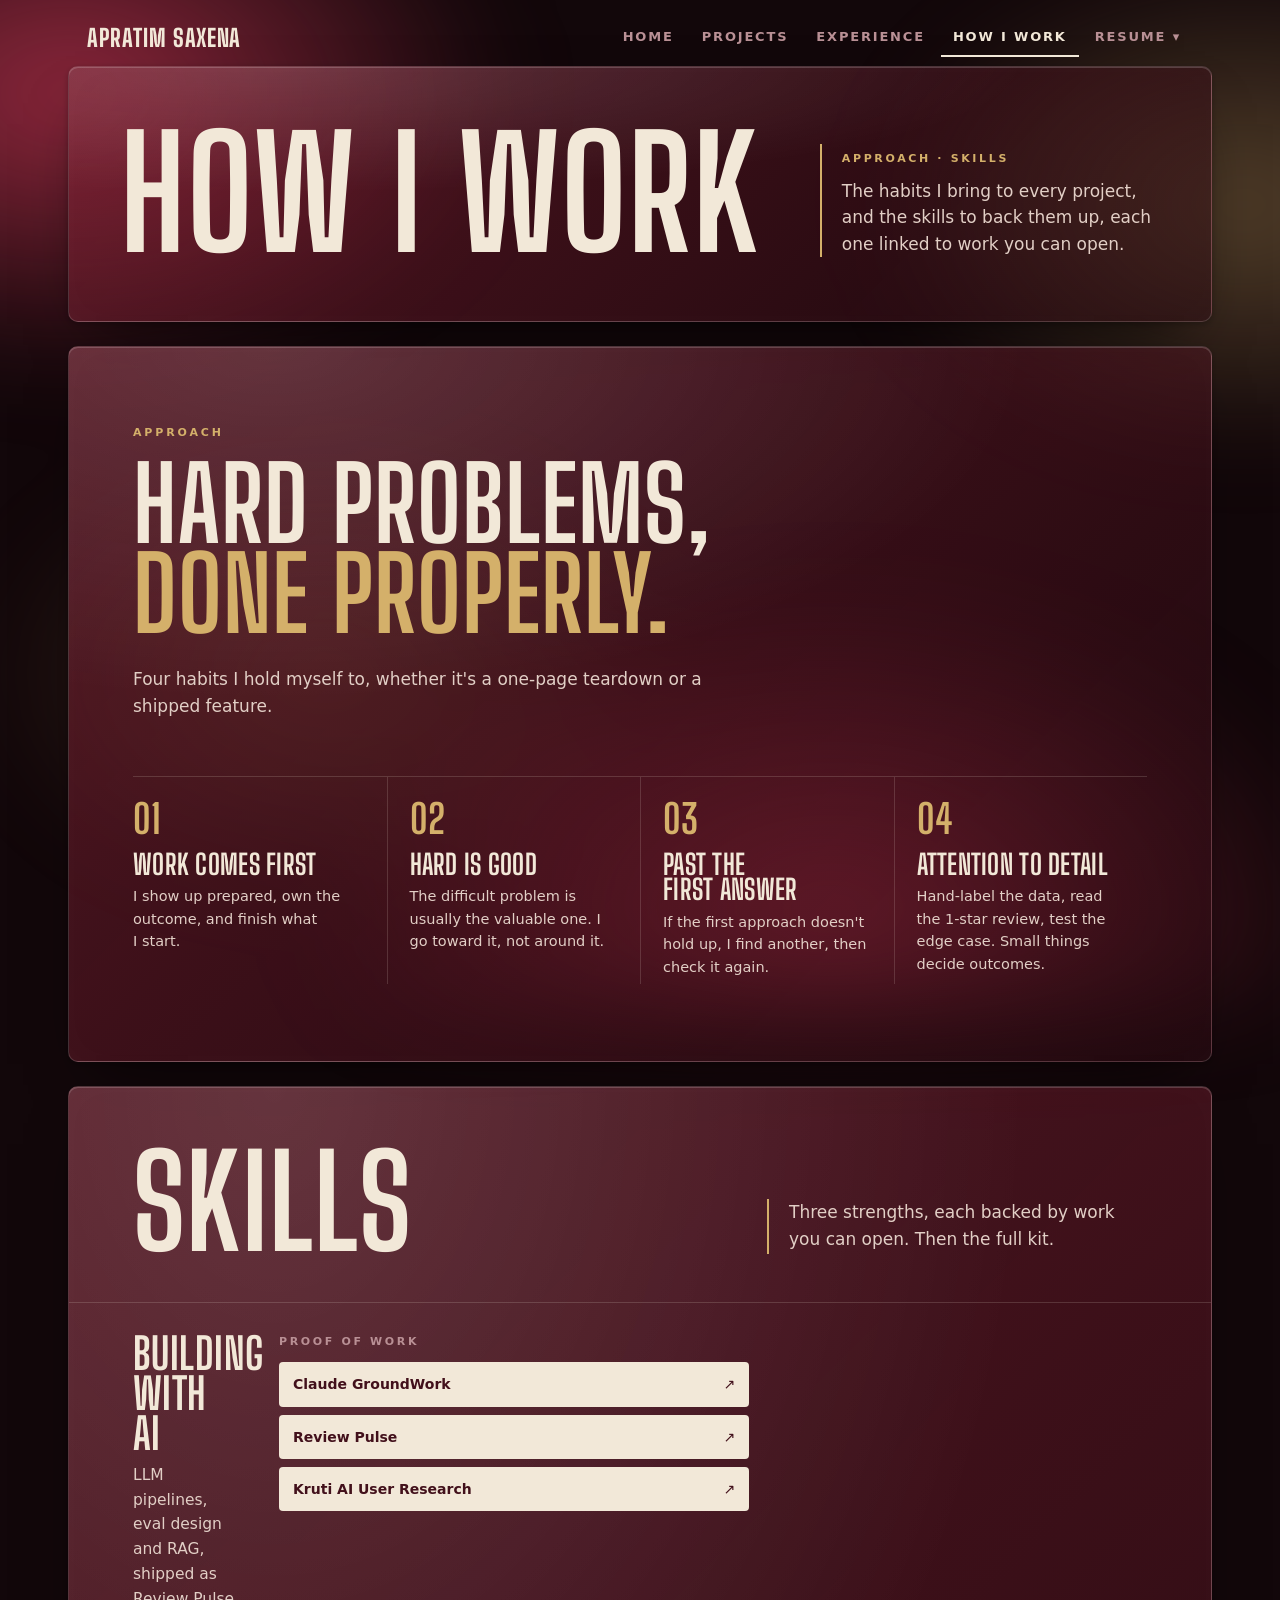
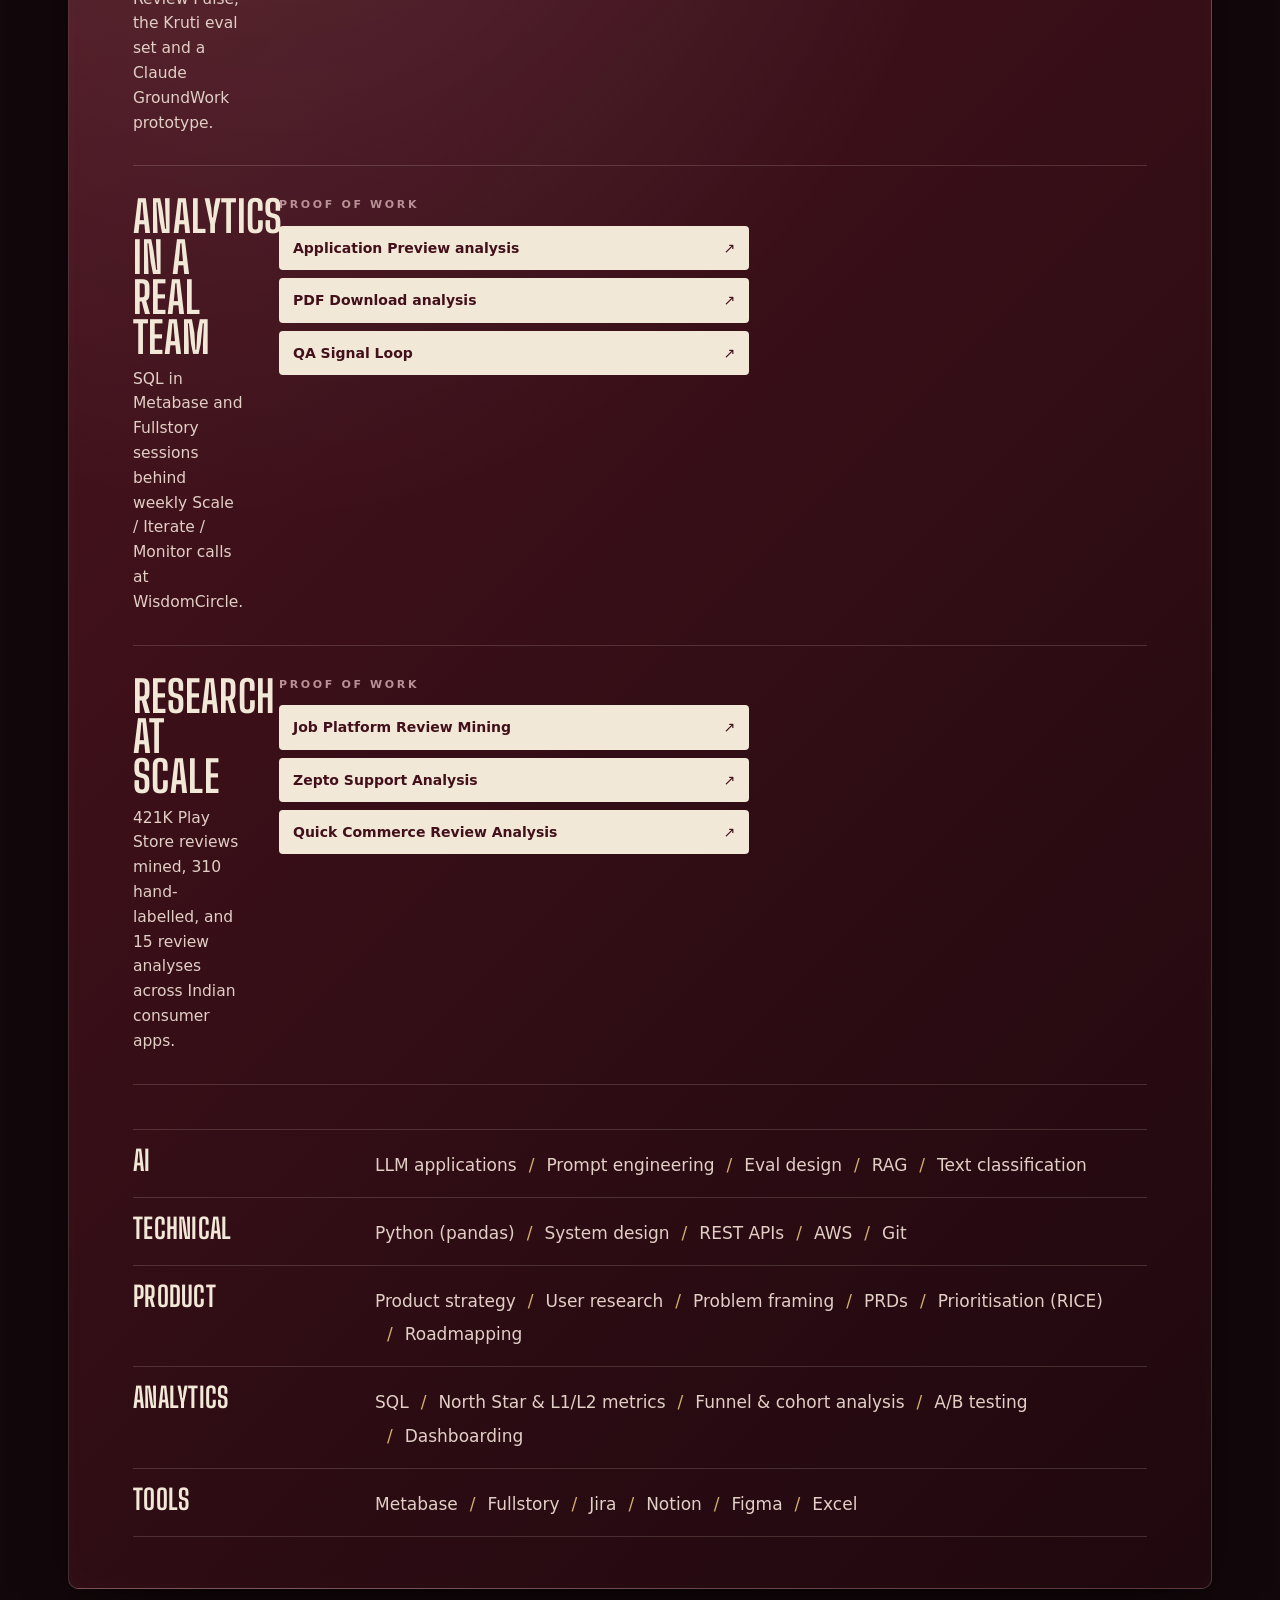
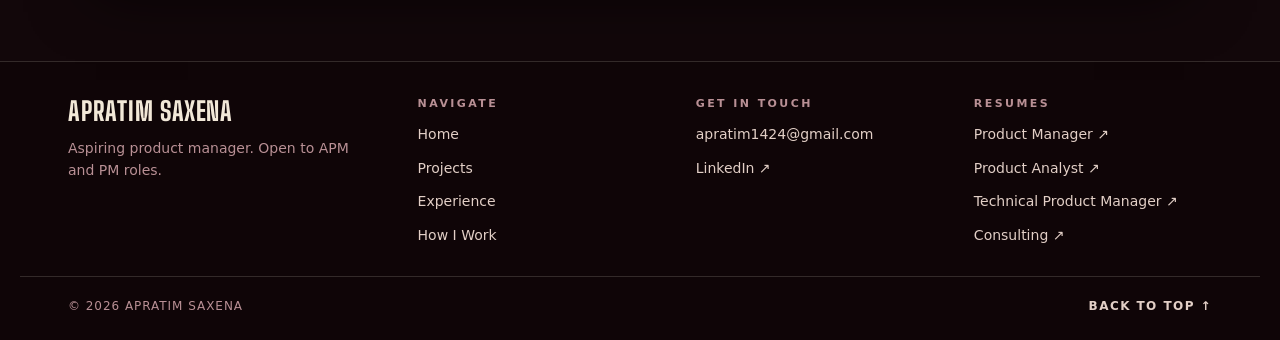
<file: how-i-work.html>
<!doctype html>
<html lang="en">
<head>
  <meta charset="utf-8">
  <meta name="viewport" content="width=device-width, initial-scale=1">
  <title>How I Work · Apratim Saxena</title>
  <meta name="description" content="How Apratim Saxena works, and the skills he brings to a product team.">
  <meta name="color-scheme" content="dark">
  <meta name="theme-color" content="#12070a">
  <link rel="icon" href="data:image/svg+xml,<svg xmlns='http://www.w3.org/2000/svg' viewBox='0 0 100 100'><rect width='100' height='100' rx='14' fill='%235f1726'/><text x='50' y='72' font-size='64' font-weight='700' text-anchor='middle' fill='%23efe8d6' font-family='Arial Narrow, Arial'>A</text></svg>">
  <link rel="preconnect" href="https://fonts.googleapis.com">
  <link rel="preconnect" href="https://fonts.gstatic.com" crossorigin>
  <link rel="preconnect" href="https://api.fontshare.com">
  <link rel="preconnect" href="https://cdn.fontshare.com" crossorigin>
  <link href="https://fonts.googleapis.com/css2?family=Big+Shoulders+Display:wght@600;700;800&display=swap" rel="stylesheet">
  <link href="https://api.fontshare.com/v2/css?f[]=satoshi@400,500,700&display=swap" rel="stylesheet">
  <link rel="stylesheet" crossorigin href="/_build/styles-BI2uZ3h4.css">
</head>
<body data-page="how">
<a class="skip" href="#main">Skip to content</a>
<div id="top"></div>

<header class="nav">
  <div class="wrap">
    <a class="brand" href="index.html" translate="no">Apratim Saxena</a>
    <nav class="links" aria-label="Main">
      <a href="index.html" data-page="home">Home</a>
      <a href="projects.html" data-page="projects">Projects</a>
      <a href="experience.html" data-page="experience">Experience</a>
      <a href="how-i-work.html" data-page="how">How I Work</a>
      <details class="resume-menu">
        <summary>Resume <span aria-hidden="true">▾</span></summary>
        <ul>
          <li><a href="assets/resumes/product-manager.pdf" target="_blank" rel="noopener">Product Manager <span aria-hidden="true">↗</span></a></li>
          <li><a href="assets/resumes/product-analyst.pdf" target="_blank" rel="noopener">Product Analyst <span aria-hidden="true">↗</span></a></li>
          <li><a href="assets/resumes/technical-product-manager.pdf" target="_blank" rel="noopener">Technical Product Manager <span aria-hidden="true">↗</span></a></li>
          <li><a href="assets/resumes/consulting.pdf" target="_blank" rel="noopener">Consulting <span aria-hidden="true">↗</span></a></li>
        </ul>
      </details>
    </nav>
  </div>
</header>

<main id="main" class="wrap">
  <div class="slide page-head">
    <h1>How I Work</h1>
    <aside>
      <span class="tag">Approach · Skills</span>
      <p>The habits I bring to every project, and the skills to back them up, each one linked to work you can open.</p>
    </aside>
  </div>

  <section class="slide ethos rv" aria-labelledby="ethos-title" style="margin-top:24px">
    <span class="tag" id="ethos-title">Approach</span>
    <blockquote>Hard problems, <span>done properly.</span></blockquote>
    <p class="why">Four habits I hold myself to, whether it's a one-page teardown or a shipped feature.</p>
    <ol class="tenets">
      <li><span class="n">01</span><h3>Work comes first</h3><p>I show up prepared, own the outcome, and finish what I start.</p></li>
      <li><span class="n">02</span><h3>Hard is good</h3><p>The difficult problem is usually the valuable one. I go toward it, not around it.</p></li>
      <li><span class="n">03</span><h3>Past the first answer</h3><p>If the first approach doesn't hold up, I find another, then check it again.</p></li>
      <li><span class="n">04</span><h3>Attention to detail</h3><p>Hand-label the data, read the 1-star review, test the edge case. Small things decide outcomes.</p></li>
    </ol>
  </section>

  <section class="slide skills rv" id="skills" aria-labelledby="skills-title" style="margin-top:24px">
    <div class="skills-head">
      <h2 id="skills-title">Skills</h2>
      <p>Three strengths, each backed by work you can open. Then the full kit.</p>
    </div>
    <ol class="strengths" id="strengths"></ol>
    <div class="kit" id="skill-groups"></div>
  </section>
</main>

<footer class="site-foot">
  <div class="wrap foot-grid">
    <div>
      <span class="foot-name" translate="no">Apratim Saxena</span>
      <p>Aspiring product manager. Open to APM and PM roles.</p>
    </div>
    <nav aria-label="Footer">
      <h2>Navigate</h2>
      <ul>
        <li><a href="index.html">Home</a></li>
        <li><a href="projects.html">Projects</a></li>
        <li><a href="experience.html">Experience</a></li>
        <li><a href="how-i-work.html">How I Work</a></li>
      </ul>
    </nav>
    <div>
      <h2>Get in touch</h2>
      <ul>
        <li><a href="mailto:apratim1424@gmail.com" translate="no">apratim1424@gmail.com</a></li>
        <li><a href="https://www.linkedin.com/in/apratim-saxena/" target="_blank" rel="noopener">LinkedIn ↗</a></li>
      </ul>
    </div>
    <div>
      <h2>Resumes</h2>
      <ul>
        <li><a href="assets/resumes/product-manager.pdf" target="_blank" rel="noopener">Product Manager ↗</a></li>
        <li><a href="assets/resumes/product-analyst.pdf" target="_blank" rel="noopener">Product Analyst ↗</a></li>
        <li><a href="assets/resumes/technical-product-manager.pdf" target="_blank" rel="noopener">Technical Product Manager ↗</a></li>
        <li><a href="assets/resumes/consulting.pdf" target="_blank" rel="noopener">Consulting ↗</a></li>
      </ul>
    </div>
  </div>
  <div class="wrap foot-row">
    <span>© <span data-year></span> Apratim Saxena</span>
    <button class="to-top" type="button">Back to top ↑</button>
  </div>
</footer>

<script src="data.js"></script>
<script src="main.js"></script>
</body>
</html>
</file>
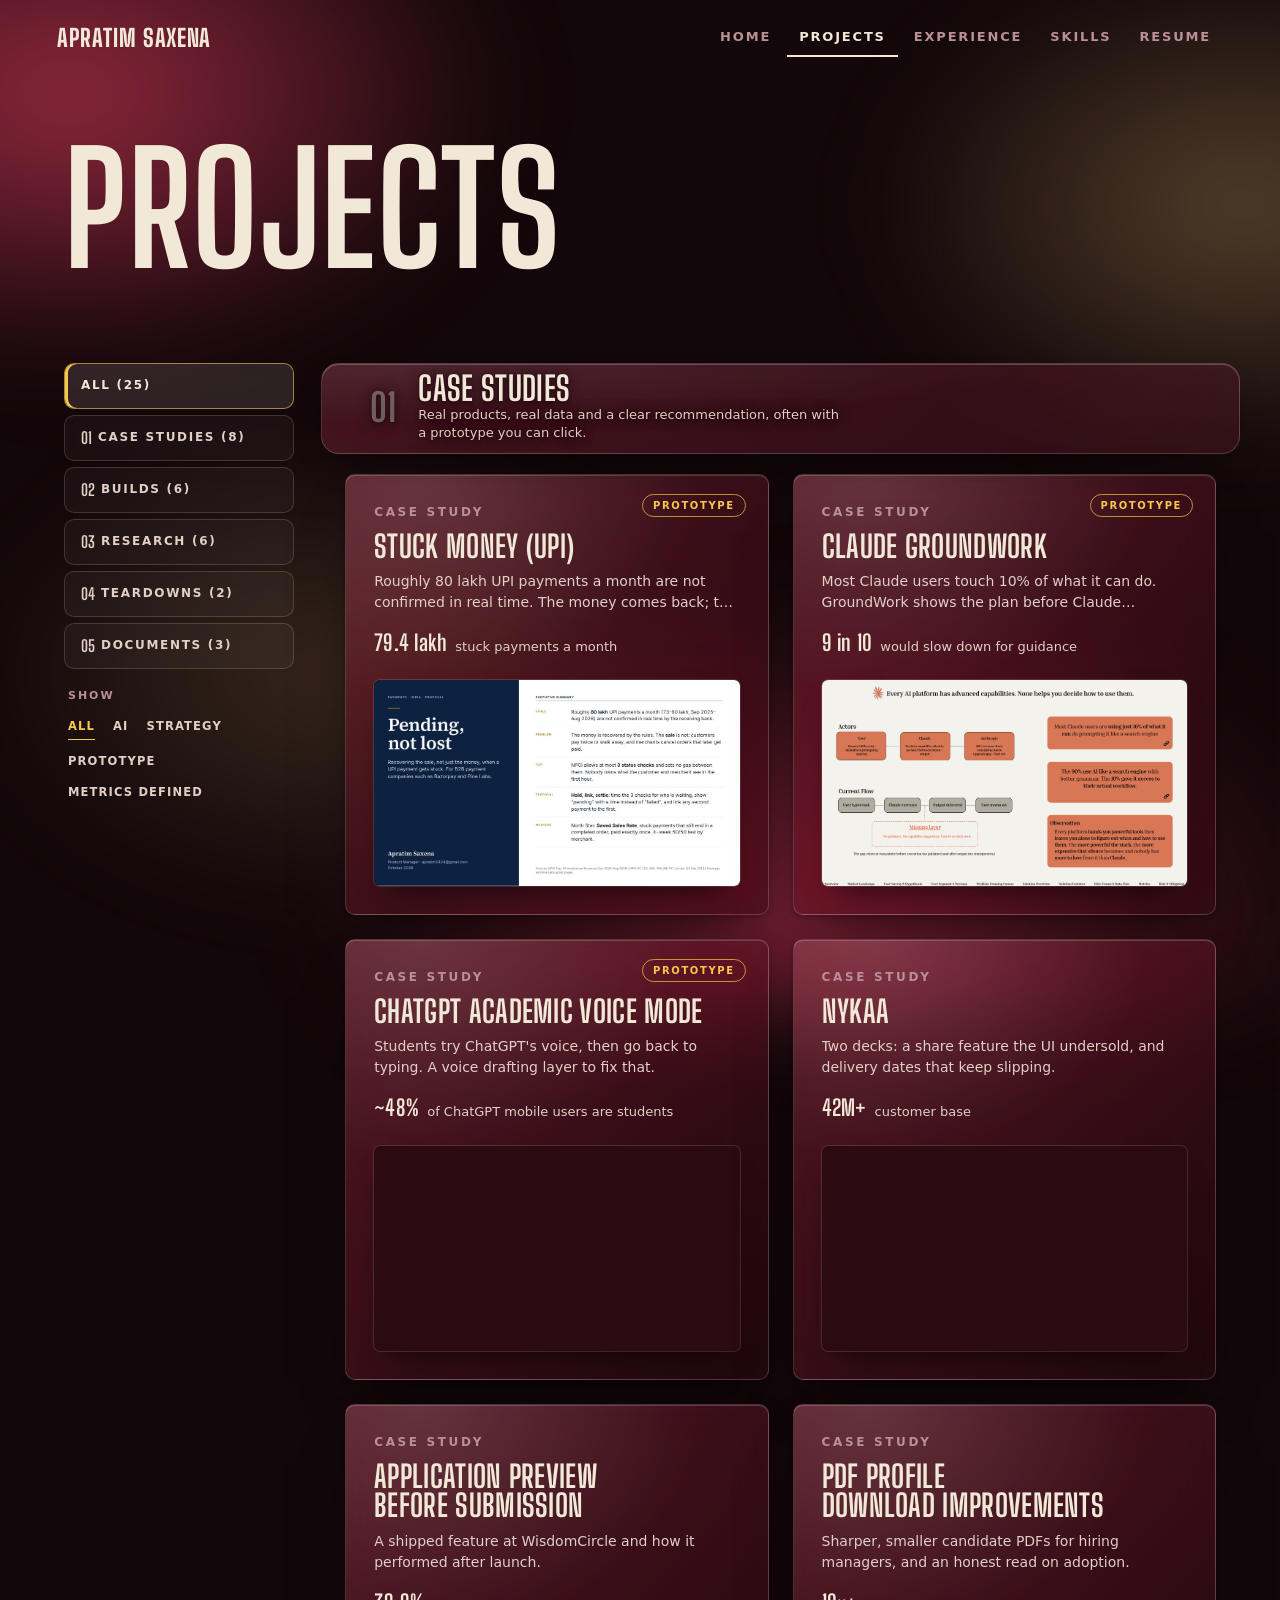
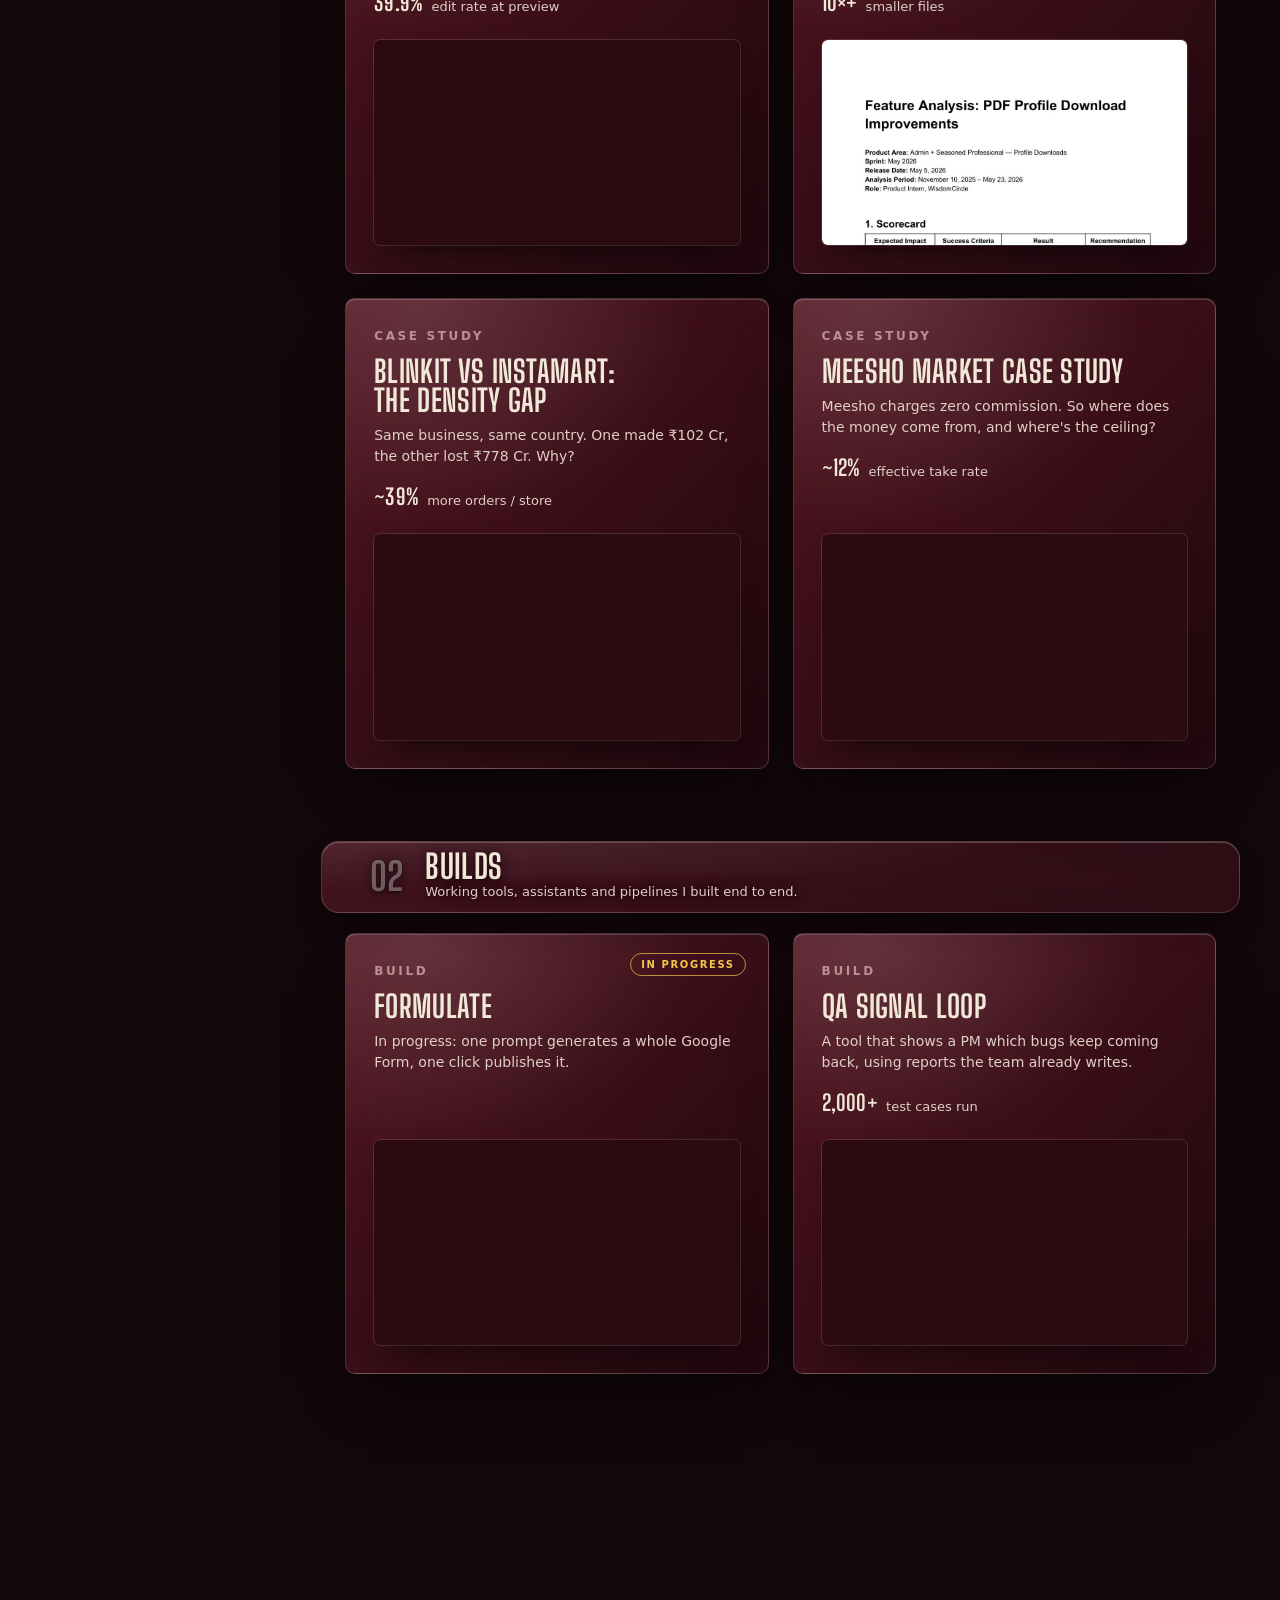
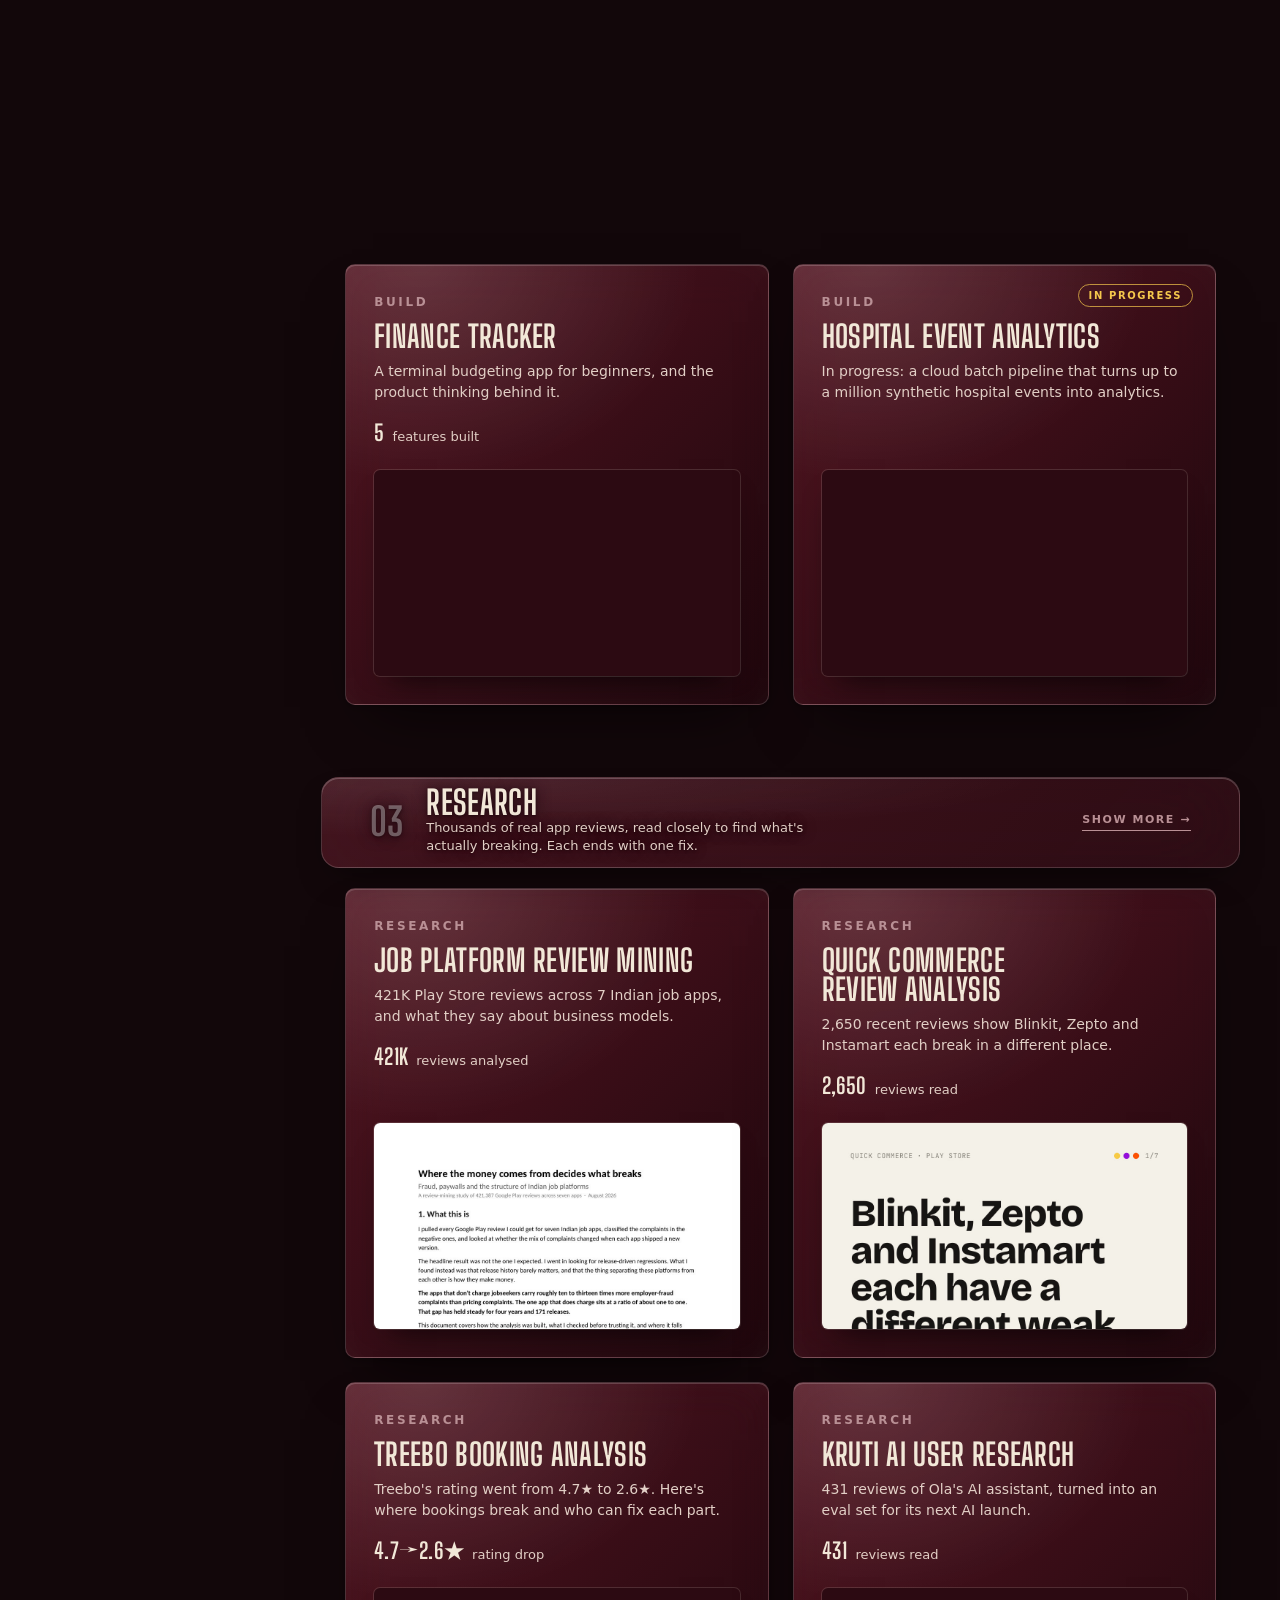
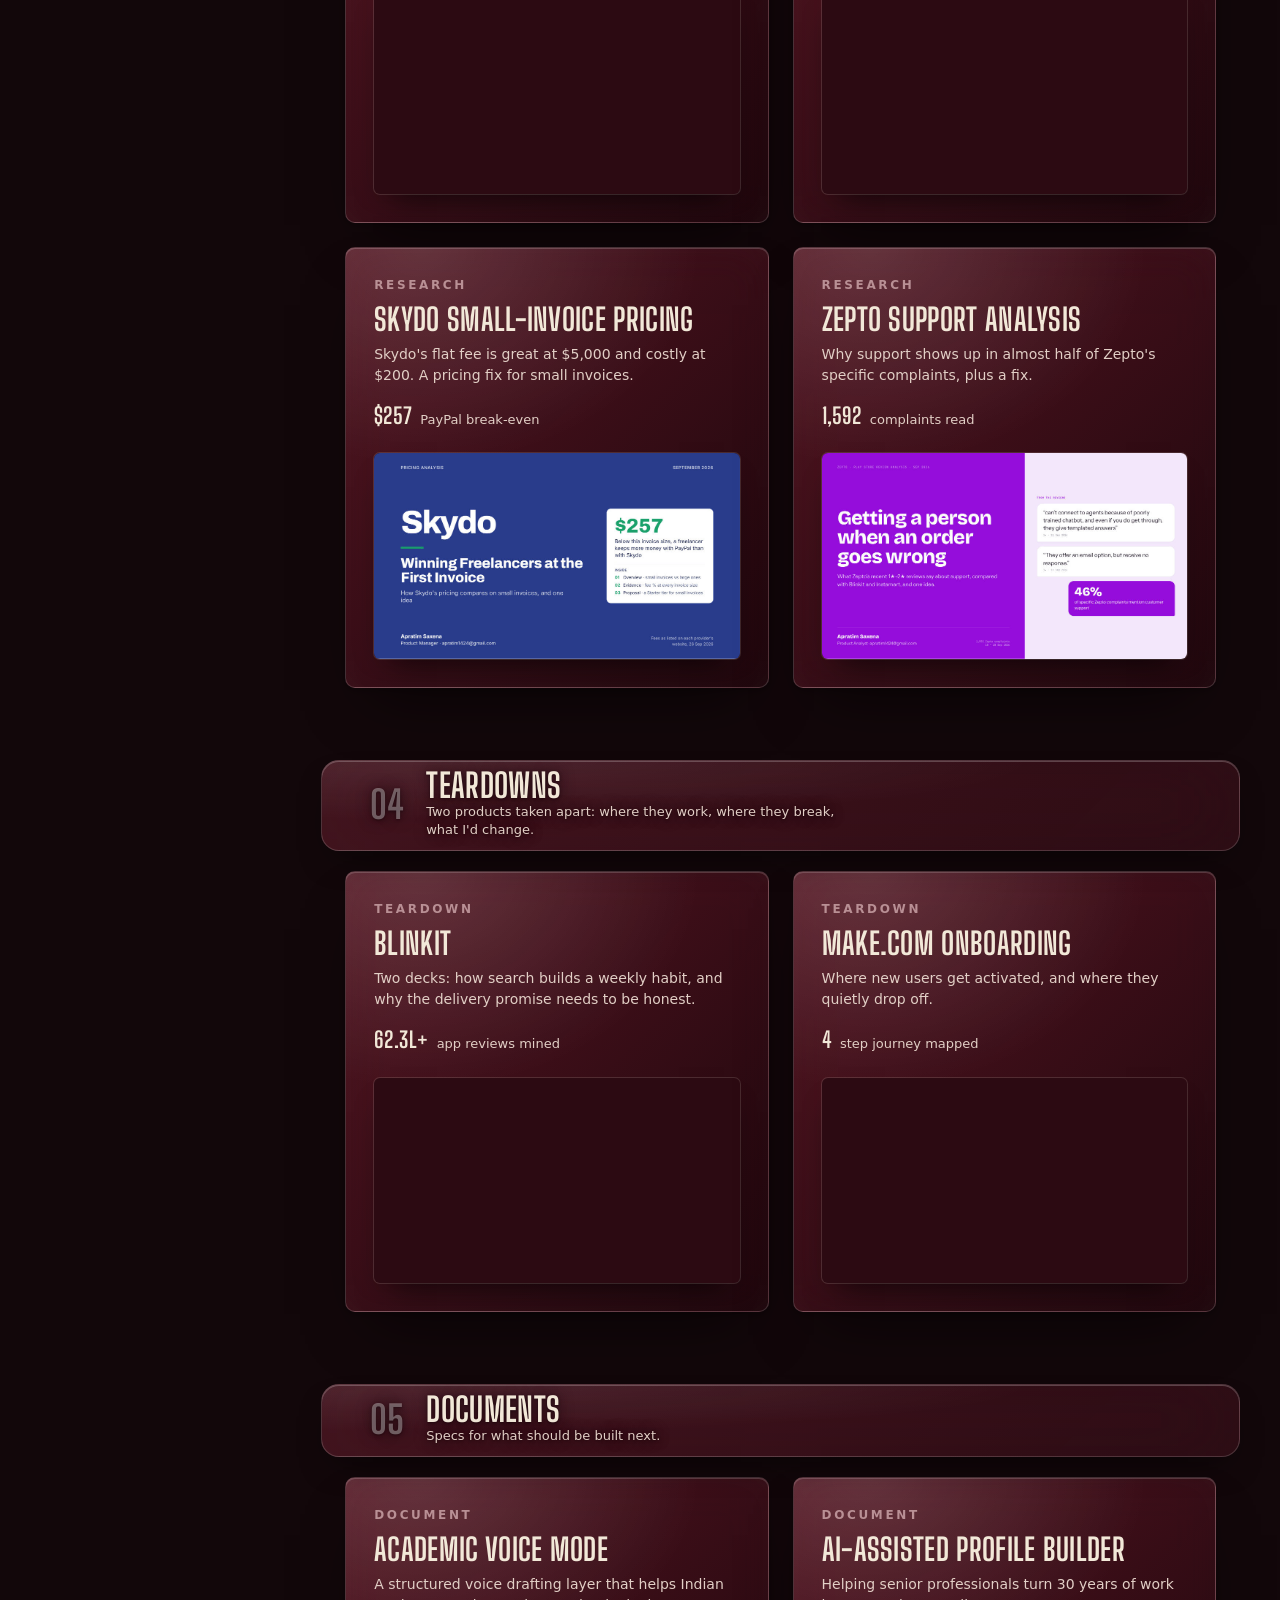
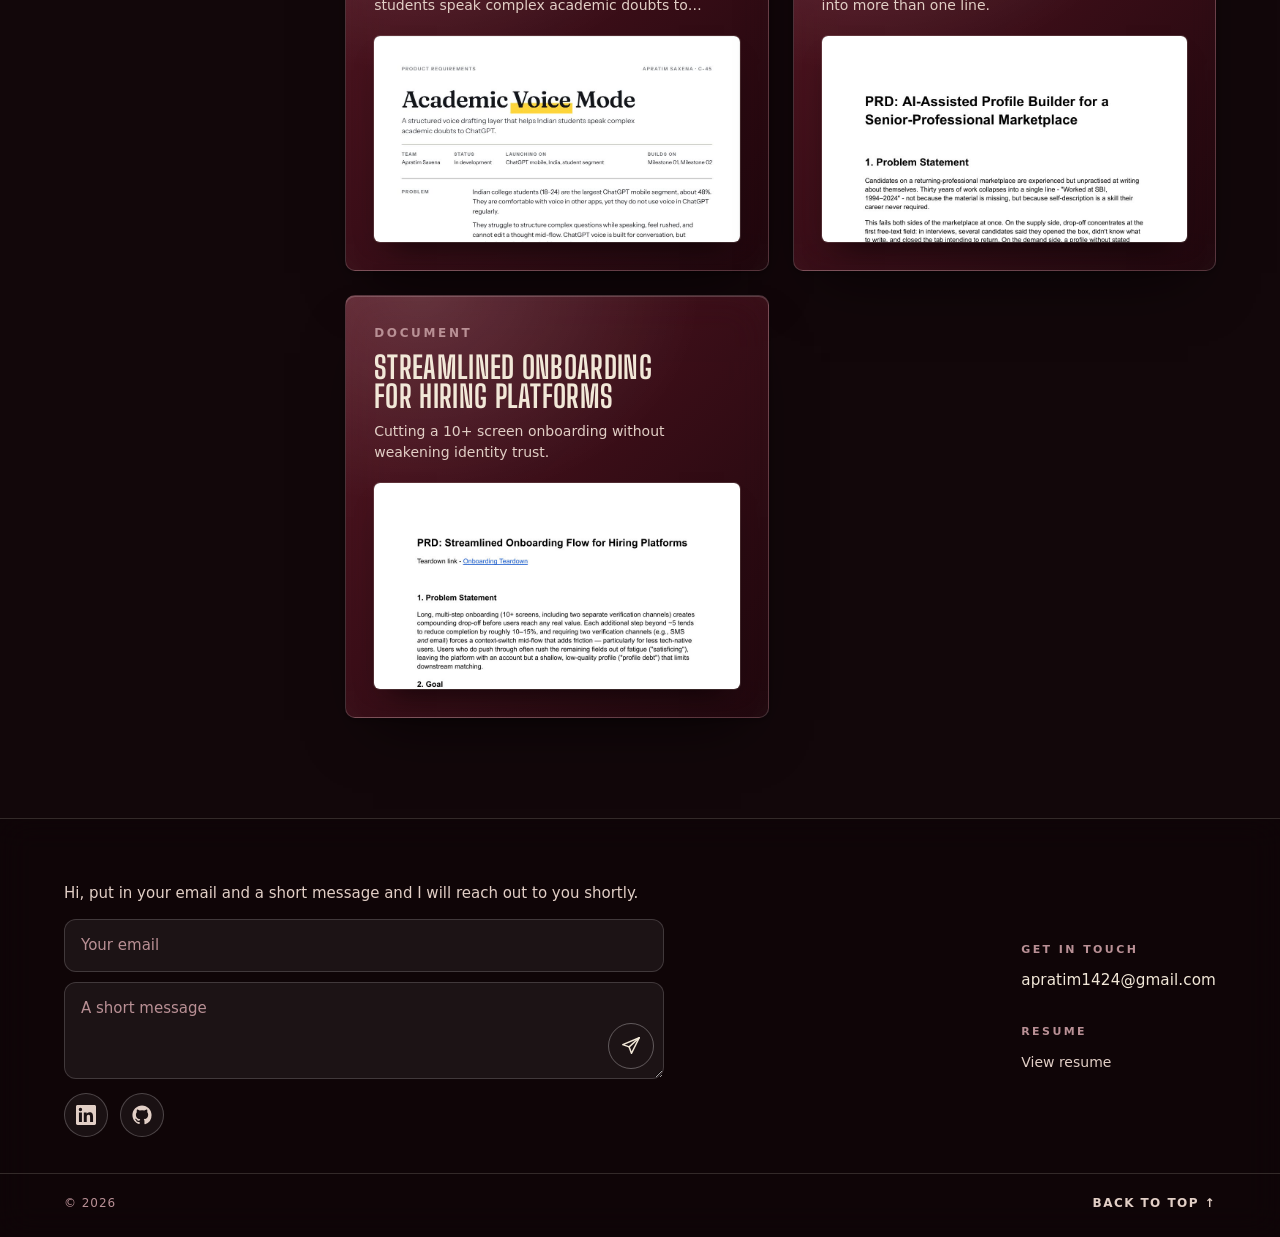
<file: projects.html>
<!doctype html>
<html lang="en">
<head>
  <meta charset="utf-8">
  <meta name="viewport" content="width=device-width, initial-scale=1, viewport-fit=cover">
  <title>Projects · Portfolio-Apratim</title>
  <meta name="description" content="Apratim Saxena, aspiring APM who builds. I find what's breaking in real products from real data, then build the prototype or tool to test the fix. Open to APM and Analyst roles.">
  <link rel="canonical" href="https://apratim-1407.github.io/projects.html">
  <meta property="og:type" content="website">
  <meta property="og:site_name" content="Portfolio-Apratim">
  <meta property="og:title" content="Projects · Portfolio-Apratim">
  <meta property="og:description" content="Apratim Saxena, aspiring APM who builds. I find what's breaking in real products from real data, then build the prototype or tool to test the fix. Open to APM and Analyst roles.">
  <meta property="og:url" content="https://apratim-1407.github.io/projects.html">
  <meta property="og:image" content="https://apratim-1407.github.io/assets/og-preview-pm.png">
  <meta property="og:image:width" content="1200">
  <meta property="og:image:height" content="630">
  <meta property="og:image:alt" content="Apratim Saxena, aspiring APM who builds. Portfolio.">
  <meta name="twitter:card" content="summary_large_image">
  <meta name="twitter:title" content="Projects · Portfolio-Apratim">
  <meta name="twitter:description" content="Apratim Saxena, aspiring APM who builds. I find what's breaking in real products from real data, then build the prototype or tool to test the fix. Open to APM and Analyst roles.">
  <meta name="twitter:image" content="https://apratim-1407.github.io/assets/og-preview-pm.png">
  <meta name="color-scheme" content="dark">
  <meta name="theme-color" content="#12070a">
  <link rel="icon" href="data:image/svg+xml,<svg xmlns='http://www.w3.org/2000/svg' viewBox='0 0 100 100'><rect width='100' height='100' rx='14' fill='%235f1726'/><text x='50' y='72' font-size='64' font-weight='700' text-anchor='middle' fill='%23efe8d6' font-family='Arial Narrow, Arial'>A</text></svg>">
  <link rel="preconnect" href="https://fonts.googleapis.com">
  <link rel="preconnect" href="https://fonts.gstatic.com" crossorigin>
  <link rel="preconnect" href="https://api.fontshare.com">
  <link rel="preconnect" href="https://cdn.fontshare.com" crossorigin>
  <link href="https://fonts.googleapis.com/css2?family=Big+Shoulders+Display:wght@600;700;800&display=swap" rel="stylesheet">
  <link href="https://api.fontshare.com/v2/css?f[]=satoshi@400,500,700&display=swap" rel="stylesheet">
  <link rel="stylesheet" crossorigin href="/_build/styles-DkQitfq8.css">
  <script>window.__v="1794485933627"</script>
</head>
<body data-page="projects">
<div id="top"></div>

<header class="nav">
  <div class="wrap">
    <a class="brand" href="index.html" translate="no">Apratim Saxena</a>
    <nav class="links" aria-label="Main">
      <a href="index.html" data-page="home">Home</a>
      <a href="projects.html" data-page="projects">Projects</a>
      <a href="experience.html" data-page="experience">Experience</a>
      <a href="skills.html" data-page="skills">Skills</a>
      <a class="resume-link" href="assets/resume.pdf" target="_blank" rel="noopener">Resume</a>
    </nav>
  </div>
</header>

<main id="main" class="wrap">
  <div class="slide page-head">
    <h1>Projects</h1>
  </div>
  <div class="proj-layout">
    <div class="filters" role="group" aria-label="Filter projects"></div>
    <div id="groups"></div>
  </div>
</main>

<div class="scrim" aria-hidden="true"></div>
<div class="win" id="win" role="dialog" aria-modal="true" aria-label="Project viewer">
  <div class="bar">
    <div class="lights">
      <button class="r" type="button" data-act="close" aria-label="Close"></button>
      <button class="g" type="button" data-act="max" aria-label="Maximise"></button>
    </div>
    <div class="crumb"></div>
    <div class="bar-r">
      <span class="count"></span>
      <button class="icon" type="button" data-act="prev" aria-label="Previous project">←</button>
      <button class="icon" type="button" data-act="next" aria-label="Next project">→</button>
      <button class="icon close" type="button" data-act="close" aria-label="Close">✕</button>
    </div>
  </div>
  <div class="win-body">
    <div class="win-info"></div>
    <div class="stage">
      <div class="stage-bar">
        <div class="tabs" role="tablist"></div>
        <span class="hint"><kbd>←</kbd><kbd>→</kbd> to browse, <kbd>esc</kbd> to close</span>
        <a class="btn sm open-full" target="_blank" rel="noopener">Open full ↗</a>
      </div>
      <div class="viewer"></div>
    </div>
  </div>
  <div class="win-nav" aria-label="Browse projects">
    <button class="wn-btn" type="button" data-act="prev" aria-label="Previous project">←</button>
    <span class="count" aria-live="polite"></span>
    <button class="wn-btn" type="button" data-act="next" aria-label="Next project">→</button>
  </div>
</div>


<footer class="site-foot">
  <div class="wrap foot-main">
    <div class="foot-left">
      <form class="msg-form" action="https://formsubmit.co/apratim1424@gmail.com" method="POST" novalidate>
        <p class="msg-intro" id="msg-intro">Hi, put in your email and a short message and I will reach out to you shortly.</p>
        <div class="msg-fields">
          <label class="vh" for="msg-email">Your email</label>
          <input id="msg-email" class="msg-box" type="email" name="email" placeholder="Your email" autocomplete="email" inputmode="email" required aria-describedby="msg-intro">
          <label class="vh" for="msg-text">Your message</label>
          <div class="msg-wrap">
            <textarea id="msg-text" class="msg-box" name="message" rows="3" placeholder="A short message" maxlength="2000" required></textarea>
            <button class="msg-send" type="submit" aria-label="Send message">
              <svg viewBox="0 0 24 24" aria-hidden="true"><path d="M21 3 3 10.5l7 2.5 2.5 7z"/><path d="M21 3 10 13"/></svg>
            </button>
          </div>
          <input type="text" name="_honey" class="vh" tabindex="-1" autocomplete="off" aria-hidden="true">
          <input type="hidden" name="_subject" value="New message from your portfolio">
          <input type="hidden" name="_template" value="table">
          <input type="hidden" name="_captcha" value="false">
        </div>
        <p class="msg-status" role="status" aria-live="polite"></p>
      </form>
      <ul class="socials" aria-label="Social links">
        <li><a href="https://www.linkedin.com/in/apratim-saxena/" target="_blank" rel="noopener" aria-label="LinkedIn" title="LinkedIn"><svg viewBox="0 0 24 24" aria-hidden="true"><path d="M20.45 20.45h-3.56v-5.57c0-1.33-.03-3.04-1.85-3.04-1.85 0-2.14 1.45-2.14 2.94v5.67H9.35V9h3.41v1.56h.05c.48-.9 1.64-1.85 3.37-1.85 3.6 0 4.27 2.37 4.27 5.46v6.28zM5.34 7.43a2.06 2.06 0 1 1 0-4.12 2.06 2.06 0 0 1 0 4.12zM7.12 20.45H3.56V9h3.56v11.45zM22.22 0H1.77C.79 0 0 .77 0 1.73v20.54C0 23.23.79 24 1.77 24h20.45c.98 0 1.78-.77 1.78-1.73V1.73C24 .77 23.2 0 22.22 0z"/></svg></a></li>
        <li><a href="https://github.com/apratim-1407" target="_blank" rel="noopener" aria-label="GitHub" title="GitHub"><svg viewBox="0 0 24 24" aria-hidden="true"><path d="M12 .5C5.65.5.5 5.65.5 12c0 5.08 3.29 9.39 7.86 10.91.58.11.79-.25.79-.56v-2c-3.2.7-3.87-1.37-3.87-1.37-.52-1.33-1.28-1.69-1.28-1.69-1.05-.72.08-.7.08-.7 1.15.08 1.76 1.19 1.76 1.19 1.03 1.76 2.7 1.25 3.36.96.1-.75.4-1.25.73-1.54-2.55-.29-5.24-1.28-5.24-5.69 0-1.26.45-2.28 1.19-3.09-.12-.29-.52-1.46.11-3.05 0 0 .97-.31 3.17 1.18a11 11 0 0 1 5.77 0c2.2-1.49 3.17-1.18 3.17-1.18.63 1.59.23 2.76.11 3.05.74.81 1.19 1.83 1.19 3.09 0 4.42-2.69 5.39-5.26 5.68.41.36.78 1.06.78 2.14v3.17c0 .31.21.68.8.56A11.51 11.51 0 0 0 23.5 12C23.5 5.65 18.35.5 12 .5z"/></svg></a></li>
      </ul>
    </div>
    <div class="foot-grid">
      <div class="foot-contact">
        <h2>Get in touch</h2>
        <a class="foot-mail" href="mailto:apratim1424@gmail.com" translate="no">apratim1424@gmail.com</a>
      </div>
      <div class="foot-resumes">
        <h2>Resume</h2>
        <ul>
          <li><a href="assets/resume.pdf" target="_blank" rel="noopener">View resume</a></li>
        </ul>
      </div>
    </div>
  </div>
  <div class="wrap foot-row">
    <span>© <span data-year></span></span>
    <button class="to-top" type="button">Back to top <span class="up" aria-hidden="true">↑</span></button>
  </div>
</footer>

<script src="data.js?v=1794485933627"></script>
<script src="main.js?v=1794485933627"></script>
</body>
</html>
</file>
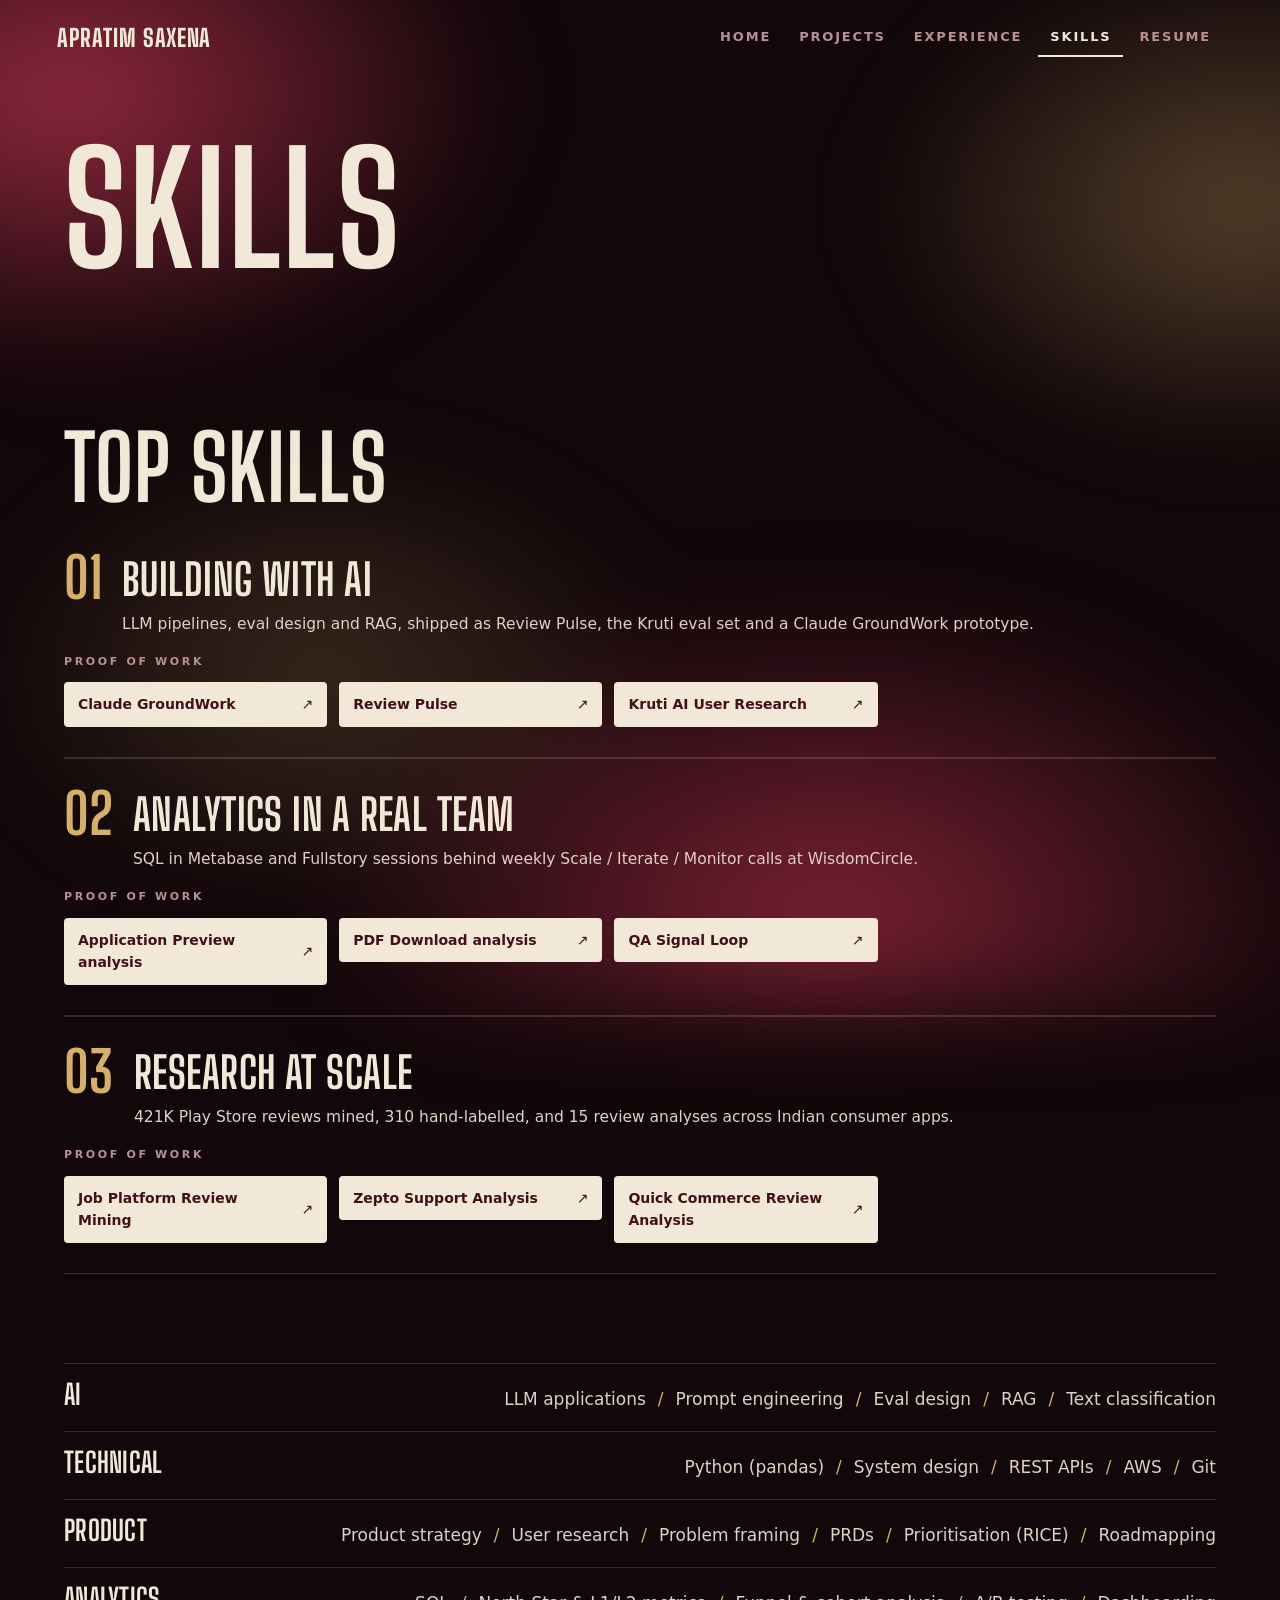
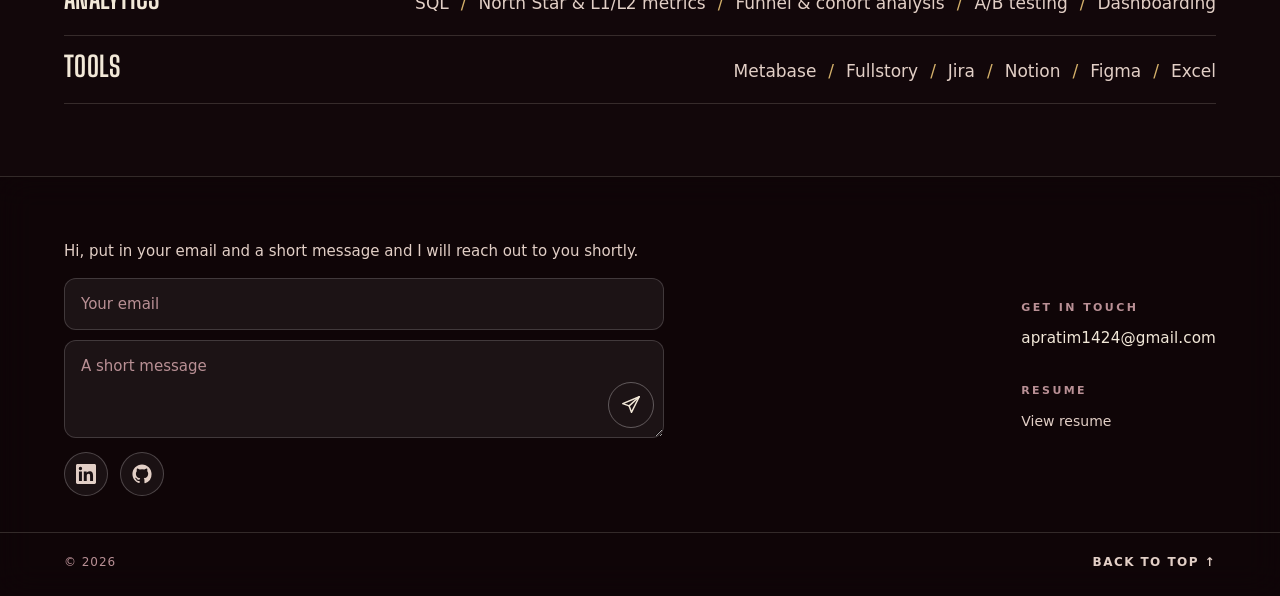
<file: skills.html>
<!doctype html>
<html lang="en">
<head>
  <meta charset="utf-8">
  <meta name="viewport" content="width=device-width, initial-scale=1, viewport-fit=cover">
  <title>Skills · Portfolio-Apratim</title>
  <meta name="description" content="Apratim Saxena, aspiring APM who builds. I find what's breaking in real products from real data, then build the prototype or tool to test the fix. Open to APM and Analyst roles.">
  <link rel="canonical" href="https://apratim-1407.github.io/skills.html">
  <meta property="og:type" content="website">
  <meta property="og:site_name" content="Portfolio-Apratim">
  <meta property="og:title" content="Skills · Portfolio-Apratim">
  <meta property="og:description" content="Apratim Saxena, aspiring APM who builds. I find what's breaking in real products from real data, then build the prototype or tool to test the fix. Open to APM and Analyst roles.">
  <meta property="og:url" content="https://apratim-1407.github.io/skills.html">
  <meta property="og:image" content="https://apratim-1407.github.io/assets/og-preview-pm.png">
  <meta property="og:image:width" content="1200">
  <meta property="og:image:height" content="630">
  <meta property="og:image:alt" content="Apratim Saxena, aspiring APM who builds. Portfolio.">
  <meta name="twitter:card" content="summary_large_image">
  <meta name="twitter:title" content="Skills · Portfolio-Apratim">
  <meta name="twitter:description" content="Apratim Saxena, aspiring APM who builds. I find what's breaking in real products from real data, then build the prototype or tool to test the fix. Open to APM and Analyst roles.">
  <meta name="twitter:image" content="https://apratim-1407.github.io/assets/og-preview-pm.png">
  <meta name="color-scheme" content="dark">
  <meta name="theme-color" content="#12070a">
  <link rel="icon" href="data:image/svg+xml,<svg xmlns='http://www.w3.org/2000/svg' viewBox='0 0 100 100'><rect width='100' height='100' rx='14' fill='%235f1726'/><text x='50' y='72' font-size='64' font-weight='700' text-anchor='middle' fill='%23efe8d6' font-family='Arial Narrow, Arial'>A</text></svg>">
  <link rel="preconnect" href="https://fonts.googleapis.com">
  <link rel="preconnect" href="https://fonts.gstatic.com" crossorigin>
  <link rel="preconnect" href="https://api.fontshare.com">
  <link rel="preconnect" href="https://cdn.fontshare.com" crossorigin>
  <link href="https://fonts.googleapis.com/css2?family=Big+Shoulders+Display:wght@600;700;800&display=swap" rel="stylesheet">
  <link href="https://api.fontshare.com/v2/css?f[]=satoshi@400,500,700&display=swap" rel="stylesheet">
  <link rel="stylesheet" crossorigin href="/_build/styles-DkQitfq8.css">
  <script>window.__v="1794485933627"</script>
</head>
<body data-page="skills">
<div id="top"></div>

<header class="nav">
  <div class="wrap">
    <a class="brand" href="index.html" translate="no">Apratim Saxena</a>
    <nav class="links" aria-label="Main">
      <a href="index.html" data-page="home">Home</a>
      <a href="projects.html" data-page="projects">Projects</a>
      <a href="experience.html" data-page="experience">Experience</a>
      <a href="skills.html" data-page="skills">Skills</a>
      <a class="resume-link" href="assets/resume.pdf" target="_blank" rel="noopener">Resume</a>
    </nav>
  </div>
</header>

<main id="main" class="wrap">
  <div class="slide page-head">
    <h1>Skills</h1>
  </div>

  <section class="exp-sec" id="sec-top-skills" data-frozen aria-labelledby="top-h">
    <h2 id="top-h">Top skills</h2>
    <ol class="strengths" id="strengths"></ol>
  </section>

  <section class="skills-sec" id="skills" aria-label="More skills">
    <div class="kit" id="skill-groups"></div>
  </section>
</main>

<footer class="site-foot">
  <div class="wrap foot-main">
    <div class="foot-left">
      <form class="msg-form" action="https://formsubmit.co/apratim1424@gmail.com" method="POST" novalidate>
        <p class="msg-intro" id="msg-intro">Hi, put in your email and a short message and I will reach out to you shortly.</p>
        <div class="msg-fields">
          <label class="vh" for="msg-email">Your email</label>
          <input id="msg-email" class="msg-box" type="email" name="email" placeholder="Your email" autocomplete="email" inputmode="email" required aria-describedby="msg-intro">
          <label class="vh" for="msg-text">Your message</label>
          <div class="msg-wrap">
            <textarea id="msg-text" class="msg-box" name="message" rows="3" placeholder="A short message" maxlength="2000" required></textarea>
            <button class="msg-send" type="submit" aria-label="Send message">
              <svg viewBox="0 0 24 24" aria-hidden="true"><path d="M21 3 3 10.5l7 2.5 2.5 7z"/><path d="M21 3 10 13"/></svg>
            </button>
          </div>
          <input type="text" name="_honey" class="vh" tabindex="-1" autocomplete="off" aria-hidden="true">
          <input type="hidden" name="_subject" value="New message from your portfolio">
          <input type="hidden" name="_template" value="table">
          <input type="hidden" name="_captcha" value="false">
        </div>
        <p class="msg-status" role="status" aria-live="polite"></p>
      </form>
      <ul class="socials" aria-label="Social links">
        <li><a href="https://www.linkedin.com/in/apratim-saxena/" target="_blank" rel="noopener" aria-label="LinkedIn" title="LinkedIn"><svg viewBox="0 0 24 24" aria-hidden="true"><path d="M20.45 20.45h-3.56v-5.57c0-1.33-.03-3.04-1.85-3.04-1.85 0-2.14 1.45-2.14 2.94v5.67H9.35V9h3.41v1.56h.05c.48-.9 1.64-1.85 3.37-1.85 3.6 0 4.27 2.37 4.27 5.46v6.28zM5.34 7.43a2.06 2.06 0 1 1 0-4.12 2.06 2.06 0 0 1 0 4.12zM7.12 20.45H3.56V9h3.56v11.45zM22.22 0H1.77C.79 0 0 .77 0 1.73v20.54C0 23.23.79 24 1.77 24h20.45c.98 0 1.78-.77 1.78-1.73V1.73C24 .77 23.2 0 22.22 0z"/></svg></a></li>
        <li><a href="https://github.com/apratim-1407" target="_blank" rel="noopener" aria-label="GitHub" title="GitHub"><svg viewBox="0 0 24 24" aria-hidden="true"><path d="M12 .5C5.65.5.5 5.65.5 12c0 5.08 3.29 9.39 7.86 10.91.58.11.79-.25.79-.56v-2c-3.2.7-3.87-1.37-3.87-1.37-.52-1.33-1.28-1.69-1.28-1.69-1.05-.72.08-.7.08-.7 1.15.08 1.76 1.19 1.76 1.19 1.03 1.76 2.7 1.25 3.36.96.1-.75.4-1.25.73-1.54-2.55-.29-5.24-1.28-5.24-5.69 0-1.26.45-2.28 1.19-3.09-.12-.29-.52-1.46.11-3.05 0 0 .97-.31 3.17 1.18a11 11 0 0 1 5.77 0c2.2-1.49 3.17-1.18 3.17-1.18.63 1.59.23 2.76.11 3.05.74.81 1.19 1.83 1.19 3.09 0 4.42-2.69 5.39-5.26 5.68.41.36.78 1.06.78 2.14v3.17c0 .31.21.68.8.56A11.51 11.51 0 0 0 23.5 12C23.5 5.65 18.35.5 12 .5z"/></svg></a></li>
      </ul>
    </div>
    <div class="foot-grid">
      <div class="foot-contact">
        <h2>Get in touch</h2>
        <a class="foot-mail" href="mailto:apratim1424@gmail.com" translate="no">apratim1424@gmail.com</a>
      </div>
      <div class="foot-resumes">
        <h2>Resume</h2>
        <ul>
          <li><a href="assets/resume.pdf" target="_blank" rel="noopener">View resume</a></li>
        </ul>
      </div>
    </div>
  </div>
  <div class="wrap foot-row">
    <span>© <span data-year></span></span>
    <button class="to-top" type="button">Back to top <span class="up" aria-hidden="true">↑</span></button>
  </div>
</footer>

<script src="data.js?v=1794485933627"></script>
<script src="main.js?v=1794485933627"></script>
</body>
</html>
</file>
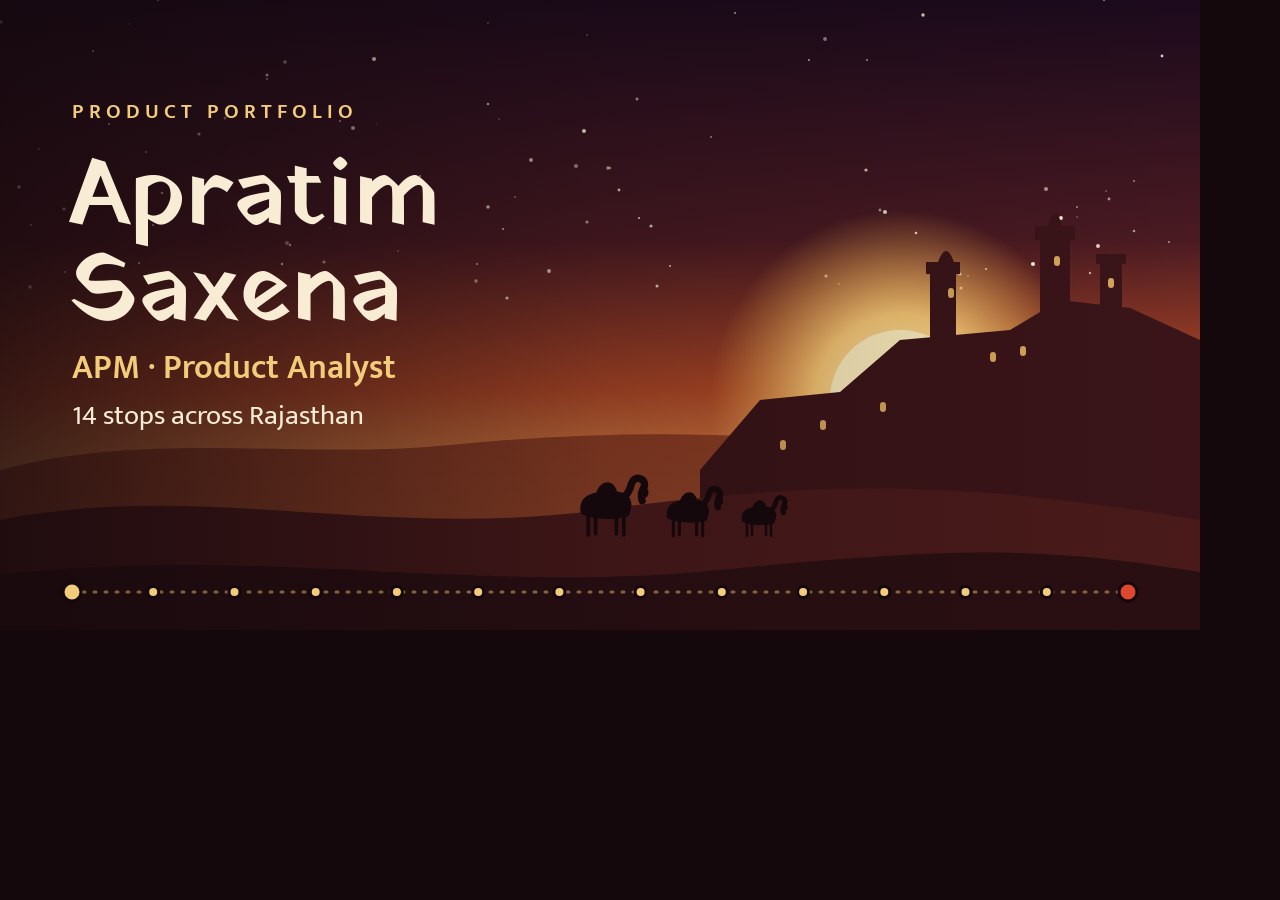
<file: tools/og-image-source.html>
<!doctype html>
<html><head><meta charset="utf-8">
<link rel="stylesheet" href="https://fonts.googleapis.com/css2?family=Yatra+One&family=Mukta:wght@400;600&display=swap">
<style>
html,body{margin:0;width:1200px;height:630px;overflow:hidden;background:#14080c}
svg{display:block}
.d{font-family:'Yatra One',Georgia,serif}.b{font-family:'Mukta','Segoe UI',sans-serif}
</style></head><body>
<svg width="1200" height="630" viewBox="0 0 1200 630" xmlns="http://www.w3.org/2000/svg">
<defs>
  <linearGradient id="sk" x1="0" y1="0" x2="0" y2="1">
    <stop offset="0" stop-color="#1b0a1c"/><stop offset=".38" stop-color="#4a1a22"/>
    <stop offset=".62" stop-color="#b34a26"/><stop offset=".82" stop-color="#f0a85a"/><stop offset="1" stop-color="#f7d68a"/>
  </linearGradient>
  <radialGradient id="sun" cx="50%" cy="50%" r="50%">
    <stop offset="0" stop-color="#fff2c4"/><stop offset=".45" stop-color="#ffd27a" stop-opacity=".95"/><stop offset="1" stop-color="#ffb04a" stop-opacity="0"/>
  </radialGradient>
  <linearGradient id="vg" x1="0" y1="0" x2="1" y2="0">
    <stop offset="0" stop-color="#14080c" stop-opacity=".78"/><stop offset=".5" stop-color="#14080c" stop-opacity=".25"/><stop offset="1" stop-color="#14080c" stop-opacity="0"/>
  </linearGradient>
  <symbol id="camel" viewBox="0 0 150 116"><g fill="currentColor" stroke="currentColor" stroke-linecap="round">
    <path d="M34 72c-4-18 4-30 20-34 14-4 36-6 50 0 10 4 14 14 12 24l-4 14c-24 6-54 6-78-4Z" stroke="none"/>
    <path d="M58 40c4-14 12-20 20-20s14 8 16 20c-12-4-24-4-36 0Z" stroke="none"/>
    <path d="M100 48c8-6 14-14 16-24 2-8 8-12 14-10 8 2 10 10 6 16-4 8-4 14-2 20" fill="none" stroke-width="12"/>
    <path d="M130 30c6-4 12-2 14 4 2 8-4 14-12 12" stroke="none"/>
    <path d="M46 74v32M58 74v30M92 74v30M104 74v32" fill="none" stroke-width="6"/></g></symbol>
</defs>

<rect width="1200" height="630" fill="url(#sk)"/>
<!-- stars -->
<g fill="#fff6dd" id="st"></g>
<!-- sun -->
<circle cx="900" cy="400" r="190" fill="url(#sun)"/>
<circle cx="900" cy="400" r="70" fill="#fff0bf"/>

<!-- far dunes -->
<path d="M0 470 C150 430 300 460 450 445 S760 430 900 450 S1100 440 1200 455 V630 H0Z" fill="#8a3a22" opacity=".9"/>

<!-- fort on the right (Mehrangarh-style silhouette) -->
<g fill="#3a1418">
  <path d="M700 470 L760 400 L840 392 L900 340 L1010 330 L1060 300 L1130 308 L1200 340 V580 H700Z"/>
  <rect x="930" y="270" width="26" height="72"/><rect x="926" y="262" width="34" height="12"/>
  <rect x="1040" y="236" width="30" height="78"/><rect x="1035" y="226" width="40" height="14"/>
  <rect x="1100" y="262" width="22" height="50"/><rect x="1096" y="254" width="30" height="10"/>
  <path d="M938 262 q8-22 16 0Z"/><path d="M1048 226 q7-26 14 0Z"/>
  <g id="bt"></g>
</g>
<g fill="#f6c36b" opacity=".85" id="win"></g>

<!-- near dunes -->
<path d="M0 520 C200 480 380 540 600 510 S960 480 1200 520 V630 H0Z" fill="#4a1a1a"/>
<path d="M0 575 C260 545 470 595 720 570 S1050 548 1200 572 V630 H0Z" fill="#2a0f12"/>

<!-- camel caravan -->
<use href="#camel" x="560" y="470" width="92" height="71" style="color:#14080c"/>
<use href="#camel" x="650" y="482" width="76" height="59" style="color:#14080c"/>
<use href="#camel" x="728" y="492" width="62" height="48" style="color:#14080c"/>

<!-- left readability veil -->
<rect width="1200" height="630" fill="url(#vg)"/>

<!-- text -->
<text x="72" y="118" class="b" font-size="21" font-weight="600" letter-spacing="5" fill="#f2cc7b">PRODUCT PORTFOLIO</text>
<text x="68" y="222" class="d" font-size="96" fill="#f8ecd4">Apratim</text>
<text x="68" y="318" class="d" font-size="96" fill="#f8ecd4">Saxena</text>
<text x="72" y="378" class="b" font-size="34" font-weight="600" fill="#f2cc7b">APM · Product Analyst</text>
<text x="72" y="424" class="b" font-size="28" fill="#f8ecd4">14 stops across Rajasthan</text>

<!-- route strip -->
<g id="route"></g>
</svg>
<script>
var ns='http://www.w3.org/2000/svg',seed=7;function r(){seed=(seed*16807)%2147483647;return (seed-1)/2147483646;}
var st=document.getElementById('st'),h='';for(var i=0;i<90;i++){var y=r()*300;h+='<circle cx="'+(r()*1200|0)+'" cy="'+(y|0)+'" r="'+(.6+r()*1.5).toFixed(1)+'" opacity="'+(.5+r()*.5).toFixed(2)+'"/>';}st.innerHTML=h;
var bt='';for(var x=0;x<0;x+=26)bt+='';document.getElementById('bt').innerHTML=bt;
var w='';[[948,288],[1054,256],[1108,278],[820,420],[880,402],[780,440],[990,352],[1020,346]].forEach(function(p){w+='<rect x="'+p[0]+'" y="'+p[1]+'" width="6" height="10" rx="3"/>';});document.getElementById('win').innerHTML=w;
/* 14-stop route: dotted line, gold trail, dots */
var rt='<line x1="72" y1="592" x2="1128" y2="592" stroke="#f2cc7b" stroke-opacity=".45" stroke-width="3" stroke-dasharray="2 9" stroke-linecap="round"/>';
for(var k=0;k<14;k++){var x=72+k*(1056/13);rt+='<circle cx="'+x.toFixed(1)+'" cy="592" r="'+(k==0||k==13?9:5.5)+'" fill="'+(k==13?'#e0452d':'#f2cc7b')+'" stroke="#14080c" stroke-width="3"/>';}
document.getElementById('route').innerHTML=rt;
</script>
</body></html>
</file>
<file: _build/styles-DkQitfq8.css>
:root{--lightningcss-light: ;--lightningcss-dark:initial;color-scheme:dark;--wall:#12070a;--teal-1:#7b2233;--teal-2:#5f1726;--teal-3:#42101b;--teal-4:#2c0a12;--cream:#f2e8d8;--cream-2:#e2cfc6;--muted:#b99095;--line:#f2e8d829;--ink-on-cream:#42101b;--accent:#f5c84c;--accent-rgb:245 200 76;--brass:#d4b06a;--glow:212, 176, 106;--nav-h:66px;--display:"Big Shoulders Display", "Oswald", "Arial Narrow", sans-serif;--sans:"Satoshi", system-ui, -apple-system, "Segoe UI", sans-serif;--gutter:clamp(16px, 4vw, 48px);--max:1240px;--ease:cubic-bezier(.16, 1, .3, 1);--slide-shadow:0 30px 60px -28px #000000b3, 0 2px 6px #00000040;--img-shadow:0 24px 40px -14px #000000a6}*,:before,:after{box-sizing:border-box;margin:0;padding:0}html{-webkit-text-size-adjust:100%;scroll-padding-top:84px}body{background:var(--wall);color:var(--cream);font:400 16px/1.6 var(--sans);-webkit-font-smoothing:antialiased;overflow-x:hidden}a{color:inherit;text-decoration:none}img,video,iframe{max-width:100%;display:block}button{font:inherit;color:inherit;cursor:pointer;background:0 0;border:0}a,button{touch-action:manipulation;-webkit-tap-highlight-color:transparent}:focus-visible{outline:2px solid var(--cream);outline-offset:4px}::selection{background:var(--cream);color:var(--ink-on-cream)}p{text-wrap:pretty}h1,h2,h3{font-family:var(--display);text-transform:uppercase;letter-spacing:.01em;text-wrap:balance;font-weight:700;line-height:.92}.wrap{max-width:var(--max);padding:0 var(--gutter);margin:0 auto}.eyebrow{letter-spacing:.22em;text-transform:uppercase;color:var(--muted);font-size:12px;font-weight:700}.slide{-webkit-backdrop-filter:blur(22px)saturate(150%);backdrop-filter:blur(22px)saturate(150%);box-shadow:var(--slide-shadow), inset 0 1px 0 #ffffff2e, inset 0 0 40px #ffffff05;background:radial-gradient(120% 90% at 18% 0,#ffffff21,#0000 55%),linear-gradient(135deg,#7b22339e 0%,#5f17268c 40%,#42101b80 75%,#2c0a1280 100%);border:1px solid #ffffff29;border-radius:10px;position:relative;overflow:hidden}body:before{content:"";z-index:-1;pointer-events:none;background:radial-gradient(40% 36% at 14% 18%, #be3450bf, transparent 70%), radial-gradient(34% 32% at 88% 28%, rgba(var(--glow), .34), transparent 70%), radial-gradient(46% 42% at 62% 92%, #96283ecc, transparent 70%), radial-gradient(32% 30% at 30% 70%, rgba(var(--glow), .2), transparent 70%);filter:blur(46px);transform-origin:50% 40%;position:fixed;inset:-12%}@media (prefers-reduced-motion:no-preference){body:before{animation:24s ease-in-out infinite alternate zoomglow}}@keyframes zoomglow{0%{transform:scale(1)translate(0,0)}to{transform:scale(1.22)translate(-2%,3%)}}.slide+.slide,.slide+section,section+.slide{margin-top:28px}.nav{z-index:50;pointer-events:none;position:sticky;top:0}.nav .wrap{pointer-events:auto;height:56px;width:calc(100% - 2 * var(--gutter));max-width:calc(var(--max) - 2 * var(--gutter));transition:background-color .45s var(--ease), border-color .45s var(--ease), box-shadow .45s var(--ease), backdrop-filter .45s;background:0 0;border:1px solid #0000;border-radius:14px;align-items:center;gap:16px;margin:10px auto 0;padding:0 18px;display:flex}@media (width>=641px){.nav.scrolled .wrap{-webkit-backdrop-filter:blur(22px)saturate(160%);backdrop-filter:blur(22px)saturate(160%);background:linear-gradient(#ffffff1a,#ffffff0f);border-color:#fff3;box-shadow:inset 0 1px #fff3}}.brand{font-family:var(--display);text-transform:uppercase;letter-spacing:.04em;white-space:nowrap;font-size:24px;font-weight:800}body[data-page=home] .brand{visibility:hidden}.links{gap:4px;margin-left:auto;display:flex}.links a{letter-spacing:.14em;text-transform:uppercase;white-space:nowrap;color:var(--muted);border-bottom:2px solid #0000;padding:8px 12px;font-size:13px;font-weight:700;transition:color .2s,border-color .2s}.links a:hover{color:var(--cream)}.links a[aria-current=page]{color:var(--cream);border-color:var(--cream)}.resume-menu{position:relative}.resume-menu summary{cursor:pointer;letter-spacing:.14em;text-transform:uppercase;white-space:nowrap;color:var(--muted);border-bottom:2px solid #0000;padding:8px 12px;font-size:13px;font-weight:700;list-style:none;transition:color .2s}.resume-menu summary::-webkit-details-marker{display:none}.resume-menu summary:hover,.resume-menu[open] summary{color:var(--cream)}.resume-menu ul{z-index:60;-webkit-backdrop-filter:blur(20px)saturate(150%);backdrop-filter:blur(20px)saturate(150%);background:#2c0a12b3;border:1px solid #ffffff24;border-radius:6px;min-width:250px;padding:6px;list-style:none;position:absolute;top:calc(100% + 8px);right:0;box-shadow:0 20px 40px -16px #000c,inset 0 1px #ffffff24}.resume-menu li a{color:var(--cream-2);border-radius:4px;justify-content:space-between;gap:12px;padding:10px 12px;font-size:14px;transition:background-color .15s,color .15s;display:flex}.resume-menu li a:hover{color:var(--cream);background:#f2e8d814}@media (width<=640px){.brand{display:none}.resume-menu ul{min-width:0;position:fixed;top:60px;left:16px;right:16px}.nav .wrap{width:calc(100% - 16px);padding:0 8px}.links{scrollbar-width:none;max-width:100%;margin:0 auto;overflow-x:auto}.links::-webkit-scrollbar{display:none}}.btn{white-space:nowrap;letter-spacing:.14em;text-transform:uppercase;border:1.5px solid var(--cream);height:46px;color:var(--cream);transition:background-color .2s, color .2s, transform .2s var(--ease);border-radius:4px;align-items:center;gap:10px;padding:0 22px;font-size:13px;font-weight:700;display:inline-flex}.btn:hover{background:var(--cream);color:var(--ink-on-cream)}.btn:active{transform:scale(.97)}.btn.solid{background:var(--cream);color:var(--ink-on-cream)}.btn.solid:hover{background:#fff8e8}.btn.sm{height:38px;padding:0 16px;font-size:12px}.actions{flex-wrap:wrap;gap:12px;display:flex}.hero{min-height:calc(100vh - var(--nav-h));min-height:calc(100dvh - var(--nav-h));flex-direction:column;justify-content:space-between;padding:clamp(8px,1.2vw,16px) clamp(20px,4vw,56px) clamp(28px,3.5vw,44px);display:flex}.hero-top{flex-wrap:wrap;justify-content:space-between;gap:16px;display:flex}.cover{flex:1;grid-template-columns:1fr auto 1fr;align-items:center;min-height:clamp(360px,100dvh - 240px,820px);display:grid;position:relative}.cover .word{font-family:var(--display);text-transform:uppercase;letter-spacing:.01em;color:var(--cream);font-size:clamp(64px,11vw,176px);font-weight:700;line-height:.82;display:block}.cover .w1,.cover .w2{z-index:1;width:max-content;position:relative}.cover .w1{justify-self:end}.cover .w2{justify-self:start}.cover .sub{letter-spacing:.3em;text-transform:uppercase;color:var(--cream-2);margin-top:14px;font-size:clamp(13px,1.35vw,19px);font-weight:700}.cover .w1 .sub{text-align:left;padding-left:.06em}.cover .w2 .sub{text-align:right;margin-right:-.3em}.figure{z-index:2;cursor:pointer;justify-content:center;align-self:end;align-items:flex-end;height:100%;margin:0;display:flex;position:relative}.figure:before{content:"";background:radial-gradient(closest-side,#0000008c,#0000);width:120%;height:8%;position:absolute;bottom:0;left:50%;translate:-50% 40%}.figure:before{display:none}.figbox{height:var(--fig-h);aspect-ratio:509/968;display:block;position:relative;-webkit-mask-image:linear-gradient(#000 80%,#0000 99%);mask-image:linear-gradient(#000 80%,#0000 99%)}.figbox img{width:100%;height:100%;display:block}.figbox .blink{opacity:0;pointer-events:none;height:auto;position:absolute;animation:5.2s infinite blink!important}.blink.l{width:11.591%;top:10.537%;left:38.507%}.blink.r{width:11.395%;top:10.64%;left:52.063%}@keyframes blink{0%,93%,to{opacity:0}94.4%,96.2%{opacity:1}}.figure .cap{left:77%;bottom:calc(var(--fig-h) * .84);z-index:3;background:var(--cream);width:max-content;max-width:200px;color:var(--ink-on-cream);border-radius:14px 14px 14px 2px;padding:8px 14px;font-size:13px;font-weight:700;transition:transform .3s cubic-bezier(.3,1.6,.5,1);position:absolute;box-shadow:0 10px 24px -10px #0009}.figure .cap.pop{transform:scale(1.1)}.hero-foot{z-index:3;flex-wrap:wrap;justify-content:space-between;align-items:flex-end;gap:24px;padding-top:24px;display:flex;position:relative}.hero-foot p{max-width:580px;color:var(--cream-2);text-align:right;text-wrap:balance;margin-left:auto;font-size:17px;line-height:1.55}.avail{letter-spacing:.14em;text-transform:uppercase;color:var(--cream);align-items:center;gap:12px;font-size:clamp(14px,1.4vw,17px);font-weight:800;display:inline-flex}.avail i{background:#7fe0a6;border-radius:50%;flex:none;width:9px;height:9px;box-shadow:0 0 0 3px #7fe0a640}@media (width<=760px),(width>=761px) and (width<=1100px) and (orientation:portrait){.cover{grid-template-rows:auto auto auto;grid-template-columns:1fr 1fr;row-gap:0;min-height:0}.cover .figure{grid-area:1/1/auto/-1;margin:0}.figure{--fig-h:min(42vh, 360px)}.figure .cap{max-width:130px;padding:7px 12px;font-size:12px;left:calc(50% + 46px)}.hero{padding-bottom:24px}.hero-foot{flex-direction:column;align-items:flex-start;gap:10px;padding-top:14px}.hero-foot p{text-align:left;max-width:none;margin-left:0;font-size:15px}.avail{letter-spacing:.1em;font-size:12.5px}.cover .w1,.cover .w2{display:contents}.cover .word{grid-row:2;margin-top:6px;font-size:17vw}.cover .w1 .word{grid-column:1;justify-self:end}.cover .w2 .word{grid-column:2;justify-self:start}.cover .sub{letter-spacing:.12em;white-space:nowrap;grid-row:3;margin:12px 0 0;padding:0;font-size:11.5px}.cover .w1 .sub{text-align:right;grid-column:1;justify-self:end;padding-right:8px}.cover .w2 .sub{text-align:left;grid-column:2;justify-self:start;margin-right:0;padding-left:8px}}.intro{grid-template-columns:clamp(170px,19vw,250px) minmax(0,1fr) minmax(250px,320px);align-items:start;gap:clamp(24px,4vw,56px);padding:clamp(32px,5vw,64px);display:grid}.intro h2{overflow-wrap:anywhere;margin-bottom:20px;font-size:clamp(44px,5vw,70px)}.intro .lead{color:var(--cream-2);font-size:16.45px;line-height:1.65}.intro .lead b{color:var(--cream);font-weight:700}.portrait{box-shadow:var(--img-shadow);transition:transform .6s var(--ease);background:#ffffffeb;border-radius:12px;margin-top:6px;padding:8px}.portrait img{aspect-ratio:1;border-radius:6px;width:100%;height:auto}.portrait:hover{transform:translateY(-4px)scale(1.02)}.frame{align-content:start;display:grid}.frame>div{padding:18px 0}.frame>div:first-child{padding-top:6px}.frame>div:last-child{padding-bottom:0}.frame>div+div{border-top:1px solid var(--line)}.frame h3{font-family:var(--sans);letter-spacing:.22em;color:var(--brass);margin-bottom:10px;font-size:12px;font-weight:700}.frame li{color:var(--cream-2);font-size:15px;line-height:1.55}.frame ul{gap:4px;list-style:none;display:grid}.frame a:hover{color:var(--cream);text-underline-offset:3px;text-decoration:underline}@media (width<=1040px){.intro{grid-template-columns:clamp(150px,24vw,210px) minmax(0,1fr)}.frame{grid-column:1/-1}}@media (width<=640px){.intro{grid-template-columns:1fr}.portrait{width:min(220px,62%)}}.sec{padding:clamp(56px,9vh,96px) 0 0}.sec-head{flex-wrap:wrap;justify-content:space-between;align-items:end;gap:16px;margin-bottom:28px;display:flex}.sec-head h2{font-size:clamp(56px,7vw,100px)}.link{letter-spacing:.14em;text-transform:uppercase;color:var(--cream-2);border-bottom:1.5px solid;padding-bottom:3px;font-size:13px;font-weight:700;transition:color .2s}.link:hover{color:var(--cream)}.slide-card{height:100%;transition:transform .45s var(--ease);flex-direction:column;padding:clamp(20px,2.2vw,28px);display:flex}a.slide-card:hover{transform:translateY(-4px)}.slide-card .eyebrow{margin-bottom:10px;padding-right:72px;display:block}.slide-card h3{font-size:clamp(28px,2.4vw,34px);line-height:.95}.slide-card p{color:var(--cream-2);-webkit-line-clamp:2;-webkit-box-orient:vertical;min-height:3em;margin-top:10px;font-size:14px;line-height:1.5;display:-webkit-box;overflow:hidden}.slide-card .shot{margin-top:auto;padding-top:20px;display:block}.slide-card .shot span{aspect-ratio:16/9;background:var(--teal-4);border-radius:6px;display:block;position:relative;overflow:hidden;box-shadow:0 0 0 1px #f2e8d824,0 18px 30px -16px #000000b3}.slide-card .shot img{object-fit:cover;object-position:top center;width:100%;height:100%;transition:transform .7s var(--ease)}.slide-card:hover .shot img{transform:scale(1.04)}.slide-card .go{letter-spacing:.16em;text-transform:uppercase;color:var(--cream-2);opacity:0;transition:opacity .25s, transform .35s var(--ease);font-size:12px;font-weight:700;position:absolute;top:22px;right:22px;transform:translate(-6px)}.slide-card:hover .go,.slide-card:focus-visible .go{opacity:1;transform:none}.deck{grid-template-columns:repeat(2,minmax(0,1fr));gap:24px;list-style:none;display:grid}.deck>li:first-child{grid-column:span 2}.deck>li:first-child .slide-card{grid-template-rows:auto auto 1fr;grid-template-columns:minmax(0,.9fr) minmax(0,1.1fr);column-gap:40px;min-height:380px;display:grid}.deck>li:first-child .eyebrow,.deck>li:first-child h3,.deck>li:first-child p{grid-column:1}.deck>li:first-child h3{font-size:clamp(44px,5vw,72px)}.deck>li:first-child p{-webkit-line-clamp:4;align-self:start;font-size:16px}.deck>li:first-child .shot{grid-area:1/2/-1;align-self:center;padding-top:0}.grid{grid-template-columns:repeat(auto-fill,minmax(min(100%,340px),1fr));gap:22px;list-style:none;display:grid}@media (width<=760px){.deck{grid-template-columns:1fr}.deck>li:first-child{grid-column:auto}.deck>li:first-child .slide-card{min-height:0;display:flex}.deck>li:first-child h3{font-size:clamp(32px,8vw,44px)}.deck>li:first-child .shot{padding-top:20px}}.page-head{grid-template-columns:minmax(0,1fr) minmax(0,340px);align-items:end;gap:24px 48px;padding:clamp(36px,5vw,64px) clamp(24px,4vw,56px);display:grid}.page-head h1{font-size:clamp(84px,12vw,180px);line-height:.82}.page-head aside{border-left:2px solid var(--brass);padding-left:20px}.page-head .tag{letter-spacing:.24em;text-transform:uppercase;color:var(--brass);margin-bottom:10px;font-size:11px;font-weight:700;display:inline-block}.page-head p{color:var(--cream-2);font-size:17px;line-height:1.55}@media (width<=760px){.page-head{grid-template-columns:1fr}}.filters{top:calc(var(--nav-h) + 10px);z-index:20;-webkit-backdrop-filter:blur(22px)saturate(150%);backdrop-filter:blur(22px)saturate(150%);background:#28081066;border:1px solid #ffffff1f;border-radius:14px;flex-wrap:wrap;gap:8px;margin-top:18px;padding:10px 12px;display:flex;position:sticky}.chip{border:1.5px solid var(--line);-webkit-backdrop-filter:blur(8px);backdrop-filter:blur(8px);letter-spacing:.14em;text-transform:uppercase;height:38px;color:var(--cream-2);background:#ffffff0a;border-radius:8px;padding:0 14px;font-size:12px;font-weight:700;transition:background-color .2s,color .2s,border-color .2s}.chip b{font-family:var(--display);letter-spacing:0;margin-right:6px;font-size:16px}.chip:hover{border-color:var(--cream);color:var(--cream)}.chip[aria-pressed=true]{background:var(--cream);border-color:var(--cream);color:var(--ink-on-cream)}.group{padding-top:48px;scroll-margin-top:140px}#groups{scroll-margin-top:140px}.divider{grid-template-columns:auto minmax(0,1fr);align-items:end;gap:12px 32px;margin-bottom:22px;padding:clamp(32px,5vw,56px);display:grid}.divider .n{font-family:var(--display);color:#efe8d647;font-size:clamp(72px,9vw,128px);font-weight:700;line-height:.8}.divider h2{font-size:clamp(48px,6vw,84px)}.divider p{color:var(--cream-2);max-width:52ch;margin-top:10px}@media (width<=600px){.divider{grid-template-columns:1fr}}.scrim{z-index:90;-webkit-backdrop-filter:blur(5px);backdrop-filter:blur(5px);opacity:0;pointer-events:none;background:#0a0205bf;transition:opacity .35s;position:fixed;inset:0}.scrim.on{opacity:1;pointer-events:auto}.win{z-index:100;-webkit-backdrop-filter:blur(28px)saturate(150%);backdrop-filter:blur(28px)saturate(150%);overscroll-behavior:contain;opacity:0;pointer-events:none;visibility:hidden;width:min(1220px,94vw);height:min(820px,90dvh);transition:opacity .3s, transform .5s var(--ease), visibility 0s .5s;background:linear-gradient(135deg,#5f1726c7,#2c0a12d1);border:1px solid #ffffff26;border-radius:12px;flex-direction:column;display:flex;position:fixed;top:50%;left:50%;overflow:hidden;transform:translate(-50%,-50%)scale(.6);box-shadow:0 50px 120px -30px #000,inset 0 1px #ffffff2e}.win.on{opacity:1;pointer-events:auto;visibility:visible;transition:opacity .3s, transform .5s var(--ease);transform:translate(calc(-50% + var(--dx,0px)), calc(-50% + var(--dy,0px))) scale(1)}.win.on.max{border-radius:0;width:100vw;height:100dvh;transform:translate(-50%,-50%)}.win.dragging{-webkit-user-select:none;user-select:none;transition:none}.bar{touch-action:none;cursor:grab;border-bottom:1px solid var(--line);background:#0000002e;flex-shrink:0;grid-template-columns:auto minmax(0,1fr) auto;align-items:center;gap:16px;height:52px;padding:0 10px 0 18px;display:grid}.win.dragging .bar{cursor:grabbing}.lights{gap:8px;display:flex}.lights button{border-radius:50%;width:12px;height:12px;transition:background-color .2s,filter .2s;position:relative}.lights button:hover{filter:brightness(1.12)}.lights .r{background:#ff6b5f}.lights .g{background:#4fd07a}.crumb{text-align:center;letter-spacing:.18em;text-transform:uppercase;text-overflow:ellipsis;white-space:nowrap;color:var(--cream-2);font-size:12px;font-weight:700;overflow:hidden}.crumb span{color:var(--muted);margin-right:10px}.bar-r{align-items:center;gap:2px;display:flex}.count{font-family:var(--display);color:var(--muted);margin-right:10px;font-size:18px;font-weight:700}.icon{width:36px;height:36px;color:var(--cream-2);border-radius:4px;place-items:center;font-size:17px;transition:background-color .15s,color .15s;display:grid}.icon:hover{color:var(--cream);background:#efe8d61a}.win-body{flex:1;grid-template-columns:400px minmax(0,1fr);min-height:0;display:grid}.win-info{border-right:1px solid var(--line);overscroll-behavior:contain;padding:32px 30px 36px;overflow-y:auto}.win-info h3{margin:10px 0 16px;font-size:46px}.win-info .sum{color:var(--cream-2);font-size:15px;line-height:1.65}.win-info h4{letter-spacing:.22em;text-transform:uppercase;color:var(--cream);border-bottom:1px solid var(--line);margin:30px 0 12px;padding-bottom:8px;font-size:12px;font-weight:700}.win-info ol{counter-reset:k;color:var(--cream-2);gap:14px;font-size:14.5px;line-height:1.6;list-style:none;display:grid}.win-info li{counter-increment:k;padding-left:34px;position:relative}.win-info li:before{content:counter(k, decimal-leading-zero);font-family:var(--display);color:var(--muted);font-size:18px;font-weight:700;position:absolute;top:-1px;left:0}.win-info li b{color:var(--cream);font-weight:700}.figs{flex-wrap:wrap;gap:18px 30px;margin-top:26px;display:flex}.fig{min-width:0;max-width:100%}.fig b{white-space:nowrap;font-family:var(--display);font-size:34px;font-weight:700;line-height:.95;display:block}.fig span{max-width:17ch;color:var(--muted);margin-top:6px;font-size:12px;line-height:1.3;display:block}.win-info .tags{color:var(--muted);margin-top:26px;font-size:13px}.win-info .btn{margin-top:20px}.stage{flex-direction:column;min-width:0;min-height:0;display:flex}.stage-bar{border-bottom:1px solid var(--line);align-items:center;gap:12px;min-height:56px;padding:8px 12px;display:flex}.tabs{gap:6px;display:flex}.tabs:empty{display:none}.tabs button{letter-spacing:.14em;text-transform:uppercase;height:34px;color:var(--cream-2);border:1.5px solid var(--line);border-radius:4px;padding:0 14px;font-size:12px;font-weight:700}.tabs button[aria-selected=true]{background:var(--cream);color:var(--ink-on-cream);border-color:var(--cream)}.hint{color:var(--muted);font-size:13px}.hint kbd{font:inherit;border:1px solid var(--line);border-radius:3px;margin:0 2px;padding:1px 6px;font-size:11px}.stage-bar .btn{margin-left:auto}.viewer{background:#14060a;flex:1;min-height:0;display:flex;position:relative}.viewer iframe{border:0;width:100%;height:100%}.viewer video{object-fit:contain;background:#14060a;width:100%;height:100%}.viewer.loading:after{content:"Loading…";color:var(--muted);letter-spacing:.14em;text-transform:uppercase;background:#1d0910 linear-gradient(100deg,#0000 30%,#ffffff0d 50%,#0000 70%) 0 0/200% 100%;place-items:center;font-size:13px;animation:1.3s linear infinite shimmer;display:grid;position:absolute;inset:0}@keyframes shimmer{to{background-position:-200% 0}}@media (width<=860px){.win,.win.on.max{border-radius:0;width:100vw;height:100dvh;top:0;left:0;transform:translateY(40px)}.win.on{transform:none}.bar{cursor:default}.count,.hint,.lights .g,.crumb span{display:none}.crumb{text-align:left}.win-body{display:block;overflow-y:auto}.win-info{border-right:0;border-bottom:1px solid var(--line)}.stage{height:78dvh}}.exp-sec{padding-top:clamp(48px,8vh,80px)}.exp-sec>h2{margin-bottom:24px;font-size:clamp(48px,6vw,84px)}.timeline{gap:24px;list-style:none;display:grid}.job{grid-template-columns:minmax(0,.9fr) minmax(0,1.1fr);gap:20px clamp(28px,5vw,64px);padding:clamp(28px,4.5vw,56px);display:grid}.job .eyebrow,.cred .eyebrow{margin-bottom:12px;display:block}.job h3{font-size:clamp(40px,4.6vw,64px)}.job .role,.cred .role{color:var(--cream);margin-top:10px;font-size:18px;font-weight:700}.job .sum{color:var(--cream-2);margin-top:14px;font-size:15px;line-height:1.6}.job ul{color:var(--cream-2);align-content:start;gap:12px;list-style:none;display:grid}.job li{padding-left:22px;position:relative}.job li:before{content:"";background:var(--cream);width:10px;height:1.5px;position:absolute;top:.72em;left:0}.impact{border-top:1px solid var(--line);grid-column:1/-1;grid-template-columns:repeat(auto-fit,minmax(140px,1fr));gap:20px;padding-top:24px;display:grid}.impact b{font-family:var(--display);font-size:clamp(44px,5vw,68px);font-weight:700;line-height:.9;display:block}.impact span{color:var(--muted);letter-spacing:.04em;margin-top:8px;font-size:13px;display:block}@media (width<=760px){.job{grid-template-columns:1fr}}.creds{grid-template-columns:repeat(auto-fit,minmax(min(100%,340px),1fr));gap:24px;list-style:none;display:grid}.cred{padding:clamp(26px,3.5vw,40px)}.cred h3{font-size:clamp(40px,4.4vw,60px)}.cred .role{color:var(--cream-2);font-weight:500}.cred .note{letter-spacing:.16em;text-transform:uppercase;color:var(--ink-on-cream);background:var(--cream);border-radius:3px;margin-top:16px;padding:4px 10px;font-size:12px;font-weight:700;display:inline-block}.skills{padding:0}.skills>*{padding-left:clamp(24px,5vw,64px);padding-right:clamp(24px,5vw,64px)}.skills-head{grid-template-columns:minmax(0,1fr) minmax(0,380px);align-items:end;gap:16px 48px;margin-bottom:clamp(28px,4vw,48px);display:grid}.skills-head h2{font-size:clamp(72px,10vw,150px);line-height:.8}.skills-head p{color:var(--cream-2);border-left:2px solid var(--brass);padding-left:20px;font-size:17px}.strengths{border-top:1px solid var(--line);counter-reset:strength;list-style:none}.strength{border-bottom:1px solid var(--line);grid-template-columns:110px minmax(0,1.3fr) minmax(0,1fr);align-items:start;gap:16px 36px;padding-top:30px;padding-bottom:30px;transition:background-color .3s;display:grid}.strength:hover{background:#0000001f}.strength .n{font-family:var(--display);color:var(--brass);font-size:clamp(56px,6vw,84px);font-weight:700;line-height:.8}.strength{counter-increment:strength}.strength .n:before{content:counter(strength, decimal-leading-zero)}.strength h3{font-size:clamp(32px,3.4vw,48px)}.strength p{color:var(--cream-2);max-width:54ch;margin-top:10px;font-size:15.5px;line-height:1.6}.proof .lbl{letter-spacing:.24em;text-transform:uppercase;color:var(--muted);margin-bottom:12px;font-size:11px;font-weight:700;display:block}.proof ul{gap:8px;list-style:none;display:grid}.proof a{background:var(--cream);color:var(--ink-on-cream);transition:transform .25s var(--ease), background-color .2s;border-radius:4px;justify-content:space-between;align-items:center;gap:12px;padding:11px 14px;font-size:14px;font-weight:700;display:flex}.proof a:after{content:"↗";font-weight:400}.proof a:hover{background:#fff6e6;transform:translate(4px)}.kit{padding-top:clamp(28px,4vw,44px);padding-bottom:clamp(32px,4vw,52px)}.kit-row{border-top:1px solid var(--line);grid-template-columns:210px minmax(0,1fr);align-items:baseline;gap:8px 32px;padding:18px 0;display:grid}.kit-row:last-child{border-bottom:1px solid var(--line)}.kit-row h3{color:var(--cream);font-size:28px}.kit-row ul{flex-wrap:wrap;gap:6px 0;list-style:none;display:flex}.kit-row li{color:var(--cream-2);font-size:17px}.kit-row li+li:before{content:"/";color:var(--brass);margin:0 12px}@media (width<=1000px){.strength{grid-template-columns:80px minmax(0,1fr)}.proof{grid-column:2}}@media (width<=760px){.skills-head{grid-template-columns:1fr}}@media (width<=560px){.strength{grid-template-columns:1fr}.proof{grid-column:auto}.kit-row{grid-template-columns:1fr}}.ethos{padding:clamp(36px,6vw,80px) clamp(24px,5vw,72px)}.ethos .tag{letter-spacing:.26em;text-transform:uppercase;color:var(--brass);margin-bottom:18px;font-size:11px;font-weight:700;display:block}.ethos blockquote{font-family:var(--display);text-transform:uppercase;letter-spacing:.01em;max-width:14ch;font-size:clamp(52px,8vw,116px);font-weight:700;line-height:.88}.ethos blockquote span{color:var(--brass)}.ethos .why{max-width:60ch;color:var(--cream-2);margin-top:26px;font-size:17px}.tenets{border-top:1px solid var(--line);grid-template-columns:repeat(4,minmax(0,1fr));gap:0;margin-top:clamp(32px,5vw,56px);list-style:none;display:grid}.tenets li{padding:22px 22px 6px 0}.tenets li+li{border-left:1px solid var(--line);padding-left:22px}.tenets .n{font-family:var(--display);color:var(--brass);font-size:40px;font-weight:700;line-height:1}.tenets h3{margin:10px 0 8px;font-size:28px}.tenets p{color:var(--cream-2);font-size:14.5px;line-height:1.55}@media (width<=900px){.tenets{grid-template-columns:1fr 1fr}.tenets li:nth-child(3){border-left:0;padding-left:0}.tenets li:nth-child(n+3){border-top:1px solid var(--line)}}@media (width<=520px){.tenets{grid-template-columns:1fr}.tenets li+li{border-left:0;border-top:1px solid var(--line);padding-left:0}}.contact{grid-template-columns:1fr;gap:clamp(32px,4vw,48px);padding:clamp(40px,6vw,80px) clamp(24px,4vw,64px);display:grid}.contact h1{margin-top:8px;font-size:clamp(84px,13vw,190px);line-height:.82}.contact .lead{color:var(--cream-2);max-width:40ch;margin-top:18px;font-size:18px}.channels{grid-template-columns:repeat(2,minmax(0,1fr));gap:16px;display:grid}.channel{border:1.5px solid var(--line);border-radius:6px;padding:22px 24px;transition:border-color .2s,background-color .2s;display:block}.channel:hover{border-color:var(--cream);background:#efe8d60d}.channel .v{font-family:var(--display);text-transform:none;letter-spacing:.01em;word-break:break-word;margin:6px 0 14px;font-size:clamp(28px,3vw,40px);font-weight:700;display:block}@media (width<=760px){.channels{grid-template-columns:1fr}}body{flex-direction:column;min-height:100dvh;display:flex}body>main{flex:1 0 auto;width:100%}.site-foot{border-top:1px solid var(--line);-webkit-backdrop-filter:blur(16px);backdrop-filter:blur(16px);background:#0d05078c;margin-top:clamp(56px,8vh,96px)}.foot-grid{grid-template-columns:minmax(0,1.3fr) repeat(2,minmax(0,1fr));gap:28px 40px;padding-top:36px;padding-bottom:28px;display:grid}.foot-name{font-family:var(--display);text-transform:uppercase;letter-spacing:.03em;font-size:26px;font-weight:800;line-height:1}.foot-grid p{color:var(--muted);max-width:34ch;margin-top:8px;font-size:14px}.foot-grid h2{font-family:var(--sans);letter-spacing:.22em;text-transform:uppercase;color:var(--muted);margin-bottom:12px;font-size:11px;font-weight:700;line-height:1}.foot-grid ul{gap:8px;list-style:none;display:grid}.foot-grid a{color:var(--cream-2);font-size:14px;transition:color .2s}.foot-grid a:hover{color:var(--cream);text-underline-offset:3px;text-decoration:underline}.foot-row{border-top:1px solid var(--line);color:var(--muted);letter-spacing:.08em;text-transform:uppercase;justify-content:space-between;align-items:center;gap:16px;padding-top:16px;padding-bottom:20px;font-size:12px;display:flex}.to-top{letter-spacing:.12em;text-transform:uppercase;color:var(--cream-2);padding:4px 0;font-size:12px;font-weight:700;transition:color .2s}.to-top:hover{color:var(--cream)}@media (width<=760px){.foot-grid{grid-template-columns:1fr 1fr}.foot-grid>:first-child{grid-column:1/-1}}.group.focus .divider .n{color:var(--brass)}@keyframes flash{0%{box-shadow:var(--slide-shadow)}30%{box-shadow:0 0 0 2px var(--brass), 0 0 70px -8px rgba(var(--glow), .55)}to{box-shadow:var(--slide-shadow)}}@keyframes ring{0%{box-shadow:0 0 #7fe0a680}to{box-shadow:0 0 0 10px #7fe0a600}}@keyframes inLeft{0%{opacity:0;transform:translate(-70px)}}@keyframes inRight{0%{opacity:0;transform:translate(70px)}}@keyframes rise{0%{opacity:0;transform:translateY(70px)scale(.96)}}@keyframes fadeUp{0%{opacity:0;transform:translateY(22px)}}@keyframes dropIn{0%{opacity:0;transform:translateY(-100%)}}@keyframes track{0%{opacity:0;letter-spacing:.7em}}@keyframes bubble{0%{opacity:0;transform:scale(.4)translateY(10px)}70%{transform:scale(1.08)}to{opacity:1;transform:none}}@media (prefers-reduced-motion:no-preference){.nav{animation:dropIn .9s var(--ease) backwards}.hero{animation:fadeUp 1s var(--ease) backwards}.cover .w1{animation:inLeft 1.2s var(--ease) .15s backwards}.cover .w2{animation:inRight 1.2s var(--ease) .15s backwards}.cover .figure{animation:rise 1.3s var(--ease) .3s backwards}.cover .sub{animation:track 1.4s var(--ease) .75s backwards}.figure .cap{animation:.7s cubic-bezier(.3,1.4,.5,1) 1.5s backwards bubble}.hero-foot>*{animation:fadeUp 1s var(--ease) .95s backwards}.avail i{animation:2s ease-out infinite ring}.page-head{animation:fadeUp 1s var(--ease) .15s backwards}.page-head h1{animation:inLeft 1.1s var(--ease) .2s backwards}.page-head aside{animation:fadeUp 1s var(--ease) .5s backwards}.filters .chip{animation:fadeUp .7s var(--ease) backwards}.filters .chip:nth-child(2){animation-delay:.55s}.filters .chip:nth-child(3){animation-delay:.62s}.filters .chip:nth-child(4){animation-delay:.69s}.filters .chip:nth-child(5){animation-delay:.76s}.filters .chip:nth-child(6){animation-delay:.83s}.filters .chip:first-child{animation-delay:.48s}.rv{opacity:0;transition:opacity .9s var(--ease), transform .9s var(--ease);transform:translateY(30px)scale(.98)}.rv.in{opacity:1;transform:none}.intro.rv .portrait,.intro.rv .intro-text,.intro.rv .frame>div{opacity:0;transition:opacity .9s var(--ease), transform .9s var(--ease)}.intro.rv .portrait{transition-delay:.1s;transform:translateY(26px)scale(.94)}.intro.rv .intro-text{transition-delay:.25s;transform:translateY(26px)}.intro.rv .frame>div{transform:translate(28px)}.intro.rv .frame>div:first-child{transition-delay:.4s}.intro.rv .frame>div:nth-child(2){transition-delay:.52s}.intro.rv .frame>div:nth-child(3){transition-delay:.64s}.intro.in .portrait,.intro.in .intro-text,.intro.in .frame>div{opacity:1;transform:none}.group.focus .divider{animation:flash 1.5s var(--ease)}}@media (prefers-reduced-motion:reduce){*,:before,:after{transition:none!important;animation:none!important}}@media (width<=640px){.filters{scrollbar-width:none;top:calc(var(--nav-h) + 6px);flex-wrap:nowrap;overflow-x:auto}.filters::-webkit-scrollbar{display:none}.chip{flex:none}.group{scroll-margin-top:130px}}[hidden]{display:none!important}.mline{color:var(--cream-2);margin-top:12px;font-size:13px;display:block}.mline b{font-family:var(--display);letter-spacing:.01em;color:var(--cream);margin-right:4px;font-size:22px}.arch{width:100%;height:auto;margin-top:14px;display:block;overflow:visible}.arch rect{fill:#ffffff12;stroke:#ffffff38;stroke-width:1px}.arch text{fill:var(--cream);font:600 9.2px/1 var(--sans)}.arch text.st{fill:var(--brass);letter-spacing:.08em;text-transform:uppercase;font-size:7px;font-weight:800}.arch path{fill:none;stroke:var(--brass);stroke-width:1.4px;stroke-linecap:round;stroke-linejoin:round}.arch.big text{font-size:9.6px}.chips{flex-wrap:wrap;gap:6px;margin-top:14px;display:flex}.chips i{color:var(--cream);background:#ffffff0f;border:1px solid #ffffff38;border-radius:999px;padding:4px 10px;font-size:12px;font-style:normal;font-weight:700}.chips i.todo,.stat.todo b,.tnote.todo{color:#ffd37a}.chips i.todo{border-style:dashed;border-color:#ffd37a99}.stats{grid-template-columns:repeat(3,minmax(0,1fr));gap:10px;margin-top:auto;padding-top:16px;display:grid}.stat b{font-family:var(--display);letter-spacing:.01em;color:var(--cream);overflow-wrap:anywhere;font-size:25px;line-height:.95;display:block}.stat small{color:var(--muted);margin-top:4px;font-size:11.5px;line-height:1.25;display:block}.stat.todo b{letter-spacing:.12em;padding-top:5px;font-size:18px}.win.nofile .stage{display:none}.win.nofile .win-body{grid-template-columns:minmax(0,1fr)}.win.nofile .win-info{border-right:0;max-width:820px;margin:0 auto}.tech{background:#ffffff0a;border:1px solid #ffffff24;border-radius:10px;margin-top:26px;padding:18px 18px 20px}.tech h4{margin-top:24px}.tech>h4:first-child{margin-top:0}.tech .chips{margin-top:16px}.flow{counter-reset:f;color:var(--cream-2);gap:10px;font-size:14px;line-height:1.55;list-style:none;display:grid}.flow li{counter-increment:f;padding-left:30px;position:relative}.flow li:before{content:counter(f);width:20px;height:20px;color:var(--ink-on-cream);background:var(--brass);border-radius:50%;place-items:center;font-size:11px;font-weight:800;display:grid;position:absolute;top:1px;left:0}.ktable{border-collapse:collapse;width:100%;color:var(--cream-2);font-size:13px}.ktable th,.ktable td{text-align:left;border-bottom:1px solid var(--line);vertical-align:top;padding:7px 8px;font-weight:500}.ktable thead th{letter-spacing:.14em;text-transform:uppercase;color:var(--muted);font-size:11px;font-weight:800}.ktable tbody th{color:var(--cream);font-weight:700}.stats.big{margin-top:22px;padding-top:0}.stats.big .stat b{font-size:30px}.tnote{color:var(--muted);margin-top:16px;font-size:12.5px;line-height:1.5}.tnote.todo:before{content:"TODO ";letter-spacing:.1em;font-weight:800}.open-card{text-align:center;align-content:center;justify-items:center;gap:6px;width:100%;padding:18px 16px 22px;display:grid}.open-card img{aspect-ratio:16/9;object-fit:cover;object-position:top center;border-radius:6px;width:min(100%,360px);height:auto;margin-bottom:10px;box-shadow:0 0 0 1px #f2e8d824,0 18px 30px -16px #000000b3}.open-card .oc-t{background:var(--cream);min-height:48px;color:var(--ink-on-cream);border-radius:8px;align-items:center;gap:8px;padding:0 22px;font-size:15px;font-weight:800;display:inline-flex}.open-card .oc-s{color:var(--muted);font-size:12px}@media (width<=640px){html{scroll-padding-top:16px}.nav{min-height:66px;animation:none;position:relative}.nav .wrap{justify-content:center;width:calc(100% - 16px);height:56px;min-height:0;padding:0 6px;position:relative}.links{justify-content:space-between;width:100%;max-width:none;margin:0;overflow:visible}.links a{letter-spacing:0;border:0;border-radius:999px;align-items:center;min-height:44px;padding:0 5px;font-size:11.5px;transition:background-color .3s,color .3s;display:inline-flex}.resume-menu{position:static}.resume-menu summary{letter-spacing:0;border-radius:999px;align-items:center;min-height:44px;padding:0 5px;font-size:11.5px;display:inline-flex}.resume-menu ul{min-width:0;position:absolute;inset:calc(100% + 8px) 0 auto}.nav.scrolled .wrap{z-index:55;left:50%;bottom:calc(14px + env(safe-area-inset-bottom,0px));width:calc(100% - 20px);max-width:440px;height:62px;animation:dockIn .55s var(--ease);-webkit-backdrop-filter:blur(24px)saturate(170%);backdrop-filter:blur(24px)saturate(170%);background:linear-gradient(#4a162494,#1a070dbd);border:1px solid #fff3;border-radius:999px;margin:0;padding:0 8px;position:fixed;top:auto;transform:translate(-50%);box-shadow:inset 0 1px #ffffff4d,inset 0 -1px #ffffff0f}.nav.scrolled .links a[aria-current=page],.nav.scrolled .resume-menu[open] summary{color:var(--cream);background:#f2e8d82b}.nav.scrolled .links a,.nav.scrolled .resume-menu summary{color:var(--cream-2)}.nav.scrolled .links a[aria-current=page],.nav.scrolled .resume-menu[open] summary{color:var(--cream)}.nav.scrolled .resume-menu ul{top:auto;bottom:calc(100% + 12px)}.site-foot{padding-bottom:84px}.filters{top:8px}.group,#groups{scroll-margin-top:84px}.chip{height:44px;padding:0 16px}.to-top{min-height:44px;padding:0 4px}.foot-grid a{padding:8px 0;display:inline-block}.frame li a,.sec-head .link{padding:12px 0;display:inline-block}.frame ul{gap:0}.cover .sub{letter-spacing:.12em;font-size:11.5px}.page-head .tag,.ethos .tag,.proof .lbl,.eyebrow{font-size:12px}.page-head h1{font-size:clamp(48px,24.0964vw - 25.0602px,120px)}}@media (width<=860px){.icon{width:44px;height:44px}.lights{display:none}.win-body{flex-direction:column;display:flex}.stage{flex:none;order:-1;height:auto}.win-info{flex:none;overflow:visible}.stage-bar{min-height:0}.stage-bar .open-full{display:none}.tabs button{height:44px}.viewer{flex:none}.viewer video{height:auto;max-height:56dvh}}@media (height<=520px) and (orientation:landscape){.hero{min-height:0}.figure{--fig-h:min(64vh, 240px)}.cover{min-height:0}}@keyframes dockIn{0%{opacity:0;transform:translate(-50%)translateY(36px)scale(.96)}to{opacity:1;transform:translate(-50%)}}@media (width<=640px) and (prefers-reduced-motion:reduce){.nav.scrolled .wrap{animation:none}}@media (width<=340px){.links a,.resume-menu summary{padding:0 3px;font-size:10.5px}}.swipe-hint{z-index:5;color:var(--cream);-webkit-backdrop-filter:blur(14px);backdrop-filter:blur(14px);pointer-events:none;animation:hint 3.4s var(--ease) forwards;white-space:nowrap;background:#14060ac7;border:1px solid #fff3;border-radius:999px;padding:10px 16px;font-size:13px;font-weight:700;position:absolute;bottom:22px;left:50%;transform:translate(-50%)}@keyframes hint{0%{opacity:0;transform:translate(-50%)translateY(12px)}12%,80%{opacity:1;transform:translate(-50%)}to{opacity:0}}@media (width<=860px){.count{margin-right:4px;font-size:16px;display:block}}.filters-in{flex-wrap:wrap;gap:8px;display:flex}@media (width<=640px){.filters{-webkit-backdrop-filter:none;backdrop-filter:none;background:0 0;border:0;height:64px;margin-top:18px;padding:0;display:block;position:static;overflow:visible}.filters-in{scrollbar-width:none;-webkit-backdrop-filter:blur(22px)saturate(150%);backdrop-filter:blur(22px)saturate(150%);background:#28081066;border:1px solid #ffffff1f;border-radius:16px;flex-wrap:nowrap;height:64px;padding:10px 12px;overflow-x:auto}.filters-in::-webkit-scrollbar{display:none}html.fdocked .filters-in{z-index:49;left:50%;bottom:calc(14px + 62px + 10px + env(safe-area-inset-bottom,0px));width:calc(100% - 20px);max-width:440px;height:58px;animation:dockIn .55s var(--ease);-webkit-backdrop-filter:blur(24px)saturate(170%);backdrop-filter:blur(24px)saturate(170%);background:linear-gradient(#4a162494,#1a070dbd);border:1px solid #fff3;border-radius:999px;padding:7px 8px;position:fixed;transform:translate(-50%);box-shadow:inset 0 1px #ffffff4d,inset 0 -1px #ffffff0f}html.fdocked .chip{background:0 0;border-color:#0000;border-radius:999px;height:44px}html.fdocked .chip[aria-pressed=true]{color:var(--ink-on-cream);background:#f2e8d8eb}.group,#groups{scroll-margin-top:20px}body[data-page=projects] .site-foot{padding-bottom:156px}}@media (width<=640px) and (prefers-reduced-motion:reduce){html.fdocked .filters-in{animation:none}}.count,.bar-r{white-space:nowrap;flex:none}@media (width<=860px){.count{letter-spacing:.02em;margin-right:2px;font-size:15px}.bar{gap:8px;padding-left:14px}}@media (width<=760px){.impact{grid-template-columns:repeat(2,minmax(0,1fr));gap:20px 16px;padding-top:20px}.impact b{font-size:clamp(30px,9vw,40px)}.impact span{margin-top:6px;font-size:12.5px;line-height:1.3}}.win-nav{display:none}@media (width<=860px){.bar .count,.bar [data-act=prev],.bar [data-act=next]{display:none}.win-body{padding-bottom:96px}.win-nav{z-index:6;left:50%;bottom:calc(14px + env(safe-area-inset-bottom,0px));-webkit-backdrop-filter:blur(24px)saturate(170%);backdrop-filter:blur(24px)saturate(170%);background:linear-gradient(#4a162494,#1a070dbd);border:1px solid #fff3;border-radius:999px;justify-content:space-between;align-items:center;gap:6px;width:min(300px,100% - 32px);height:58px;padding:6px;display:flex;position:absolute;transform:translate(-50%);box-shadow:inset 0 1px #ffffff4d}.win-nav .count{color:var(--cream);letter-spacing:.04em;margin:0;font-size:18px;display:block}.wn-btn{width:46px;height:46px;color:var(--cream);background:#f2e8d81f;border-radius:50%;place-items:center;font-size:20px;transition:background-color .2s,transform .2s;display:grid}.wn-btn:active{background:#f2e8d847;transform:scale(.94)}.swipe-hint{bottom:86px}.bar{grid-template-columns:minmax(0,1fr) auto}}@media (width>=1024px){:root{--max:1400px;--gutter:clamp(28px, 5vw, 80px)}.hero.slide,.intro.slide,.page-head.slide,.skills.slide,.ethos.slide{border-width:1px 0;border-color:var(--line);box-shadow:none;-webkit-backdrop-filter:none;backdrop-filter:none;border-radius:0;margin-inline:calc(50% - 50vw);padding-inline:calc(50vw - 50%)}.hero.slide{background:0 0;border-width:0}.page-head.slide{background:0 0;border-width:0 0 1px;margin-top:0;padding-block:clamp(56px,9vh,96px) clamp(40px,6vh,64px)}.intro.slide{background:linear-gradient(#ffffff0b,#ffffff04);margin-top:clamp(24px,4vh,48px);padding-block:clamp(72px,11vh,120px)}.ethos.slide{background:linear-gradient(#00000047,#0000001a);padding-block:clamp(72px,11vh,120px)}.cover .word{font-size:clamp(120px,14.5vw,310px)}.cover .sub{font-size:clamp(14px,1.3vw,22px)}.hero-foot p{max-width:44ch;font-size:clamp(17px,1.25vw,21px)}.avail{font-size:clamp(15px,1.2vw,19px)}.sec-head h2,.exp-sec>h2{font-size:clamp(64px,7vw,120px)}.sec{padding-top:clamp(80px,12vh,140px)}.proj-layout{grid-template-columns:230px minmax(0,1fr);align-items:start;gap:clamp(32px,4vw,64px);margin-top:clamp(24px,4vh,48px);display:grid}.proj-layout .filters{-webkit-backdrop-filter:none;backdrop-filter:none;background:0 0;border:0;margin:0;padding:0;display:block;position:sticky;top:120px}.proj-layout .filters-in{flex-flow:column;gap:6px}.proj-layout .chip{border-radius:10px;justify-content:flex-start;align-items:center;width:100%;height:46px;padding:0 16px;display:flex}.proj-layout .group{margin-bottom:clamp(48px,8vh,88px);padding-top:0;scroll-margin-top:120px}#groups{scroll-margin-top:120px}.divider.slide{border:0;border-bottom:1px solid var(--line);box-shadow:none;-webkit-backdrop-filter:none;backdrop-filter:none;background:0 0;border-radius:0;margin-bottom:28px;padding:0 0 20px;overflow:visible}.divider .n{font-size:clamp(64px,6vw,96px)}.divider h2{font-size:clamp(48px,5vw,80px)}.proj-layout .grid{grid-template-columns:repeat(auto-fill,minmax(min(100%,290px),1fr));gap:24px}.timeline{gap:0}.job.slide{border:0;border-top:1px solid var(--line);box-shadow:none;-webkit-backdrop-filter:none;backdrop-filter:none;background:0 0;border-radius:0;grid-template-columns:minmax(260px,360px) minmax(0,1fr);column-gap:clamp(40px,6vw,96px);padding:clamp(36px,5vh,56px) 0;overflow:visible}.job.slide>div:first-child{grid-row:1/span 2;align-self:start;position:sticky;top:120px}.job.slide .impact{grid-column:2}.creds{gap:0 48px}.cred.slide{border:0;border-top:1px solid var(--line);box-shadow:none;-webkit-backdrop-filter:none;backdrop-filter:none;background:0 0;border-radius:0;padding:28px 0 32px;overflow:visible}.cred .note{color:var(--ink-on-cream)}}@media (width>=1700px){:root{--max:1560px}}.foot-grid .foot-mail{letter-spacing:.005em;color:var(--cream);font-size:clamp(15px,1.19vw,17.5px);font-weight:500;display:inline-block}.foot-grid .foot-mail:hover{text-underline-offset:3px;text-decoration:underline}.foot-grid .socials{gap:12px;display:flex}.foot-grid .socials a{width:44px;height:44px;color:var(--cream-2);transition:background-color .25s, color .25s, border-color .25s, transform .25s var(--ease);background:#ffffff0d;border:1px solid #ffffff38;border-radius:50%;place-items:center;padding:0;display:grid}.foot-grid .socials a:hover{background:var(--cream);color:var(--ink-on-cream);border-color:var(--cream);text-decoration:none;transform:translateY(-2px)}.foot-grid .socials svg{fill:currentColor;width:20px;height:20px}.to-top .up{transition:transform .3s var(--ease);display:inline-block}.to-top:hover .up{transform:translateY(-3px)}@media (width<=760px){.foot-grid{grid-template-columns:1fr 1fr}.foot-grid>:first-child{grid-column:1/-1}}.vh{clip:rect(0 0 0 0);white-space:nowrap;border:0;width:1px;height:1px;margin:-1px;padding:0;position:absolute;overflow:hidden}.foot-form-row{padding-top:clamp(40px,6vh,64px)}.msg-form{max-width:560px}.msg-intro{color:var(--cream-2);margin-bottom:14px;font-size:15px;line-height:1.55}.msg-fields{gap:10px;display:grid}.msg-box{width:100%;font:inherit;color:var(--cream);background:#ffffff0f;border:1px solid #ffffff29;border-radius:12px;padding:14px 16px;font-size:15px;line-height:1.5;transition:border-color .25s,background-color .25s,box-shadow .25s;display:block}.msg-box::placeholder{color:#b99095;opacity:1}.msg-box:hover{border-color:#ffffff47}.msg-box:focus{border-color:var(--brass);box-shadow:0 0 0 3px rgba(var(--glow), .18);background:#ffffff17;outline:none}.msg-box[aria-invalid=true]{border-color:#e08a8a}textarea.msg-box{resize:vertical;min-height:96px;max-height:260px;padding-right:68px}.msg-wrap{position:relative}.msg-send{background:var(--cream);width:44px;height:44px;color:var(--ink-on-cream);transition:transform .3s var(--ease), background-color .25s, opacity .25s;border-radius:50%;place-items:center;display:grid;position:absolute;bottom:10px;right:10px}.msg-send svg{fill:none;stroke:currentColor;stroke-width:2px;stroke-linecap:round;stroke-linejoin:round;width:20px;height:20px;transition:transform .3s var(--ease)}.msg-send:active{transform:scale(.94)}.msg-form.sending .msg-send{opacity:.55;pointer-events:none}@keyframes nudge{50%{transform:translate(5px)}}.msg-status{min-height:1.5em;color:var(--cream-2);margin-top:10px;font-size:14px}.msg-status.ok{color:#9fe3b8}.msg-status.err{color:#f0a3a3}.msg-form.sent .msg-fields{opacity:.55;transition:opacity .4s}@media (width<=640px){.msg-form{max-width:none}.msg-box{font-size:16px}}.foot-main{grid-template-columns:minmax(0,1.15fr) minmax(0,.85fr);align-items:start;gap:clamp(36px,6vw,96px);padding-top:clamp(44px,7vh,72px);padding-bottom:36px;display:grid}.foot-main .msg-form{max-width:600px}.foot-main .foot-grid{grid-template-columns:minmax(0,1fr);justify-self:start;gap:30px;padding:0;display:grid}.foot-main .foot-grid h2{margin-bottom:12px}.foot-form-row{display:none}@media (width<=860px){.foot-main{grid-template-columns:minmax(0,1fr);gap:36px}.foot-main .msg-form{max-width:none}}.msg-send{color:var(--cream);width:46px;height:46px;transition:transform .3s var(--ease), border-color .25s, color .25s, background-color .25s;background:0 0;border:1px solid #ffffff4d;bottom:10px;right:10px}.msg-send svg{fill:none;stroke:currentColor;stroke-width:1.6px;stroke-linejoin:round;stroke-linecap:round;width:22px;height:22px;transition:transform .35s var(--ease)}.msg-send:hover{border-color:var(--brass);color:var(--brass);background:#ffffff0d}.msg-send:hover svg{transform:translate(2px,-2px)}.msg-form.sending .msg-send svg{animation:1s ease-in infinite fly}@keyframes fly{0%{opacity:1;transform:translate(0)}70%{opacity:0;transform:translate(14px,-14px)}71%{opacity:0;transform:translate(-14px,14px)}to{opacity:1;transform:translate(0)}}@media (width>=861px){.foot-main .foot-grid{justify-self:end}}@supports not selector(::-webkit-scrollbar){*{scrollbar-width:thin;scrollbar-color:var(--accent) transparent}}::-webkit-scrollbar{width:6px;height:6px}::-webkit-scrollbar-track{background:0 0}::-webkit-scrollbar-thumb{background:var(--accent);border-radius:6px}@media (width>=1024px){.proj-layout .filters{top:120px}.proj-layout .group{scroll-margin-top:120px}.divider.slide{z-index:6;-webkit-backdrop-filter:blur(18px)saturate(140%);backdrop-filter:blur(18px)saturate(140%);background:#12070a9e;align-items:center;gap:4px 28px;margin-bottom:20px;padding:14px 0 16px;position:sticky;top:120px}.divider .n{font-size:clamp(48px,4.2vw,68px)}.divider h2{font-size:clamp(40px,3.8vw,58px)}.divider p{margin-top:4px;font-size:14px}.nav .wrap{width:calc(100% - 2 * (var(--gutter) - 26px));max-width:calc(var(--max) - 2 * var(--gutter) + 52px)}.divider.slide{-webkit-backdrop-filter:none;backdrop-filter:none;isolation:isolate;background:0 0;border-bottom:0;padding:16px 0 20px}.divider.slide:before{content:"";z-index:-1;pointer-events:none;-webkit-backdrop-filter:blur(16px)saturate(130%);backdrop-filter:blur(16px)saturate(130%);background:#100609e6;position:absolute;inset:-26px -14px -46px;-webkit-mask-image:linear-gradient(#000 0% 76%,#0000 100%);mask-image:linear-gradient(#000 0% 76%,#0000 100%)}.divider.slide:after{content:"";background:linear-gradient(90deg, var(--line), #f2e8d80f 70%, transparent);height:1px;position:absolute;bottom:6px;left:0;right:0}.divider.slide{isolation:isolate;-webkit-backdrop-filter:blur(44px)saturate(150%);backdrop-filter:blur(44px)saturate(150%);background:radial-gradient(120% 120% at 12% 0,#ffffff14,#0000 55%),linear-gradient(135deg,#962e445c,#601a2a54);border:1px solid #ffffff29;border-radius:18px;margin-bottom:24px;padding:16px 26px 18px;box-shadow:0 16px 34px -16px #000000a6,inset 0 1px #ffffff38}.divider.slide:before,.divider.slide:after{display:none}.divider .n{color:#ffffff57}.proj-layout .chip b{transition:color .3s}.proj-layout .chip[aria-pressed=true]{border-color:rgb(var(--accent-rgb) / .6);color:var(--cream);box-shadow:inset 3px 0 0 var(--accent);background:#ffffff1c}.proj-layout .chip[aria-pressed=true] b{color:var(--accent)}}.group .divider .n{transition:color .4s var(--ease)}.group.cur .divider .n{color:var(--accent)}@media (width>=1024px){.divider.slide{margin-inline:-24px;padding-inline:48px}.group.cur .divider .n{color:var(--accent)}.divider.slide{align-items:center;gap:0 22px;margin-bottom:20px;padding:9px 48px 11px}.divider .n{font-size:clamp(34px,3vw,46px)}.divider h2{font-size:clamp(28px,2.6vw,38px)}.divider p{margin-top:2px;font-size:13px;line-height:1.4}}.exp-sec{scroll-margin-top:70px}.exp-nav{gap:8px;width:min(100%,210px);margin-top:18px;display:grid}.exp-nav .chip{border-radius:10px;justify-content:flex-start;align-items:center;width:100%;height:44px;padding:0 16px;display:flex}.exp-nav .chip[aria-pressed=true]{border-color:rgb(var(--accent-rgb) / .6);color:var(--cream);box-shadow:inset 3px 0 0 var(--accent);background:#ffffff1c}.exp-pair{grid-template-columns:repeat(2,minmax(0,1fr));align-items:start;gap:0 clamp(36px,6vw,96px);display:grid}.exp-pair .exp-sec>h2{font-size:clamp(34px,4.2vw,59px)}.exp-pair .cred h3{font-size:clamp(28px,3.08vw,42px)}@media (width<=760px){.exp-pair{grid-template-columns:minmax(0,1fr)}}@media (width>=1024px){.exp-pair .exp-sec>h2{font-size:clamp(45px,4.9vw,84px)}#sec-internships>h2,#sec-por>h2,#sec-top-skills>h2{z-index:6;margin-bottom:8px;padding-bottom:6px;position:sticky;top:120px}.job.slide>div:first-child{top:calc(170px + clamp(64px,7vw,120px)/1.08696)}}.timeline.cutting,.strengths.cutting,.deck.cutting{-webkit-mask-image:linear-gradient(180deg, transparent 0, transparent var(--cut,0px), #000 calc(var(--cut,0px) + 30px));-webkit-mask-image:linear-gradient(180deg, transparent 0, transparent var(--cut,0px), #000 calc(var(--cut,0px) + 30px));mask-image:linear-gradient(180deg, transparent 0, transparent var(--cut,0px), #000 calc(var(--cut,0px) + 30px))}.foot-left .msg-form{max-width:600px}.foot-left .socials{gap:12px;margin-top:4px;list-style:none;display:flex}.foot-left .socials a{width:44px;height:44px;color:var(--cream-2);transition:background-color .25s, color .25s, border-color .25s, transform .25s var(--ease);background:#ffffff0d;border:1px solid #ffffff38;border-radius:50%;place-items:center;padding:0;display:grid}.foot-left .socials a:hover{background:var(--cream);color:var(--ink-on-cream);border-color:var(--cream);transform:translateY(-2px)}.foot-left .socials svg{fill:currentColor;width:20px;height:20px}.msg-status:empty{display:none}.foot-left .msg-form{margin-bottom:14px}textarea.msg-box{min-height:88px}.foot-left .socials{margin-top:0}.page-head .exp-aside{border-left:0;align-self:end;padding-left:0}.exp-aside .exp-nav{margin-top:0}@media (width>=1024px){#sec-internships>h2,#sec-por>h2,#sec-top-skills>h2{transform-origin:0 0;transition:transform .5s var(--ease), color .5s var(--ease);pointer-events:none}#sec-internships>h2.is-stuck,#sec-por>h2.is-stuck,#sec-top-skills>h2.is-stuck{color:var(--accent);transform:scale(.5)}.job.slide>div:first-child{top:calc(164px + clamp(64px,7vw,120px)/2.17391)}.page-head .exp-aside{justify-self:end}.exp-nav{gap:7px;width:182px;margin-left:auto}.exp-nav .chip{border-radius:9px;height:38px;padding:0 14px;font-size:10.4px}}@media (width>=861px){.foot-main .foot-grid{flex-direction:column;justify-content:space-between;align-self:stretch;gap:22px;display:flex}}@media (width<=1023px){#sec-internships>h2,#sec-por>h2,#sec-top-skills>h2{z-index:6;transform-origin:0 0;transition:transform .5s var(--ease), color .5s var(--ease);pointer-events:none;margin-bottom:8px;padding-bottom:4px;position:sticky;top:14px}#sec-internships>h2.is-stuck,#sec-por>h2.is-stuck,#sec-top-skills>h2.is-stuck{color:var(--accent);transform:scale(.5)}.page-head .exp-aside{justify-self:end}.exp-nav{gap:7px;width:182px;margin-left:auto;margin-right:-12px}.exp-nav .chip{border-radius:9px;height:38px;padding:0 14px;font-size:10.4px}}@media (width<=860px){.foot-main .foot-grid{grid-template-columns:minmax(0,1fr) minmax(0,1fr);align-items:start;gap:0 20px}.foot-main .foot-grid>:first-child{grid-column:auto}.foot-grid .foot-mail{white-space:nowrap;font-size:12px}}.skills-sec{margin-top:clamp(28px,5vh,56px)}.skills-sec .strengths{border-top:0}.skills-sec .strength{border-top:1px solid var(--line);border-bottom:0;grid-template-columns:minmax(0,1fr);align-items:start;gap:22px;padding:34px 0;display:grid}.skills-sec .strength:hover{background:0 0}.skills-sec .s-left{gap:14px;display:grid}.skills-sec .strength .n{font-size:clamp(48px,5vw,68px)}.skills-sec .strength .proof{grid-column:auto}.skills-sec .kit{padding:clamp(28px,4vw,44px) 0 0}.skills-sec .kit>*{padding-left:0;padding-right:0}@media (width>=1024px){.skills-sec .strength{grid-template-columns:minmax(280px,520px) minmax(0,1fr);column-gap:clamp(48px,7vw,120px);padding:48px 0}.skills-sec .s-left{align-self:start;position:sticky;top:120px}.skills-sec .proof{justify-self:start;width:100%;max-width:440px;padding-top:6px}.page-head.slide{border-width:0}}.skills-sec .strength:first-child,.timeline>li:first-child{border-top:0}@media (width>=1024px){.exp-sec>h2+.timeline>li:first-child{border-top:0}}@media (width<=1023px){.page-head .exp-aside{justify-self:start}.exp-nav{margin-left:0;margin-right:0}}main.navfade,.site-foot.navfade{-webkit-mask-image:linear-gradient(180deg, transparent 0, transparent var(--nf0,0px), #000 calc(var(--nf0,0px) + 30px));-webkit-mask-image:linear-gradient(180deg, transparent 0, transparent var(--nf0,0px), #000 calc(var(--nf0,0px) + 30px));mask-image:linear-gradient(180deg, transparent 0, transparent var(--nf0,0px), #000 calc(var(--nf0,0px) + 30px))}@media (width>=1024px){.skills-sec .strength{grid-template-columns:minmax(0,1fr) minmax(320px,480px);column-gap:clamp(48px,7vw,120px)}.skills-sec .s-text p{max-width:58ch}.skills-sec .proof{justify-self:end;width:100%;max-width:none}}@media (width>=861px){.foot-main .foot-grid{justify-content:flex-start;align-self:center;gap:34px}}.skills-sec .strength,.exp-sec .strength{border-top:1px solid var(--line);grid-template-columns:minmax(0,1fr);align-items:start;gap:16px;padding:30px 0;display:grid}.exp-sec .strengths{counter-reset:strength;border-top:0;list-style:none}.exp-sec .strength:first-child{border-top:0}.exp-sec .strength .s-left{grid-template-columns:auto minmax(0,1fr);align-items:center;gap:8px 20px;display:grid;position:static}.exp-sec .strength .s-text{display:contents}.exp-sec .strength .n{grid-area:1/1;font-size:clamp(44px,4.4vw,64px);line-height:.9}.exp-sec .strength h3{grid-area:1/2;margin:0;font-size:clamp(32px,3.4vw,50px)}.exp-sec .strength .s-text p{grid-area:2/2;max-width:78ch;margin:0}.exp-sec .strength .proof{grid-column:auto;justify-self:stretch;width:100%;max-width:none;padding-top:0}.exp-sec .strength .proof ul{grid-template-columns:repeat(3,minmax(0,1fr));gap:12px;display:grid}@media (width<=760px){.exp-sec .strength .proof ul{grid-template-columns:minmax(0,1fr);gap:8px}}@media (width>=641px){.skills-sec .kit-row{grid-template-columns:minmax(160px,1fr) auto;gap:8px 40px}.skills-sec .kit-row ul{text-align:right;justify-content:flex-end}}.exp-sec .strength .proof ul{grid-template-columns:repeat(3,calc(23.3333% - 5.6px));justify-content:start}@media (width<=760px){.exp-sec .strength .proof ul{grid-template-columns:70%}}.exp-sec .strength .s-text p{max-width:none}@media (width>=1024px){.exp-sec .strength .s-text p{white-space:nowrap;text-overflow:ellipsis;overflow:hidden}}.frame a.ext .arr{color:var(--brass);transition:transform .25s var(--ease);margin-left:6px;font-size:.8em;display:inline-block}.frame a.ext:hover .arr{transform:translate(2px,-2px)}.hero{--hero-fig:clamp(300px, min(calc(100vh - 240px), 66vw), 820px);--hero-word:clamp(56px, min(10vw, calc((84vw - var(--hero-fig) * .526 - 80px) / 4.2)), 140px)}@supports (height:100dvh){.hero{--hero-fig:clamp(300px, min(calc(100dvh - 240px), 66vw), 820px)}}.figure{--fig-h:var(--hero-fig)}.cover{min-height:var(--hero-fig)}.cover .word{font-size:var(--hero-word)}@media (width>=1024px){.hero{--hero-fig:clamp(300px, min(calc(100vh - 240px), calc(60vw - 150px)), 820px);--hero-word:clamp(100px, min(14.5vw, calc((min(98vw, var(--max)) - 2 * var(--gutter) - var(--hero-fig) * .526 - 110px) / 4.2)), 310px)}@supports (height:100dvh){.hero{--hero-fig:clamp(300px, min(calc(100dvh - 240px), calc(60vw - 150px)), 820px)}}}@media (width>=2200px){:root{--max:1760px}}@media (width<=760px){.hero{--hero-fig:min(42vh, 360px)}.cover{align-content:center;min-height:0}.cover .word{font-size:17vw}}@media (width<=340px){.cover .sub{letter-spacing:.06em;white-space:normal;font-size:9.5px}.figure .cap{max-width:calc(50vw - 46px);padding:6px 10px;font-size:11px;left:calc(50% + 34px)}.links a{padding:0 3px;font-size:10.5px}}@media (width<=300px){.links a{letter-spacing:0;padding:0 2px;font-size:9.5px}.nav.scrolled .wrap{width:calc(100% - 12px);padding:0 4px}.chip{padding:0 12px}}@media (height<=520px) and (orientation:landscape){.hero{--hero-fig:min(64vh, 240px);min-height:0}.cover{min-height:0}}@media (height<=559px){.nav{position:static}#sec-internships>h2,#sec-por>h2,#sec-top-skills>h2{top:12px}.filters{top:8px}}@media (width>=641px) and (width<=960px){.brand{font-size:20px}.links a{letter-spacing:.06em;padding:8px;font-size:12px}}@media (width>=641px) and (width<=1023px){#sec-internships>h2,#sec-por>h2,#sec-top-skills>h2,.filters{top:120px}.group,#groups{scroll-margin-top:150px}}@media (width>=641px) and (width<=1023px) and (height<=559px){#sec-internships>h2,#sec-por>h2,#sec-top-skills>h2{top:12px}.filters{top:8px}}@media (pointer:coarse){.links a,.resume-link,.resume-menu summary{align-items:center;min-height:44px;display:inline-flex}.chip{min-height:44px}.exp-nav .chip{height:44px;font-size:11px}.foot-grid a,.frame li a,.sec-head .link{padding:10px 0;display:inline-block}.to-top{min-height:44px;padding:0 6px}.icon,.wn-btn{min-width:44px;min-height:44px}.tabs button{min-height:44px}}@supports not ((-webkit-backdrop-filter:blur(1px)) or (backdrop-filter:blur(1px))){.slide,.win,.win-nav,.filters-in,.nav.scrolled .wrap{background-color:#300c16f0}.chip,.msg-box{background-color:#ffffff14}}.wrap{padding-left:max(var(--gutter), env(safe-area-inset-left,0px));padding-right:max(var(--gutter), env(safe-area-inset-right,0px))}@media (width>=761px) and (width<=1023px){.figure .cap{left:60%;bottom:calc(var(--fig-h) * .97)}}@media (width<=360px){.intro h2{overflow-wrap:normal;font-size:clamp(30px,11.5vw,44px)}.sec-head h2{font-size:clamp(36px,14vw,56px)}.exp-sec>h2{font-size:clamp(32px,12vw,48px)}.page-head h1{font-size:clamp(40px,16vw,64px)}.divider h2{font-size:clamp(32px,12vw,48px)}.job h3,.cred h3{font-size:clamp(30px,10vw,40px)}.strength h3,.exp-sec .strength h3{font-size:clamp(24px,8vw,32px)}}@media (width>=600px) and (width<=1100px) and (orientation:portrait){.hero{--hero-fig:clamp(320px, min(46vh, 62vw), 620px)}.cover{align-content:center;min-height:0}.cover .word{font-size:clamp(96px,15.5vw,170px)}.cover .sub{letter-spacing:.2em;margin-top:16px;font-size:clamp(13px,1.9vw,18px)}.figure .cap{max-width:220px;left:calc(50% + var(--hero-fig) * .084 + 16px);padding:9px 15px;font-size:14px}.hero-foot{gap:12px;padding-top:22px}.hero-foot p{text-align:left;max-width:56ch;margin-left:0;font-size:17px}.avail{letter-spacing:.12em;font-size:15px}}#sec-work .sec-head{z-index:6;margin-bottom:28px;position:sticky;top:120px}#sec-work .sec-head h2{transform-origin:0 100%;transition:transform .5s var(--ease), color .5s var(--ease);pointer-events:none}#sec-work .sec-head .link{transform-origin:100% 100%;transition:transform .5s var(--ease), color .5s var(--ease), border-color .5s var(--ease)}#sec-work .sec-head.is-stuck h2{color:var(--accent);transform:scale(.85)}#sec-work .sec-head.is-stuck .link{color:var(--accent);border-color:var(--accent);transform:scale(.85)}@media (width<=640px){#sec-work .sec-head{top:14px}}@media (height<=559px){#sec-work .sec-head{top:12px}}.intro-text h2{transition:color .5s var(--ease)}.intro-text h2.lit{color:var(--accent)}.filters-title{display:none}@media (width>=641px){.filters-title{opacity:0;max-height:0;color:var(--accent);font-family:var(--display);letter-spacing:.01em;text-transform:uppercase;transition:max-height .45s var(--ease), margin-bottom .45s var(--ease), opacity .45s var(--ease);margin-bottom:0;font-size:34px;font-weight:700;line-height:1;display:block;overflow:hidden}html.ptitle .filters-title{opacity:1;max-height:44px;margin-bottom:14px}.filters:has(.filters-title){flex-direction:column}}@media (width>=641px) and (width<=1023px){.filters-title{padding:0 2px}html.ptitle .filters-title{margin-bottom:10px}}@media (width>=1024px){.divider.slide h2,.divider.slide p,.divider.slide .n{text-shadow:0 0 14px #18060cd9,0 1px 3px #18060c99}#groups{padding-bottom:0}#groups .group:last-child{margin-bottom:0}}body[data-page=projects] main{padding-bottom:28px}.win-info ul.tracked{color:var(--cream-2);gap:10px;font-size:14px;line-height:1.5;list-style:none;display:grid}.win-info ul.tracked li{counter-increment:none;grid-template-columns:86px minmax(0,1fr);align-items:baseline;gap:12px;padding-left:0;display:grid}.win-info ul.tracked li:before{content:none}.win-info ul.tracked i{letter-spacing:.14em;text-transform:uppercase;color:var(--muted);font-size:10.5px;font-style:normal;font-weight:700}.win-info ul.tracked i.ns{color:var(--accent)}@media (width<=400px){.win-info ul.tracked li{grid-template-columns:1fr;gap:2px}}.win-resize{display:none}@media (width>=861px){.win-body{grid-template-columns:var(--info-w,52%) 10px minmax(0, 1fr)}.win.nofile .win-body{grid-template-columns:minmax(0,1fr)}.win-resize{cursor:col-resize;touch-action:none;outline:0;display:block;position:relative}.win.nofile .win-resize{display:none}.win-resize:before{content:"";width:2px;transition:background .2s var(--ease);background:0 0;position:absolute;top:0;bottom:0;left:4px}.win-resize:after{content:"";background:rgb(var(--accent-rgb) / .5);width:8px;height:44px;transition:background .2s var(--ease);border-radius:4px;margin-top:-22px;position:absolute;top:50%;left:1px}.win-resize:hover:before,.win-resize:focus-visible:before,.win.resizing .win-resize:before,.win-resize:hover:after,.win-resize:focus-visible:after,.win.resizing .win-resize:after{background:var(--accent)}.win.resizing{-webkit-user-select:none;user-select:none;cursor:col-resize}.win.resizing .stage{pointer-events:none}}html,body{overflow-x:clip}.slide-card:focus,.slide-card:focus-visible,.card-link:focus,.card-link:focus-visible{outline:none}.win-info .win-links{flex-wrap:wrap;gap:10px;margin-top:20px;display:flex}.win-info .win-links .btn{margin-top:0}.eyebrow .status{border:1px solid rgb(var(--accent-rgb) / .7);letter-spacing:.16em;color:var(--accent);vertical-align:1px;border-radius:999px;margin-left:12px;padding:3px 9px 2px;font-size:10px;font-style:normal;display:inline-block}.stage{container-type:inline-size}.stage-bar{flex-wrap:nowrap}.tabs{scrollbar-width:none;min-width:0;overflow-x:auto}.tabs::-webkit-scrollbar{display:none}.tabs button{white-space:nowrap;flex:none}.hint{white-space:nowrap}.stage-bar .btn{white-space:nowrap;flex:none}@container (width<=820px){.hint{display:none}}.divider.has-more{grid-template-columns:auto minmax(0,1fr) auto}.divider .more-link{letter-spacing:.14em;color:var(--muted);cursor:pointer;white-space:nowrap;background:0 0;border:0;border-bottom:1px solid;grid-column:3;place-self:center end;padding:0 0 2px;font-size:11px}.divider .more-link:hover{color:var(--cream)}@media (width<=600px){.divider.has-more{grid-template-columns:1fr}.divider .more-link{grid-column:1;justify-self:end;margin-top:4px}}@media (width<=860px),(pointer:coarse){.viewer:has(.open-card){background:0 0}.stage:has(.open-card) .stage-bar{border-bottom-color:#0000}}.slide-card .pill{border:1px solid rgb(var(--accent-rgb) / .7);letter-spacing:.16em;text-transform:uppercase;color:var(--accent);transition:opacity .25s, transform .35s var(--ease);border-radius:999px;padding:3px 10px 2px;font-size:10px;font-style:normal;font-weight:700;position:absolute;top:19px;right:22px}.slide-card:hover .pill,.slide-card:focus-visible .pill{opacity:0;transform:translate(6px)}.side{display:contents}.themes{flex-wrap:wrap;align-items:baseline;gap:6px 18px;margin:18px 0 24px;display:flex}.th-head{letter-spacing:.18em;text-transform:uppercase;color:var(--muted);pointer-events:none;cursor:default;background:0 0;border:0;margin-right:4px;padding:0;font-size:11px;font-weight:700}.th-head i{display:none}.th-list{display:contents}.th-br{display:none}.th{color:var(--cream-2);letter-spacing:.1em;text-transform:uppercase;cursor:pointer;background:0 0;border:0;border-bottom:1.5px solid #0000;padding:4px 0;font-size:11.5px;font-weight:700;transition:color .2s,border-color .2s}.th:hover{color:var(--cream)}.th[aria-pressed=true]{color:var(--accent);border-bottom-color:var(--accent)}@media (pointer:coarse){.th{padding:11px 0}}@media (width>=1024px){.side{align-self:start;display:block;position:sticky;top:120px}.proj-layout .side .filters{position:static}.themes{margin:18px 0 0;display:block}.th-head{margin:0 0 8px 4px;display:block}.th-list{flex-wrap:wrap;align-items:baseline;gap:4px 18px;padding:0 4px;display:flex}.th-br{flex-basis:100%;height:0;display:block}}.show-chip,.cat-chip,.th-pop{display:none}@media (width<=640px){.themes{display:none}.show-chip{flex:none;align-items:center;gap:6px;display:inline-flex}.filters-in .chip[data-f]{display:none}.cat-chip{flex:auto;justify-content:space-between;align-items:center;gap:8px;min-width:0;display:inline-flex}.cat-chip .cc-l{text-overflow:ellipsis;white-space:nowrap;overflow:hidden}.cat-chip i{opacity:.8;transition:transform .25s var(--ease);font-size:11px;font-style:normal}.cat-chip[aria-expanded=true] i{transform:rotate(180deg)}.cat-chip,html.fdocked .cat-chip{color:var(--cream);background:#300d18f5;border:1px solid #ffffff29}.show-chip i{opacity:.8;transition:transform .25s var(--ease);font-size:11px;font-style:normal}.show-chip[aria-expanded=true] i{transform:rotate(180deg)}.show-chip[data-on=true]{color:var(--accent)}.show-chip,html.fdocked .show-chip{z-index:2;background:#300d18f5;border:1px solid #ffffff29;margin-right:6px;position:sticky;left:0}.th-pop:not([hidden]){display:grid}.th-pop{z-index:55;-webkit-backdrop-filter:blur(24px)saturate(170%);backdrop-filter:blur(24px)saturate(170%);min-width:210px;animation:popIn .25s var(--ease);background:linear-gradient(#4a1624e6,#1a070df0);border:1px solid #fff3;border-radius:20px;gap:2px;padding:6px;position:fixed;box-shadow:0 18px 40px -14px #000c,inset 0 1px #ffffff3d}.th-opt{min-height:46px;color:var(--cream-2);letter-spacing:.12em;text-transform:uppercase;text-align:left;cursor:pointer;background:0 0;border:0;border-radius:14px;align-items:center;gap:12px;padding:0 16px;font-size:12.5px;font-weight:700;display:flex}.th-opt:before{content:"";background:0 0;border-radius:50%;width:7px;height:7px;box-shadow:inset 0 0 0 1.5px #f2e8d859}.th-opt[aria-checked=true]{color:var(--accent);background:rgb(var(--accent-rgb) / .1)}.th-opt[aria-checked=true]:before{background:var(--accent);box-shadow:none}}@keyframes popIn{0%{opacity:0;transform:translateY(8px)scale(.97)}to{opacity:1;transform:none}}@media (width<=640px){.th-pop.down{animation-name:popInDown}}@keyframes popInDown{0%{opacity:0;transform:translateY(-8px)scale(.97)}to{opacity:1;transform:none}}@media (width>=641px){.filters-in .show-chip,.filters-in .cat-chip{display:none!important}}@media (width>=761px){.deck>li:first-child .slide-card .pill{grid-area:4/1;place-self:end start;margin:18px 0 0;position:static}.deck>li:first-child .slide-card .mline{grid-area:5/1}.deck>li:first-child .slide-card:hover .pill,.deck>li:first-child .slide-card:focus-visible .pill{opacity:1;transform:none}}.job h3 small{letter-spacing:.02em;text-transform:none;color:var(--muted);margin-top:8px;font-size:13px;font-weight:500;line-height:1.3;display:block}@media (width<=760px){.cover .w1 .sub,.cover .w2 .sub{text-align:center;white-space:nowrap;grid-column:1/-1;justify-self:center;margin:0;padding:0}.cover .w1 .sub{grid-row:3;margin-top:12px}.cover .w2 .sub{grid-row:4;margin-top:6px}.cover .sub{padding-left:.12em}.cover .word{translate:-.09em}}
</file>
<file: _build/styles-BI2uZ3h4.css>
:root{--lightningcss-light: ;--lightningcss-dark:initial;color-scheme:dark;--wall:#12070a;--teal-1:#7b2233;--teal-2:#5f1726;--teal-3:#42101b;--teal-4:#2c0a12;--cream:#f2e8d8;--cream-2:#e2cfc6;--muted:#b99095;--line:#f2e8d829;--ink-on-cream:#42101b;--brass:#d4b06a;--display:"Big Shoulders Display", "Oswald", "Arial Narrow", sans-serif;--sans:"Satoshi", system-ui, -apple-system, "Segoe UI", sans-serif;--gutter:clamp(16px, 4vw, 48px);--max:1240px;--ease:cubic-bezier(.16, 1, .3, 1);--slide-shadow:0 30px 60px -28px #000000b3, 0 2px 6px #00000040;--img-shadow:0 24px 40px -14px #000000a6}*,:before,:after{box-sizing:border-box;margin:0;padding:0}html{-webkit-text-size-adjust:100%;scroll-padding-top:84px}body{background:var(--wall);color:var(--cream);font:400 16px/1.6 var(--sans);-webkit-font-smoothing:antialiased;overflow-x:hidden}a{color:inherit;text-decoration:none}img,video,iframe{max-width:100%;display:block}button{font:inherit;color:inherit;cursor:pointer;background:0 0;border:0}a,button{touch-action:manipulation;-webkit-tap-highlight-color:transparent}:focus-visible{outline:2px solid var(--cream);outline-offset:4px}::selection{background:var(--cream);color:var(--ink-on-cream)}p{text-wrap:pretty}h1,h2,h3{font-family:var(--display);text-transform:uppercase;letter-spacing:.01em;text-wrap:balance;font-weight:700;line-height:.92}.wrap{max-width:var(--max);padding:0 var(--gutter);margin:0 auto}.eyebrow{letter-spacing:.22em;text-transform:uppercase;color:var(--muted);font-size:12px;font-weight:700}.skip{z-index:200;background:var(--cream);color:var(--ink-on-cream);border-radius:4px;padding:10px 16px;font-weight:700;transition:top .2s;position:fixed;top:-60px;left:16px}.skip:focus{top:16px}.slide{-webkit-backdrop-filter:blur(22px)saturate(150%);box-shadow:var(--slide-shadow), inset 0 1px 0 #ffffff2e, inset 0 0 40px #ffffff05;background:radial-gradient(120% 90% at 18% 0,#ffffff21,#0000 55%),linear-gradient(135deg,#7b22339e 0%,#5f17268c 40%,#42101b80 75%,#2c0a1280 100%);border:1px solid #ffffff29;border-radius:10px;position:relative;overflow:hidden}body:before{content:"";z-index:-1;pointer-events:none;filter:blur(46px);transform-origin:50% 40%;background:radial-gradient(40% 36% at 14% 18%,#be3450bf,#0000 70%),radial-gradient(34% 32% at 88% 28%,#d4b06a57,#0000 70%),radial-gradient(46% 42% at 62% 92%,#96283ecc,#0000 70%),radial-gradient(32% 30% at 30% 70%,#d4b06a33,#0000 70%);position:fixed;inset:-12%}@media (prefers-reduced-motion:no-preference){body:before{animation:24s ease-in-out infinite alternate zoomglow}}@keyframes zoomglow{0%{transform:scale(1)translate(0,0)}to{transform:scale(1.22)translate(-2%,3%)}}.slide+.slide,.slide+section,section+.slide{margin-top:28px}.nav{z-index:50;pointer-events:none;position:sticky;top:0}.nav .wrap{pointer-events:auto;height:56px;width:calc(100% - 2 * var(--gutter));max-width:calc(var(--max) - 2 * var(--gutter));transition:background-color .45s var(--ease), border-color .45s var(--ease), box-shadow .45s var(--ease), backdrop-filter .45s;background:0 0;border:1px solid #0000;border-radius:14px;align-items:center;gap:16px;margin:10px auto 0;padding:0 18px;display:flex}.nav.scrolled .wrap{-webkit-backdrop-filter:blur(22px)saturate(160%);background:linear-gradient(135deg,#ffffff21,#ffffff0d);border-color:#ffffff29;box-shadow:0 14px 34px -14px #0009,inset 0 1px #fff3}.brand{font-family:var(--display);text-transform:uppercase;letter-spacing:.04em;white-space:nowrap;font-size:24px;font-weight:800}body[data-page=home] .brand{visibility:hidden}.links{gap:4px;margin-left:auto;display:flex}.links a{letter-spacing:.14em;text-transform:uppercase;white-space:nowrap;color:var(--muted);border-bottom:2px solid #0000;padding:8px 12px;font-size:13px;font-weight:700;transition:color .2s,border-color .2s}.links a:hover{color:var(--cream)}.links a[aria-current=page]{color:var(--cream);border-color:var(--cream)}.resume-menu{position:relative}.resume-menu summary{cursor:pointer;letter-spacing:.14em;text-transform:uppercase;white-space:nowrap;color:var(--muted);border-bottom:2px solid #0000;padding:8px 12px;font-size:13px;font-weight:700;list-style:none;transition:color .2s}.resume-menu summary::-webkit-details-marker{display:none}.resume-menu summary:hover,.resume-menu[open] summary{color:var(--cream)}.resume-menu ul{z-index:60;-webkit-backdrop-filter:blur(20px)saturate(150%);background:#2c0a12b3;border:1px solid #ffffff24;border-radius:6px;min-width:250px;padding:6px;list-style:none;position:absolute;top:calc(100% + 8px);right:0;box-shadow:0 20px 40px -16px #000c,inset 0 1px #ffffff24}.resume-menu li a{color:var(--cream-2);border-radius:4px;justify-content:space-between;gap:12px;padding:10px 12px;font-size:14px;transition:background-color .15s,color .15s;display:flex}.resume-menu li a:hover{color:var(--cream);background:#f2e8d814}@media (width<=640px){.brand{display:none}.resume-menu summary{letter-spacing:.05em;padding:8px 5px;font-size:10.5px}.resume-menu ul{min-width:0;position:fixed;top:60px;left:16px;right:16px}.nav .wrap{width:calc(100% - 16px);padding:0 8px}.links{scrollbar-width:none;max-width:100%;margin:0 auto;overflow-x:auto}.links::-webkit-scrollbar{display:none}.links a{letter-spacing:.05em;padding:8px 5px;font-size:10.5px}}.btn{white-space:nowrap;letter-spacing:.14em;text-transform:uppercase;border:1.5px solid var(--cream);height:46px;color:var(--cream);transition:background-color .2s, color .2s, transform .2s var(--ease);border-radius:4px;align-items:center;gap:10px;padding:0 22px;font-size:13px;font-weight:700;display:inline-flex}.btn:hover{background:var(--cream);color:var(--ink-on-cream)}.btn:active{transform:scale(.97)}.btn.solid{background:var(--cream);color:var(--ink-on-cream)}.btn.solid:hover{background:#fff8e8}.btn.sm{height:38px;padding:0 16px;font-size:12px}.actions{flex-wrap:wrap;gap:12px;display:flex}.hero{flex-direction:column;justify-content:space-between;min-height:calc(100dvh - 66px);padding:clamp(8px,1.2vw,16px) clamp(20px,4vw,56px) clamp(28px,3.5vw,44px);display:flex}.hero-top{flex-wrap:wrap;justify-content:space-between;gap:16px;display:flex}.cover{flex:1;grid-template-columns:1fr auto 1fr;align-items:center;min-height:clamp(360px,100dvh - 240px,820px);display:grid;position:relative}.cover .word{font-family:var(--display);text-transform:uppercase;letter-spacing:.01em;color:var(--cream);font-size:clamp(64px,11vw,176px);font-weight:700;line-height:.82;display:block}.cover .w1,.cover .w2{z-index:1;width:max-content;position:relative}.cover .w1{justify-self:end}.cover .w2{justify-self:start}.cover .sub{letter-spacing:.3em;text-transform:uppercase;color:var(--cream-2);margin-top:14px;font-size:clamp(13px,1.35vw,19px);font-weight:700}.cover .w1 .sub{text-align:left;padding-left:.06em}.cover .w2 .sub{text-align:right;margin-right:-.3em}.figure{z-index:2;cursor:pointer;justify-content:center;align-self:end;align-items:flex-end;height:100%;margin:0 -.5vw;display:flex;position:relative}.figure:before{content:"";background:radial-gradient(closest-side,#0000008c,#0000);width:120%;height:8%;position:absolute;bottom:0;left:50%;translate:-50% 40%}.figure{--fig-h:clamp(360px, calc(100dvh - 240px), 820px)}.figure:before{display:none}.figbox{height:var(--fig-h);aspect-ratio:509/968;display:block;position:relative;-webkit-mask-image:linear-gradient(#000 80%,#0000 99%);mask-image:linear-gradient(#000 80%,#0000 99%)}.figbox img{width:100%;height:100%;display:block}.figbox .blink{opacity:0;pointer-events:none;height:auto;position:absolute;animation:5.2s infinite blink!important}.blink.l{width:11.591%;top:10.537%;left:38.507%}.blink.r{width:11.395%;top:10.64%;left:52.063%}@keyframes blink{0%,93%,to{opacity:0}94.4%,96.2%{opacity:1}}.figure .cap{left:77%;bottom:calc(var(--fig-h) * .84);z-index:3;background:var(--cream);width:max-content;max-width:200px;color:var(--ink-on-cream);border-radius:14px 14px 14px 2px;padding:8px 14px;font-size:13px;font-weight:700;transition:transform .3s cubic-bezier(.3,1.6,.5,1);position:absolute;box-shadow:0 10px 24px -10px #0009}.figure .cap.pop{transform:scale(1.1)}.hero-foot{z-index:3;flex-wrap:wrap;justify-content:space-between;align-items:flex-end;gap:24px;padding-top:24px;display:flex;position:relative}.hero-foot p{max-width:580px;color:var(--cream-2);text-align:right;text-wrap:balance;margin-left:auto;font-size:17px;line-height:1.55}.avail{letter-spacing:.14em;text-transform:uppercase;color:var(--cream);align-items:center;gap:12px;font-size:clamp(14px,1.4vw,17px);font-weight:800;display:inline-flex}.avail i{background:#7fe0a6;border-radius:50%;flex:none;width:9px;height:9px;box-shadow:0 0 0 3px #7fe0a640}@media (width<=760px){.cover{grid-template-rows:auto auto;grid-template-columns:1fr 1fr;row-gap:8px;min-height:0}.cover .figure{grid-area:1/1/auto/-1;margin:0}.figure{--fig-h:min(56vh, 420px)}.figure .cap{max-width:150px;left:74%}.cover .word{font-size:14vw}.cover .w1{justify-self:start}.cover .w2{justify-self:end}.cover .sub{letter-spacing:.2em;font-size:11px}}.intro{grid-template-columns:clamp(170px,19vw,250px) minmax(0,1fr) minmax(250px,320px);align-items:start;gap:clamp(24px,4vw,56px);padding:clamp(32px,5vw,64px);display:grid}.intro h2{overflow-wrap:anywhere;margin-bottom:20px;font-size:clamp(44px,5vw,70px)}.intro .lead{color:var(--cream-2);font-size:18px;line-height:1.65}.intro .lead b{color:var(--cream);font-weight:700}.portrait{box-shadow:var(--img-shadow);transition:transform .6s var(--ease);background:#ffffffeb;border-radius:12px;margin-top:6px;padding:8px}.portrait img{aspect-ratio:1;border-radius:6px;width:100%;height:auto}.portrait:hover{transform:translateY(-4px)scale(1.02)}.frame{align-content:start;display:grid}.frame>div{padding:18px 0}.frame>div:first-child{padding-top:6px}.frame>div:last-child{padding-bottom:0}.frame>div+div{border-top:1px solid var(--line)}.frame h3{font-family:var(--sans);letter-spacing:.22em;color:var(--brass);margin-bottom:10px;font-size:12px;font-weight:700}.frame li{color:var(--cream-2);font-size:15px;line-height:1.55}.frame ul{gap:4px;list-style:none;display:grid}.frame a:hover{color:var(--cream);text-underline-offset:3px;text-decoration:underline}@media (width<=1040px){.intro{grid-template-columns:clamp(150px,24vw,210px) minmax(0,1fr)}.frame{grid-column:1/-1}}@media (width<=640px){.intro{grid-template-columns:1fr}.portrait{width:min(220px,62%)}}.sec{padding:clamp(56px,9vh,96px) 0 0}.sec-head{flex-wrap:wrap;justify-content:space-between;align-items:end;gap:16px;margin-bottom:28px;display:flex}.sec-head h2{font-size:clamp(56px,7vw,100px)}.link{letter-spacing:.14em;text-transform:uppercase;color:var(--cream-2);border-bottom:1.5px solid;padding-bottom:3px;font-size:13px;font-weight:700;transition:color .2s}.link:hover{color:var(--cream)}.slide-card{height:100%;transition:transform .45s var(--ease);flex-direction:column;padding:clamp(20px,2.2vw,28px);display:flex}.slide-card:hover{transform:translateY(-4px)}.slide-card .eyebrow{margin-bottom:10px;padding-right:72px;display:block}.slide-card h3{font-size:clamp(28px,2.4vw,34px);line-height:.95}.slide-card p{color:var(--cream-2);-webkit-line-clamp:2;-webkit-box-orient:vertical;min-height:3em;margin-top:10px;font-size:14px;line-height:1.5;display:-webkit-box;overflow:hidden}.slide-card .shot{margin-top:auto;padding-top:20px;display:block}.slide-card .shot span{aspect-ratio:16/9;background:var(--teal-4);border-radius:6px;display:block;position:relative;overflow:hidden;box-shadow:0 0 0 1px #f2e8d824,0 18px 30px -16px #000000b3}.slide-card .shot img{object-fit:cover;object-position:top center;width:100%;height:100%;transition:transform .7s var(--ease)}.slide-card:hover .shot img{transform:scale(1.04)}.slide-card .go{letter-spacing:.16em;text-transform:uppercase;color:var(--cream-2);opacity:0;transition:opacity .25s, transform .35s var(--ease);font-size:12px;font-weight:700;position:absolute;top:22px;right:22px;transform:translate(-6px)}.slide-card:hover .go,.slide-card:focus-visible .go{opacity:1;transform:none}.deck{grid-template-columns:repeat(2,minmax(0,1fr));gap:24px;list-style:none;display:grid}.deck>li:first-child{grid-column:span 2}.deck>li:first-child .slide-card{grid-template-rows:auto auto 1fr;grid-template-columns:minmax(0,.9fr) minmax(0,1.1fr);column-gap:40px;min-height:380px;display:grid}.deck>li:first-child .eyebrow,.deck>li:first-child h3,.deck>li:first-child p{grid-column:1}.deck>li:first-child h3{font-size:clamp(44px,5vw,72px)}.deck>li:first-child p{-webkit-line-clamp:4;align-self:start;font-size:16px}.deck>li:first-child .shot{grid-area:1/2/-1;align-self:center;padding-top:0}.grid{grid-template-columns:repeat(auto-fill,minmax(min(100%,340px),1fr));gap:22px;list-style:none;display:grid}@media (width<=760px){.deck{grid-template-columns:1fr}.deck>li:first-child{grid-column:auto}.deck>li:first-child .slide-card{min-height:0;display:flex}.deck>li:first-child h3{font-size:clamp(32px,8vw,44px)}.deck>li:first-child .shot{padding-top:20px}}.page-head{grid-template-columns:minmax(0,1fr) minmax(0,340px);align-items:end;gap:24px 48px;padding:clamp(36px,5vw,64px) clamp(24px,4vw,56px);display:grid}.page-head h1{font-size:clamp(84px,12vw,180px);line-height:.82}.page-head aside{border-left:2px solid var(--brass);padding-left:20px}.page-head .tag{letter-spacing:.24em;text-transform:uppercase;color:var(--brass);margin-bottom:10px;font-size:11px;font-weight:700;display:inline-block}.page-head p{color:var(--cream-2);font-size:17px;line-height:1.55}@media (width<=760px){.page-head{grid-template-columns:1fr}}.filters{z-index:20;-webkit-backdrop-filter:blur(22px)saturate(150%);background:#28081066;border:1px solid #ffffff1f;border-radius:14px;flex-wrap:wrap;gap:8px;margin-top:18px;padding:10px 12px;display:flex;position:sticky;top:76px}.chip{border:1.5px solid var(--line);-webkit-backdrop-filter:blur(8px);letter-spacing:.14em;text-transform:uppercase;height:38px;color:var(--cream-2);background:#ffffff0a;border-radius:8px;padding:0 14px;font-size:12px;font-weight:700;transition:background-color .2s,color .2s,border-color .2s}.chip b{font-family:var(--display);letter-spacing:0;margin-right:6px;font-size:16px}.chip:hover{border-color:var(--cream);color:var(--cream)}.chip[aria-pressed=true]{background:var(--cream);border-color:var(--cream);color:var(--ink-on-cream)}.group{padding-top:48px;scroll-margin-top:140px}#groups{scroll-margin-top:140px}.divider{grid-template-columns:auto minmax(0,1fr);align-items:end;gap:12px 32px;margin-bottom:22px;padding:clamp(32px,5vw,56px);display:grid}.divider .n{font-family:var(--display);color:#efe8d647;font-size:clamp(72px,9vw,128px);font-weight:700;line-height:.8}.divider h2{font-size:clamp(48px,6vw,84px)}.divider p{color:var(--cream-2);max-width:52ch;margin-top:10px}@media (width<=600px){.divider{grid-template-columns:1fr}}.scrim{z-index:90;-webkit-backdrop-filter:blur(5px);opacity:0;pointer-events:none;background:#0a0205bf;transition:opacity .35s;position:fixed;inset:0}.scrim.on{opacity:1;pointer-events:auto}.win{z-index:100;-webkit-backdrop-filter:blur(28px)saturate(150%);overscroll-behavior:contain;opacity:0;pointer-events:none;visibility:hidden;width:min(1220px,94vw);height:min(820px,90dvh);transition:opacity .3s, transform .5s var(--ease), visibility 0s .5s;background:linear-gradient(135deg,#5f1726c7,#2c0a12d1);border:1px solid #ffffff26;border-radius:12px;flex-direction:column;display:flex;position:fixed;top:50%;left:50%;overflow:hidden;transform:translate(-50%,-50%)scale(.6);box-shadow:0 50px 120px -30px #000,inset 0 1px #ffffff2e}.win.on{opacity:1;pointer-events:auto;visibility:visible;transition:opacity .3s, transform .5s var(--ease);transform:translate(calc(-50% + var(--dx,0px)), calc(-50% + var(--dy,0px))) scale(1)}.win.on.max{border-radius:0;width:100vw;height:100dvh;transform:translate(-50%,-50%)}.win.dragging{-webkit-user-select:none;user-select:none;transition:none}.bar{touch-action:none;cursor:grab;border-bottom:1px solid var(--line);background:#0000002e;flex-shrink:0;grid-template-columns:auto minmax(0,1fr) auto;align-items:center;gap:16px;height:52px;padding:0 10px 0 18px;display:grid}.win.dragging .bar{cursor:grabbing}.lights{gap:8px;display:flex}.lights button{background:#efe8d659;border-radius:50%;width:12px;height:12px;transition:background-color .2s;position:relative}.lights:hover .r{background:#ff6b5f}.lights:hover .y{background:#f5c04e}.lights:hover .g{background:#4fd07a}.crumb{text-align:center;letter-spacing:.18em;text-transform:uppercase;text-overflow:ellipsis;white-space:nowrap;color:var(--cream-2);font-size:12px;font-weight:700;overflow:hidden}.crumb span{color:var(--muted);margin-right:10px}.bar-r{align-items:center;gap:2px;display:flex}.count{font-family:var(--display);color:var(--muted);margin-right:10px;font-size:18px;font-weight:700}.icon{width:36px;height:36px;color:var(--cream-2);border-radius:4px;place-items:center;font-size:17px;transition:background-color .15s,color .15s;display:grid}.icon:hover{color:var(--cream);background:#efe8d61a}.win-body{flex:1;grid-template-columns:400px minmax(0,1fr);min-height:0;display:grid}.win-info{border-right:1px solid var(--line);scrollbar-width:thin;overscroll-behavior:contain;padding:32px 30px 36px;overflow-y:auto}.win-info h3{margin:10px 0 16px;font-size:46px}.win-info .sum{color:var(--cream-2);font-size:15px;line-height:1.65}.win-info h4{letter-spacing:.22em;text-transform:uppercase;color:var(--cream);border-bottom:1px solid var(--line);margin:30px 0 12px;padding-bottom:8px;font-size:12px;font-weight:700}.win-info ol{counter-reset:k;color:var(--cream-2);gap:14px;font-size:14.5px;line-height:1.6;list-style:none;display:grid}.win-info li{counter-increment:k;padding-left:34px;position:relative}.win-info li:before{content:counter(k, decimal-leading-zero);font-family:var(--display);color:var(--muted);font-size:18px;font-weight:700;position:absolute;top:-1px;left:0}.win-info li b{color:var(--cream);font-weight:700}.figs{grid-template-columns:repeat(3,minmax(0,1fr));gap:16px;margin-top:26px;display:grid}.fig b{font-family:var(--display);font-size:34px;font-weight:700;line-height:.95;display:block}.fig span{color:var(--muted);margin-top:6px;font-size:12px;line-height:1.3;display:block}.win-info .tags{color:var(--muted);margin-top:26px;font-size:13px}.win-info .btn{margin-top:20px}.stage{flex-direction:column;min-width:0;min-height:0;display:flex}.stage-bar{border-bottom:1px solid var(--line);align-items:center;gap:12px;min-height:56px;padding:8px 12px;display:flex}.tabs{gap:6px;display:flex}.tabs:empty{display:none}.tabs button{letter-spacing:.14em;text-transform:uppercase;height:34px;color:var(--cream-2);border:1.5px solid var(--line);border-radius:4px;padding:0 14px;font-size:12px;font-weight:700}.tabs button[aria-selected=true]{background:var(--cream);color:var(--ink-on-cream);border-color:var(--cream)}.hint{color:var(--muted);font-size:13px}.hint kbd{font:inherit;border:1px solid var(--line);border-radius:3px;margin:0 2px;padding:1px 6px;font-size:11px}.stage-bar .btn{margin-left:auto}.viewer{background:#14060a;flex:1;min-height:0;display:flex;position:relative}.viewer iframe{border:0;width:100%;height:100%}.viewer video{object-fit:contain;background:#14060a;width:100%;height:100%}.viewer.loading:after{content:"Loading…";color:var(--muted);letter-spacing:.14em;text-transform:uppercase;background:#1d0910 linear-gradient(100deg,#0000 30%,#ffffff0d 50%,#0000 70%) 0 0/200% 100%;place-items:center;font-size:13px;animation:1.3s linear infinite shimmer;display:grid;position:absolute;inset:0}@keyframes shimmer{to{background-position:-200% 0}}@media (width<=860px){.win,.win.on.max{border-radius:0;width:100vw;height:100dvh;top:0;left:0;transform:translateY(40px)}.win.on{transform:none}.bar{cursor:default}.count,.hint,.lights .g,.crumb span{display:none}.crumb{text-align:left}.win-body{display:block;overflow-y:auto}.win-info{border-right:0;border-bottom:1px solid var(--line)}.stage{height:78dvh}}.exp-sec{padding-top:clamp(48px,8vh,80px)}.exp-sec>h2{margin-bottom:24px;font-size:clamp(48px,6vw,84px)}.timeline{gap:24px;list-style:none;display:grid}.job{grid-template-columns:minmax(0,.9fr) minmax(0,1.1fr);gap:20px clamp(28px,5vw,64px);padding:clamp(28px,4.5vw,56px);display:grid}.job .eyebrow,.cred .eyebrow{margin-bottom:12px;display:block}.job h3{font-size:clamp(40px,4.6vw,64px)}.job .role,.cred .role{color:var(--cream);margin-top:10px;font-size:18px;font-weight:700}.job .sum{color:var(--cream-2);margin-top:14px;font-size:15px;line-height:1.6}.job ul{color:var(--cream-2);align-content:start;gap:12px;list-style:none;display:grid}.job li{padding-left:22px;position:relative}.job li:before{content:"";background:var(--cream);width:10px;height:1.5px;position:absolute;top:.72em;left:0}.impact{border-top:1px solid var(--line);grid-column:1/-1;grid-template-columns:repeat(auto-fit,minmax(140px,1fr));gap:20px;padding-top:24px;display:grid}.impact b{font-family:var(--display);font-size:clamp(44px,5vw,68px);font-weight:700;line-height:.9;display:block}.impact span{color:var(--muted);letter-spacing:.04em;margin-top:8px;font-size:13px;display:block}@media (width<=760px){.job{grid-template-columns:1fr}}.creds{grid-template-columns:repeat(auto-fit,minmax(min(100%,340px),1fr));gap:24px;list-style:none;display:grid}.cred{padding:clamp(26px,3.5vw,40px)}.cred h3{font-size:clamp(40px,4.4vw,60px)}.cred .role{color:var(--cream-2);font-weight:500}.cred .note{letter-spacing:.16em;text-transform:uppercase;color:var(--ink-on-cream);background:var(--cream);border-radius:3px;margin-top:16px;padding:4px 10px;font-size:12px;font-weight:700;display:inline-block}.skills{padding:clamp(32px,5vw,64px) 0 0}.skills>*{padding-left:clamp(24px,5vw,64px);padding-right:clamp(24px,5vw,64px)}.skills-head{grid-template-columns:minmax(0,1fr) minmax(0,380px);align-items:end;gap:16px 48px;margin-bottom:clamp(28px,4vw,48px);display:grid}.skills-head h2{font-size:clamp(72px,10vw,150px);line-height:.8}.skills-head p{color:var(--cream-2);border-left:2px solid var(--brass);padding-left:20px;font-size:17px}.strengths{border-top:1px solid var(--line);list-style:none}.strength{border-bottom:1px solid var(--line);grid-template-columns:110px minmax(0,1.3fr) minmax(0,1fr);align-items:start;gap:16px 36px;padding-top:30px;padding-bottom:30px;transition:background-color .3s;display:grid}.strength:hover{background:#0000001f}.strength .n{font-family:var(--display);color:var(--brass);font-size:clamp(56px,6vw,84px);font-weight:700;line-height:.8}.strength h3{font-size:clamp(32px,3.4vw,48px)}.strength p{color:var(--cream-2);max-width:54ch;margin-top:10px;font-size:15.5px;line-height:1.6}.proof .lbl{letter-spacing:.24em;text-transform:uppercase;color:var(--muted);margin-bottom:12px;font-size:11px;font-weight:700;display:block}.proof ul{gap:8px;list-style:none;display:grid}.proof a{background:var(--cream);color:var(--ink-on-cream);transition:transform .25s var(--ease), background-color .2s;border-radius:4px;justify-content:space-between;align-items:center;gap:12px;padding:11px 14px;font-size:14px;font-weight:700;display:flex}.proof a:after{content:"↗";font-weight:400}.proof a:hover{background:#fff6e6;transform:translate(4px)}.kit{padding-top:clamp(28px,4vw,44px);padding-bottom:clamp(32px,4vw,52px)}.kit-row{border-top:1px solid var(--line);grid-template-columns:210px minmax(0,1fr);align-items:baseline;gap:8px 32px;padding:18px 0;display:grid}.kit-row:last-child{border-bottom:1px solid var(--line)}.kit-row h3{color:var(--cream);font-size:28px}.kit-row ul{flex-wrap:wrap;gap:6px 0;list-style:none;display:flex}.kit-row li{color:var(--cream-2);font-size:17px}.kit-row li+li:before{content:"/";color:var(--brass);margin:0 12px}@media (width<=1000px){.strength{grid-template-columns:80px minmax(0,1fr)}.proof{grid-column:2}}@media (width<=760px){.skills-head{grid-template-columns:1fr}}@media (width<=560px){.strength{grid-template-columns:1fr}.proof{grid-column:auto}.kit-row{grid-template-columns:1fr}}.ethos{padding:clamp(36px,6vw,80px) clamp(24px,5vw,72px)}.ethos .tag{letter-spacing:.26em;text-transform:uppercase;color:var(--brass);margin-bottom:18px;font-size:11px;font-weight:700;display:block}.ethos blockquote{font-family:var(--display);text-transform:uppercase;letter-spacing:.01em;max-width:14ch;font-size:clamp(52px,8vw,116px);font-weight:700;line-height:.88}.ethos blockquote span{color:var(--brass)}.ethos .why{max-width:60ch;color:var(--cream-2);margin-top:26px;font-size:17px}.tenets{border-top:1px solid var(--line);grid-template-columns:repeat(4,minmax(0,1fr));gap:0;margin-top:clamp(32px,5vw,56px);list-style:none;display:grid}.tenets li{padding:22px 22px 6px 0}.tenets li+li{border-left:1px solid var(--line);padding-left:22px}.tenets .n{font-family:var(--display);color:var(--brass);font-size:40px;font-weight:700;line-height:1}.tenets h3{margin:10px 0 8px;font-size:28px}.tenets p{color:var(--cream-2);font-size:14.5px;line-height:1.55}@media (width<=900px){.tenets{grid-template-columns:1fr 1fr}.tenets li:nth-child(3){border-left:0;padding-left:0}.tenets li:nth-child(n+3){border-top:1px solid var(--line)}}@media (width<=520px){.tenets{grid-template-columns:1fr}.tenets li+li{border-left:0;border-top:1px solid var(--line);padding-left:0}}.contact{grid-template-columns:1fr;gap:clamp(32px,4vw,48px);padding:clamp(40px,6vw,80px) clamp(24px,4vw,64px);display:grid}.contact h1{margin-top:8px;font-size:clamp(84px,13vw,190px);line-height:.82}.contact .lead{color:var(--cream-2);max-width:40ch;margin-top:18px;font-size:18px}.channels{grid-template-columns:repeat(2,minmax(0,1fr));gap:16px;display:grid}.channel{border:1.5px solid var(--line);border-radius:6px;padding:22px 24px;transition:border-color .2s,background-color .2s;display:block}.channel:hover{border-color:var(--cream);background:#efe8d60d}.channel .v{font-family:var(--display);text-transform:none;letter-spacing:.01em;word-break:break-word;margin:6px 0 14px;font-size:clamp(28px,3vw,40px);font-weight:700;display:block}@media (width<=760px){.channels{grid-template-columns:1fr}}body{flex-direction:column;min-height:100dvh;display:flex}body>main{flex:1 0 auto;width:100%}.site-foot{border-top:1px solid var(--line);-webkit-backdrop-filter:blur(16px);background:#0d05078c;margin-top:clamp(56px,8vh,96px)}.foot-grid{grid-template-columns:minmax(0,1.3fr) repeat(3,minmax(0,1fr));gap:28px 40px;padding-top:36px;padding-bottom:28px;display:grid}.foot-name{font-family:var(--display);text-transform:uppercase;letter-spacing:.03em;font-size:26px;font-weight:800;line-height:1}.foot-grid p{color:var(--muted);max-width:34ch;margin-top:8px;font-size:14px}.foot-grid h2{font-family:var(--sans);letter-spacing:.22em;text-transform:uppercase;color:var(--muted);margin-bottom:12px;font-size:11px;font-weight:700;line-height:1}.foot-grid ul{gap:8px;list-style:none;display:grid}.foot-grid a{color:var(--cream-2);font-size:14px;transition:color .2s}.foot-grid a:hover{color:var(--cream);text-underline-offset:3px;text-decoration:underline}.foot-row{border-top:1px solid var(--line);color:var(--muted);letter-spacing:.08em;text-transform:uppercase;justify-content:space-between;align-items:center;gap:16px;padding-top:16px;padding-bottom:20px;font-size:12px;display:flex}.to-top{letter-spacing:.12em;text-transform:uppercase;color:var(--cream-2);padding:4px 0;font-size:12px;font-weight:700;transition:color .2s}.to-top:hover{color:var(--cream)}@media (width<=760px){.foot-grid{grid-template-columns:1fr 1fr}.foot-grid>:first-child{grid-column:1/-1}}.group .divider .n{transition:color .6s var(--ease)}.group.focus .divider .n{color:var(--brass)}@keyframes flash{0%{box-shadow:var(--slide-shadow)}30%{box-shadow:0 0 0 2px var(--brass), 0 0 70px -8px #d4b06a8c}to{box-shadow:var(--slide-shadow)}}@keyframes ring{0%{box-shadow:0 0 #7fe0a680}to{box-shadow:0 0 0 10px #7fe0a600}}@keyframes inLeft{0%{opacity:0;transform:translate(-70px)}}@keyframes inRight{0%{opacity:0;transform:translate(70px)}}@keyframes rise{0%{opacity:0;transform:translateY(70px)scale(.96)}}@keyframes fadeUp{0%{opacity:0;transform:translateY(22px)}}@keyframes dropIn{0%{opacity:0;transform:translateY(-100%)}}@keyframes track{0%{opacity:0;letter-spacing:.7em}}@keyframes bubble{0%{opacity:0;transform:scale(.4)translateY(10px)}70%{transform:scale(1.08)}to{opacity:1;transform:none}}@media (prefers-reduced-motion:no-preference){.nav{animation:dropIn .9s var(--ease) backwards}.hero{animation:fadeUp 1s var(--ease) backwards}.cover .w1{animation:inLeft 1.2s var(--ease) .15s backwards}.cover .w2{animation:inRight 1.2s var(--ease) .15s backwards}.cover .figure{animation:rise 1.3s var(--ease) .3s backwards}.cover .sub{animation:track 1.4s var(--ease) .75s backwards}.figure .cap{animation:.7s cubic-bezier(.3,1.4,.5,1) 1.5s backwards bubble}.hero-foot>*{animation:fadeUp 1s var(--ease) .95s backwards}.avail i{animation:2s ease-out infinite ring}.page-head{animation:fadeUp 1s var(--ease) .15s backwards}.page-head h1{animation:inLeft 1.1s var(--ease) .2s backwards}.page-head aside{animation:fadeUp 1s var(--ease) .5s backwards}.filters .chip{animation:fadeUp .7s var(--ease) backwards}.filters .chip:nth-child(2){animation-delay:.55s}.filters .chip:nth-child(3){animation-delay:.62s}.filters .chip:nth-child(4){animation-delay:.69s}.filters .chip:nth-child(5){animation-delay:.76s}.filters .chip:nth-child(6){animation-delay:.83s}.filters .chip:first-child{animation-delay:.48s}.rv{opacity:0;transition:opacity .9s var(--ease), transform .9s var(--ease);transform:translateY(30px)scale(.98)}.rv.in{opacity:1;transform:none}.intro.rv .portrait,.intro.rv .intro-text,.intro.rv .frame>div{opacity:0;transition:opacity .9s var(--ease), transform .9s var(--ease)}.intro.rv .portrait{transition-delay:.1s;transform:translateY(26px)scale(.94)}.intro.rv .intro-text{transition-delay:.25s;transform:translateY(26px)}.intro.rv .frame>div{transform:translate(28px)}.intro.rv .frame>div:first-child{transition-delay:.4s}.intro.rv .frame>div:nth-child(2){transition-delay:.52s}.intro.rv .frame>div:nth-child(3){transition-delay:.64s}.intro.in .portrait,.intro.in .intro-text,.intro.in .frame>div{opacity:1;transform:none}.group.focus .divider{animation:flash 1.5s var(--ease)}}@media (prefers-reduced-motion:reduce){*,:before,:after{transition:none!important;animation:none!important}}
</file>
